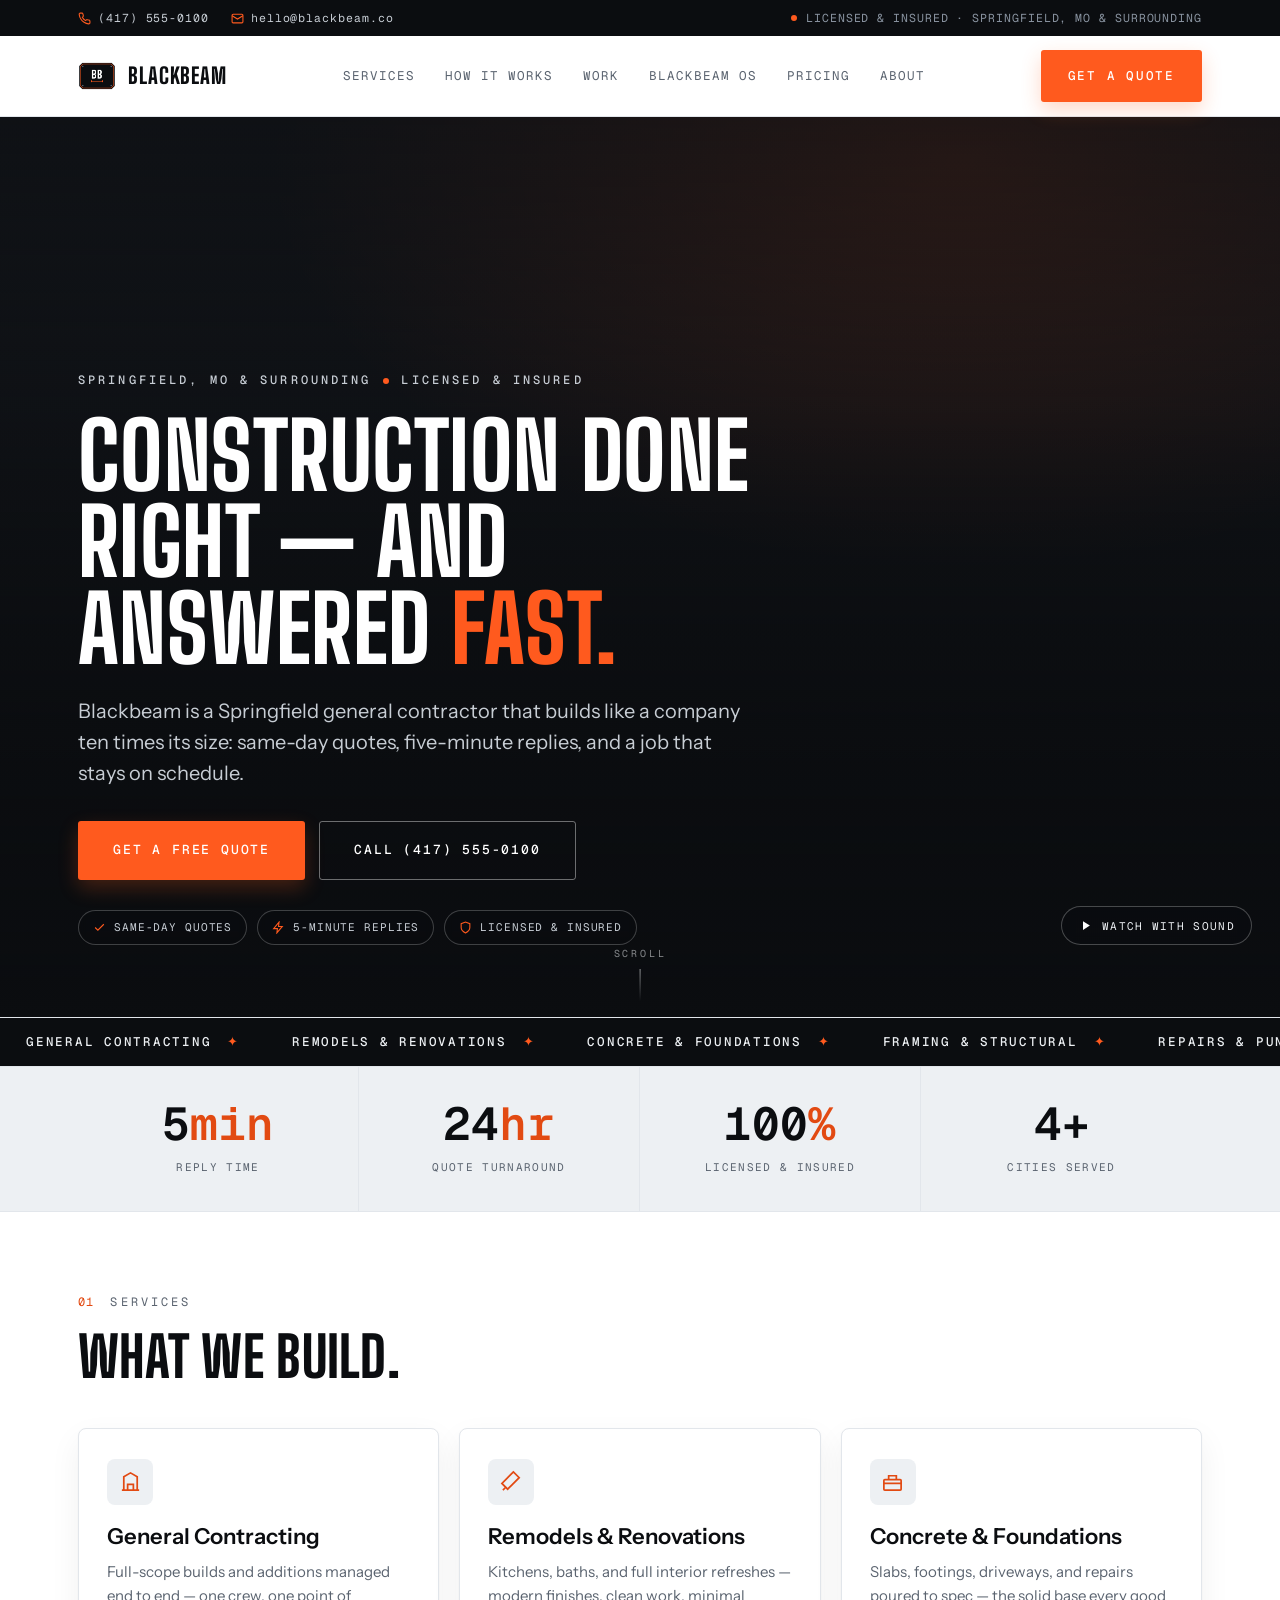
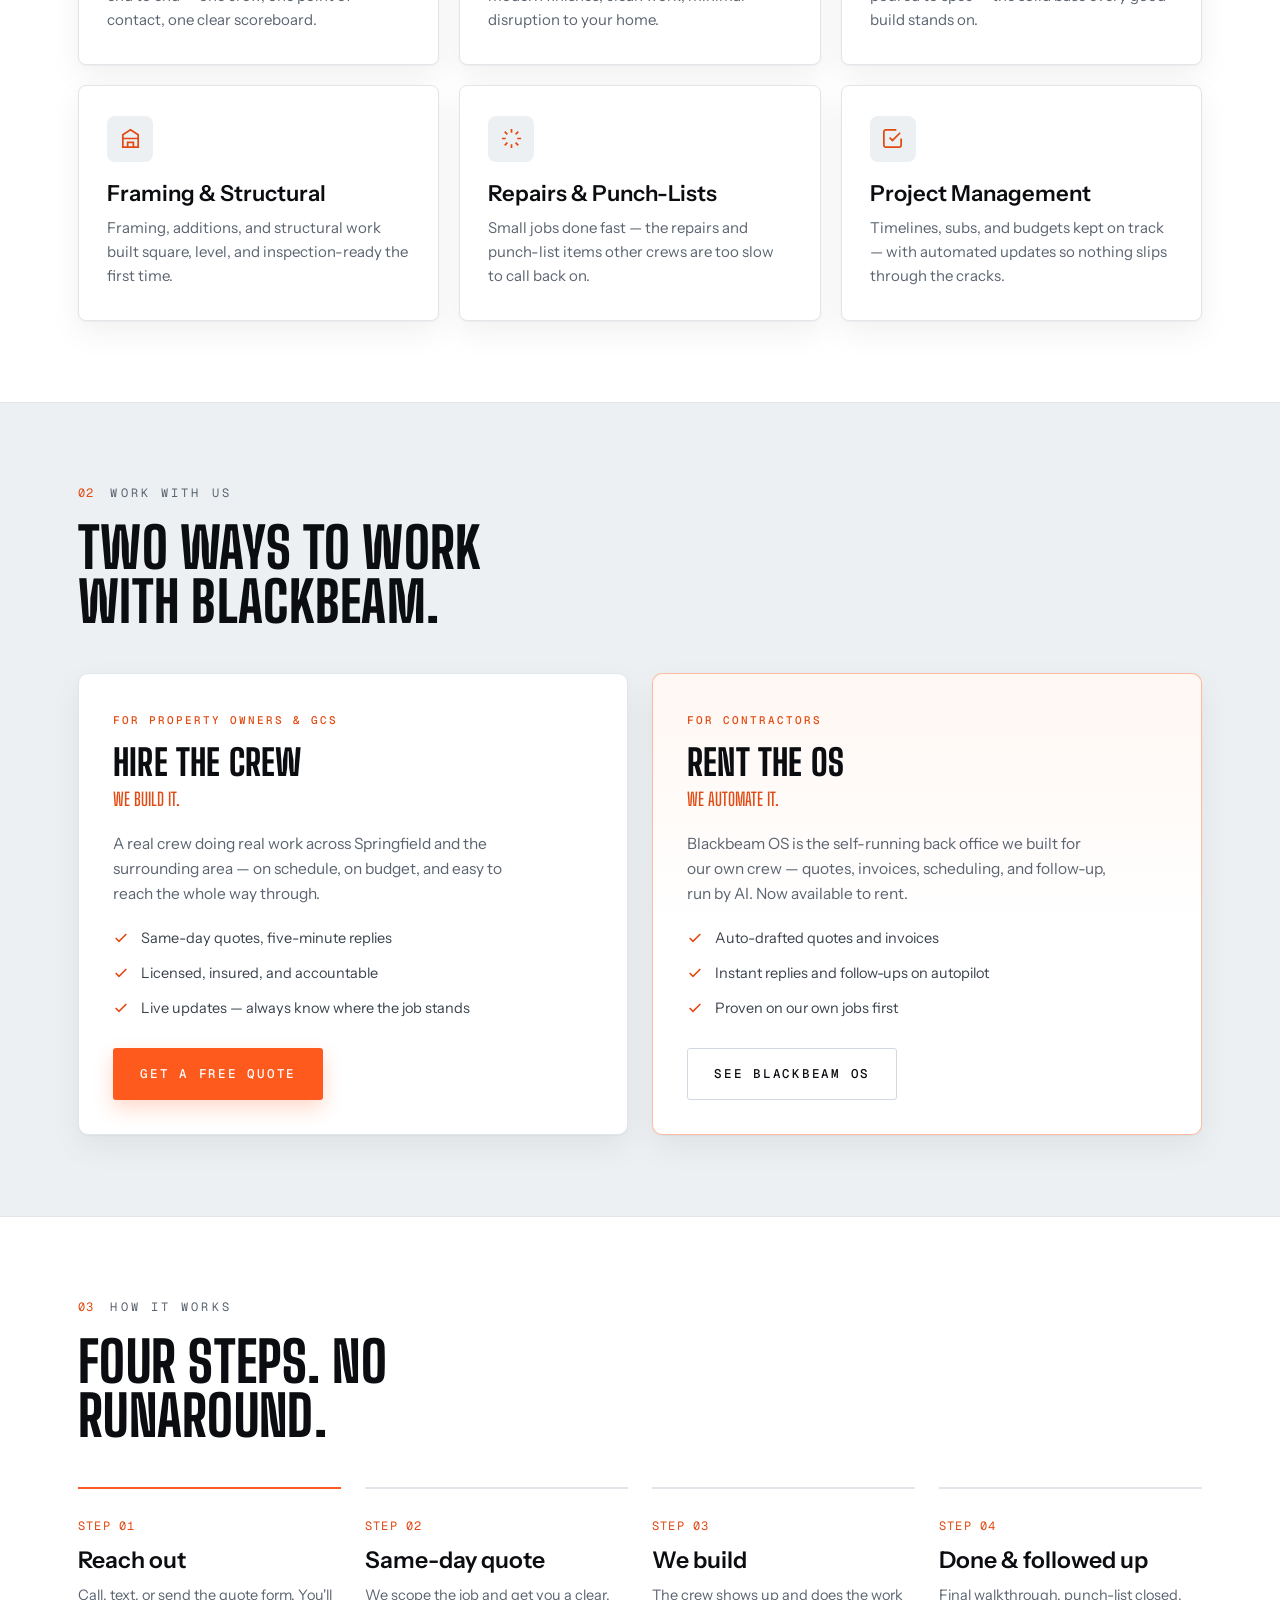
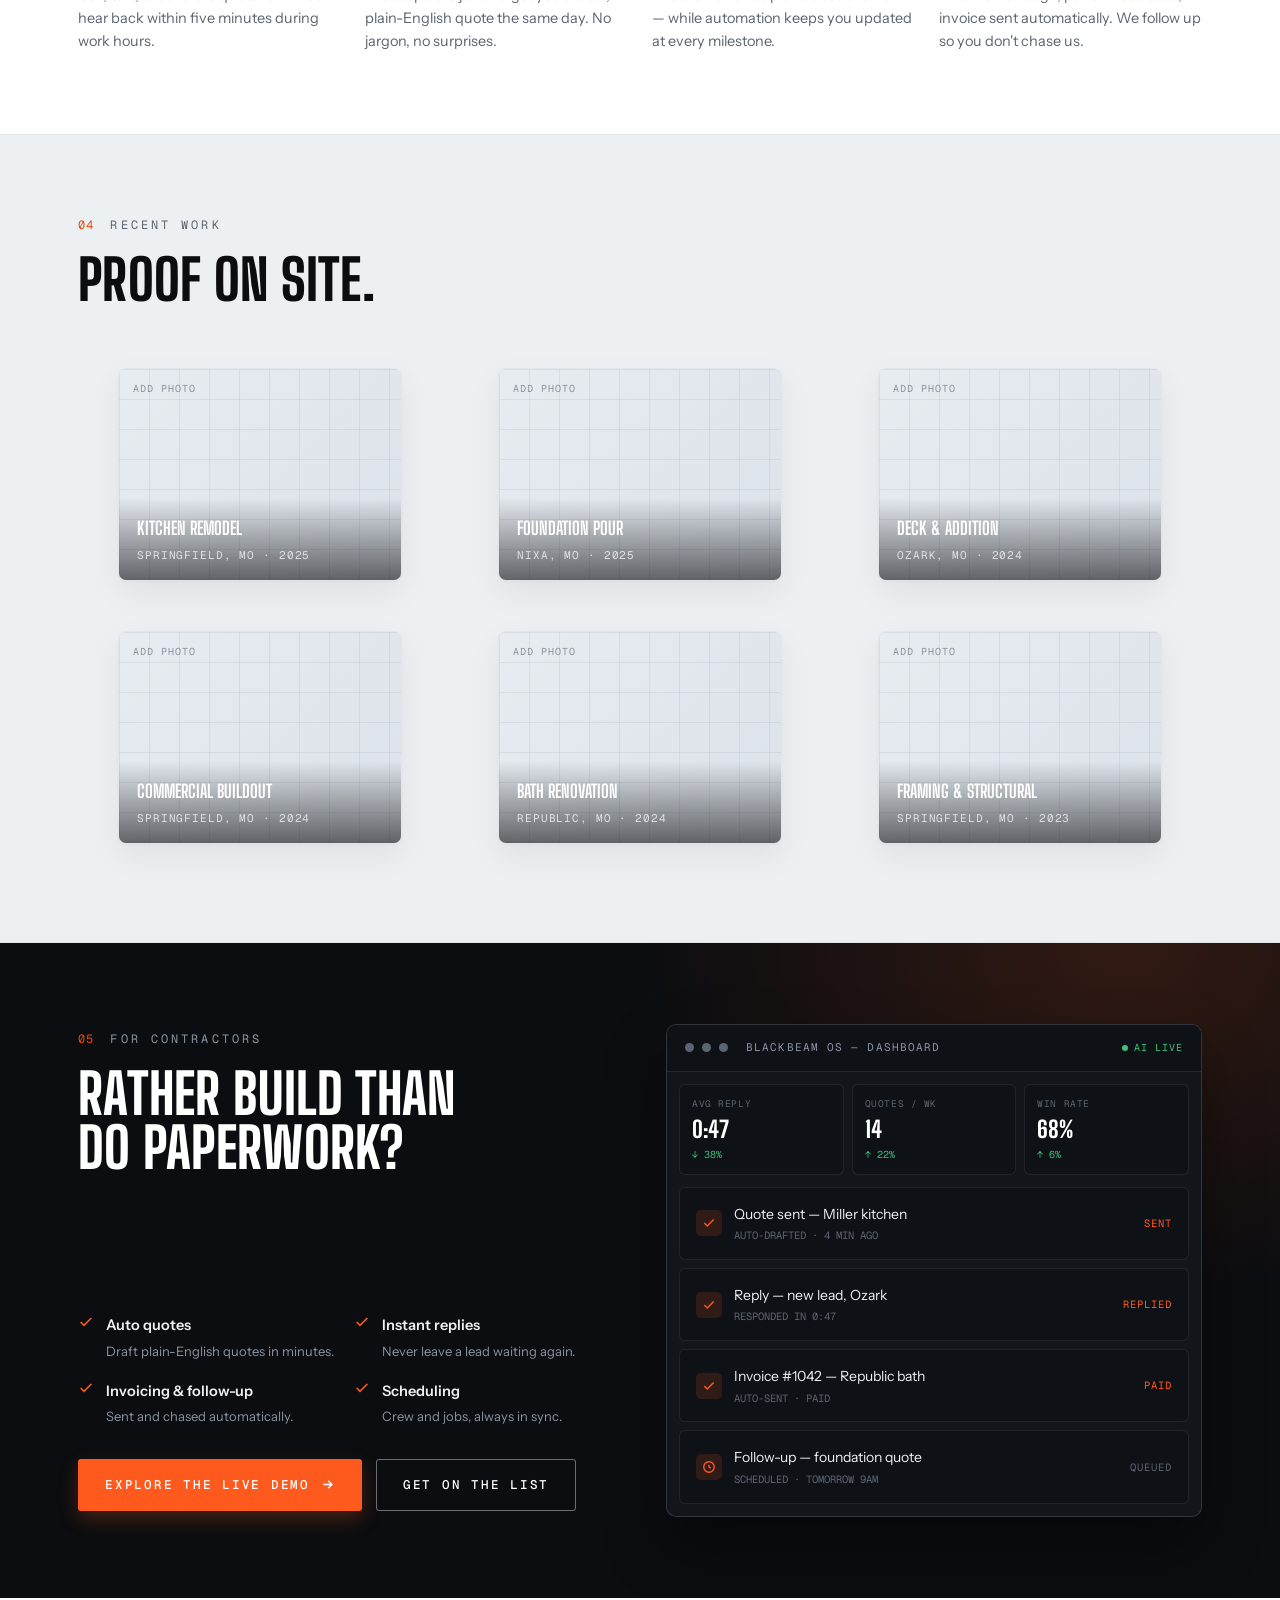
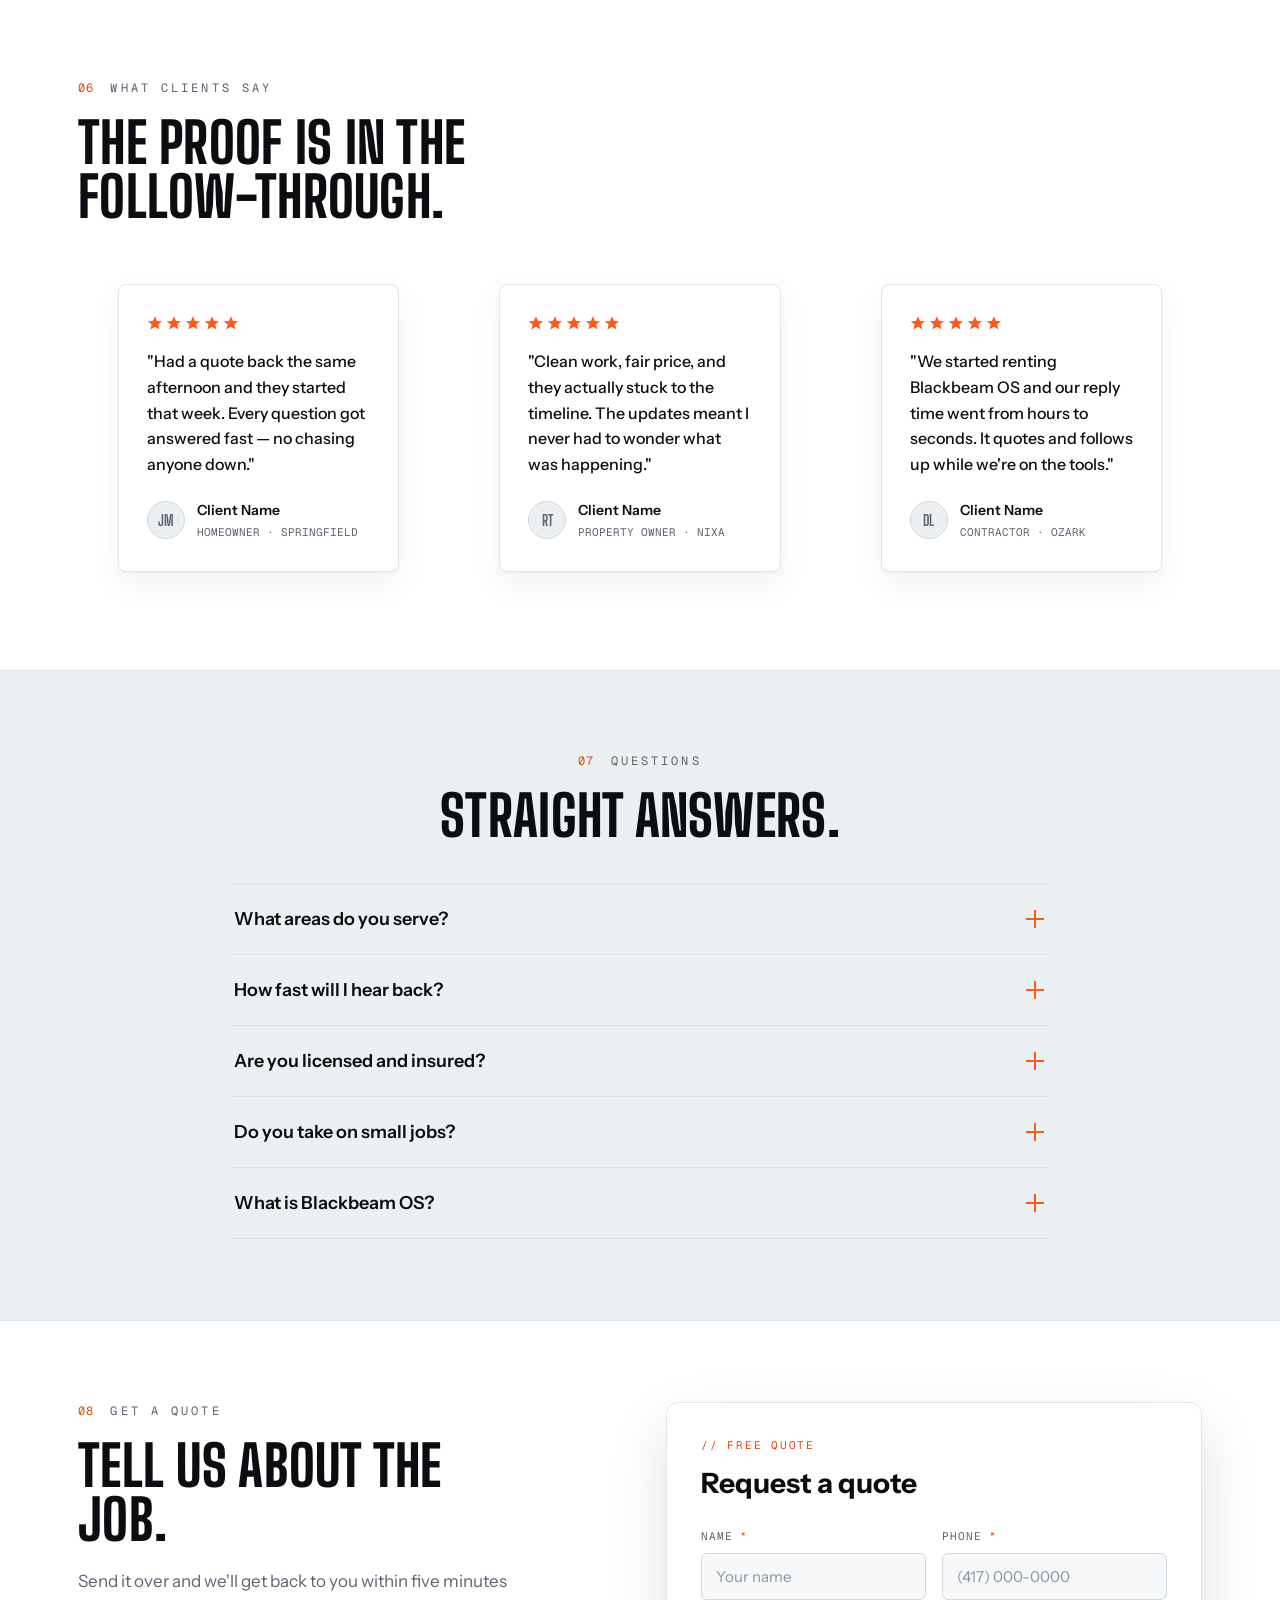
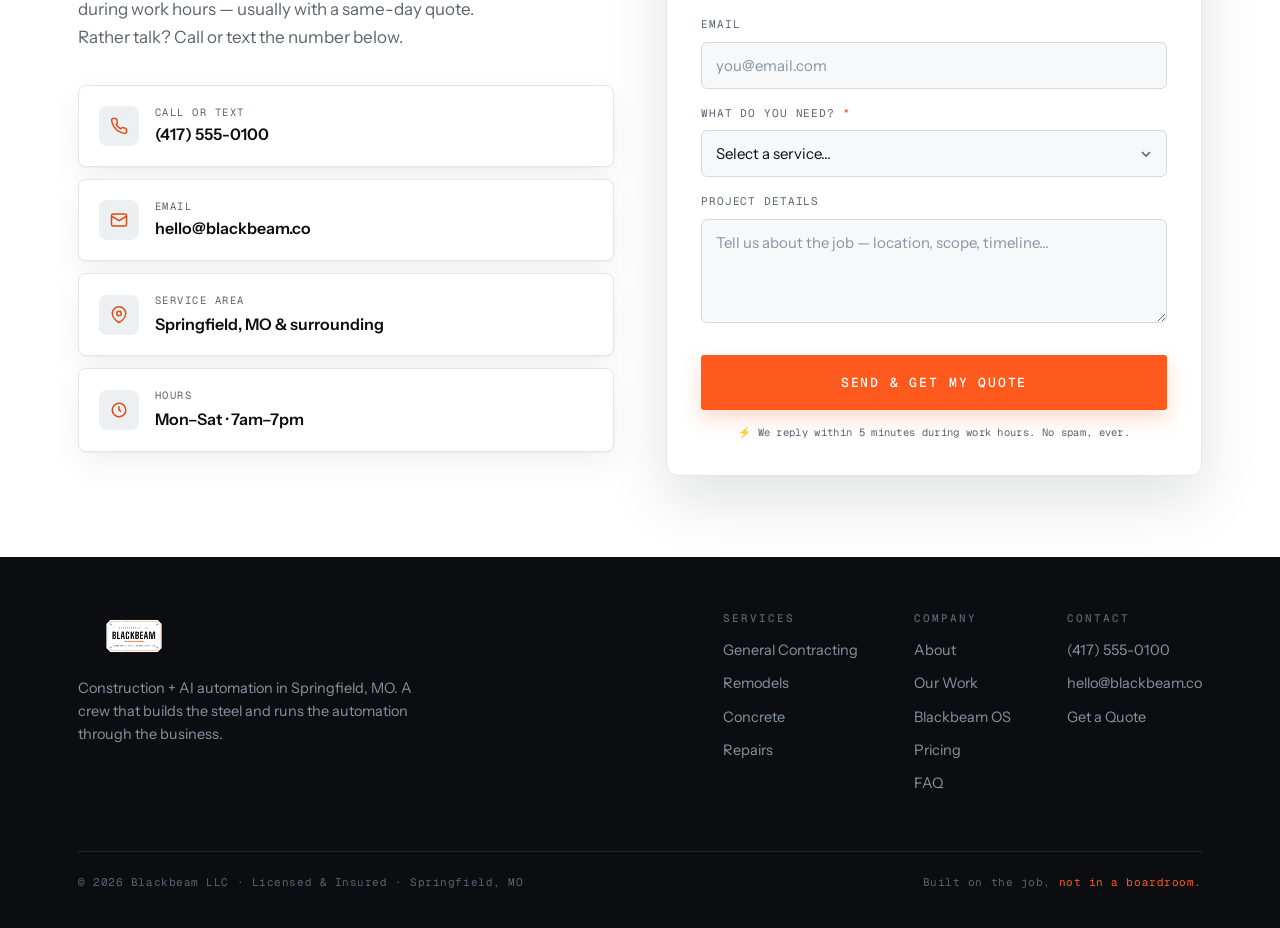
<file: index.html>
<!doctype html>
<html lang="en">
<head>
<meta charset="utf-8" />
<meta name="viewport" content="width=device-width,initial-scale=1" />

<!-- ============ SEO ============ -->
<!-- EDIT: replace https://blackbeam.co with your real domain everywhere it appears -->
<title>Blackbeam | Construction &amp; Remodeling in Springfield, MO</title>
<meta name="description" content="Blackbeam is a licensed, insured construction company in Springfield, MO — general contracting, remodels, concrete, framing and repairs, with same-day quotes and five-minute replies. Get a free quote today." />
<meta name="keywords" content="construction company Springfield MO, general contractor Springfield Missouri, remodeling, home renovation, concrete contractor, framing, foundation repair, Nixa, Ozark, Republic" />
<meta name="robots" content="index,follow,max-image-preview:large" />
<meta name="author" content="Blackbeam LLC" />
<link rel="canonical" href="https://blackbeam.co/" />

<!-- Open Graph -->
<meta property="og:type" content="website" />
<meta property="og:site_name" content="Blackbeam" />
<meta property="og:title" content="Blackbeam | Construction &amp; Remodeling in Springfield, MO" />
<meta property="og:description" content="A licensed, insured Springfield construction crew with same-day quotes and five-minute replies. Get a free quote today." />
<meta property="og:url" content="https://blackbeam.co/" />
<meta property="og:image" content="https://blackbeam.co/assets/blackbeam-badge-dark.png" />
<!-- Twitter -->
<meta name="twitter:card" content="summary_large_image" />
<meta name="twitter:title" content="Blackbeam | Construction &amp; Remodeling in Springfield, MO" />
<meta name="twitter:description" content="A licensed, insured Springfield construction crew with same-day quotes and five-minute replies." />
<meta name="twitter:image" content="https://blackbeam.co/assets/blackbeam-badge-dark.png" />
<meta name="geo.region" content="US-MO" />
<meta name="geo.placename" content="Springfield, Missouri" />
<meta property="og:locale" content="en_US" />
<meta name="theme-color" content="#FF5A1E" />

<link rel="icon" type="image/png" href="assets/blackbeam-plate-icon.png" />
<link rel="apple-touch-icon" href="assets/blackbeam-avatar.png" />

<link rel="preconnect" href="https://fonts.googleapis.com">
<link rel="preconnect" href="https://fonts.gstatic.com" crossorigin>
<link href="https://fonts.googleapis.com/css2?family=Big+Shoulders+Display:wght@500;600;700;800;900&family=Instrument+Sans:ital,wght@0,400;0,500;0,600;1,400&family=Geist+Mono:wght@400;500;600&display=swap" rel="stylesheet">
<link rel="stylesheet" href="styles.css?v=4">

<!-- ============ STRUCTURED DATA ============ -->
<script type="application/ld+json">
{
  "@context": "https://schema.org",
  "@type": "GeneralContractor",
  "@id": "https://blackbeam.co/#business",
  "name": "Blackbeam",
  "legalName": "Blackbeam LLC",
  "description": "Licensed and insured construction company in Springfield, MO offering general contracting, remodeling, concrete, framing and repairs — with same-day quotes and five-minute replies.",
  "url": "https://blackbeam.co/",
  "telephone": "+1-417-555-0100",
  "email": "hello@blackbeam.co",
  "priceRange": "$$",
  "image": "https://blackbeam.co/assets/blackbeam-badge-dark.png",
  "logo": "https://blackbeam.co/assets/blackbeam-avatar.png",
  "address": {
    "@type": "PostalAddress",
    "addressLocality": "Springfield",
    "addressRegion": "MO",
    "addressCountry": "US"
  },
  "areaServed": [
    { "@type": "City", "name": "Springfield" },
    { "@type": "City", "name": "Nixa" },
    { "@type": "City", "name": "Ozark" },
    { "@type": "City", "name": "Republic" }
  ],
  "openingHoursSpecification": [{
    "@type": "OpeningHoursSpecification",
    "dayOfWeek": ["Monday","Tuesday","Wednesday","Thursday","Friday","Saturday"],
    "opens": "07:00", "closes": "19:00"
  }],
  "slogan": "Built on the job, not in a boardroom.",
  "knowsAbout": ["General Contracting","Remodeling","Concrete","Framing","Foundations","Construction Automation"]
}
</script>
<script type="application/ld+json">
{
  "@context": "https://schema.org",
  "@type": "FAQPage",
  "mainEntity": [
    {"@type":"Question","name":"What areas do you serve?","acceptedAnswer":{"@type":"Answer","text":"Springfield, MO and the surrounding communities — Nixa, Ozark, Republic, and nearby. Send the quote form or call us and we'll confirm if you're in range."}},
    {"@type":"Question","name":"How fast will I hear back?","acceptedAnswer":{"@type":"Answer","text":"Within five minutes during work hours — that's our standard, not a best-case. Most jobs get a full quote the same day."}},
    {"@type":"Question","name":"Are you licensed and insured?","acceptedAnswer":{"@type":"Answer","text":"Yes — Blackbeam is fully licensed and insured, and we're happy to share documentation before any work begins."}},
    {"@type":"Question","name":"Do you take on small jobs?","acceptedAnswer":{"@type":"Answer","text":"Yes. Repairs and punch-list items are exactly the kind of fast, well-run work our system is built for."}}
  ]
}
</script>
</head>
<body>

<!-- ============ TOP BAR ============ -->
<!-- EDIT: real phone + email -->
<div class="topbar">
  <div class="topbar-inner">
    <div class="topbar-left">
      <a href="tel:+14175550100"><svg viewBox="0 0 24 24"><path d="M22 16.9v3a2 2 0 0 1-2.2 2 19.8 19.8 0 0 1-8.6-3 19.5 19.5 0 0 1-6-6 19.8 19.8 0 0 1-3-8.6A2 2 0 0 1 4.1 2h3a2 2 0 0 1 2 1.7c.1 1 .4 1.9.7 2.8a2 2 0 0 1-.5 2.1L8.1 9.9a16 16 0 0 0 6 6l1.3-1.3a2 2 0 0 1 2.1-.4c.9.3 1.8.6 2.8.7a2 2 0 0 1 1.7 2Z"/></svg>(417) 555-0100</a>
      <a href="mailto:hello@blackbeam.co"><svg viewBox="0 0 24 24"><rect x="2" y="4" width="20" height="16" rx="2"/><path d="m22 7-10 6L2 7"/></svg>hello@blackbeam.co</a>
    </div>
    <div class="topbar-right"><span class="dot"></span> LICENSED &amp; INSURED · SPRINGFIELD, MO &amp; SURROUNDING</div>
  </div>
</div>

<!-- ============ NAV ============ -->
<header>
<nav class="nav" id="nav" aria-label="Primary">
  <div class="nav-inner">
    <a href="index.html" class="brand" aria-label="Blackbeam — home">
      <img class="logo-tile" src="assets/blackbeam-plate-icon.png" alt="Blackbeam badge" width="600" height="600">
      <span class="word">BLACKBEAM</span>
    </a>
    <div class="nav-links">
      <a href="#services">Services</a>
      <a href="#process">How It Works</a>
      <a href="#work">Work</a>
      <a href="#os">Blackbeam OS</a>
      <a href="pricing.html">Pricing</a>
      <a href="about.html">About</a>
    </div>
    <div class="nav-cta">
      <a href="#contact" class="btn btn-primary">Get a Quote</a>
      <button class="nav-toggle" id="navToggle" aria-label="Open menu" aria-expanded="false"><span></span></button>
    </div>
  </div>
</nav>
<div class="mobile-menu" id="mobileMenu">
  <a href="#services">Services</a>
  <a href="#process">How It Works</a>
  <a href="#work">Work</a>
  <a href="#os">Blackbeam OS</a>
      <a href="pricing.html">Pricing</a>
  <a href="about.html">About</a>
  <a href="#contact" class="btn btn-primary">Get a Quote</a>
</div>
</header>

<main>

<!-- ============ HERO ============ -->
<section class="hero" aria-label="Intro">
  <!-- ============================================================
       BORDER-TO-BORDER AUTOPLAY TRAILER
       Current video id: 3r33U_6Buiw (appears in the hero src, the &playlist=
       loop param, and the modal data-embed below). To change it, replace all
       three — use the SAME id in the src and &playlist= so it loops.
       Autoplay requires mute=1 — the sound button (bottom-right) opens the
       full trailer with audio. A self-hosted <video> is fine too:
       <video autoplay muted loop playsinline><source src="trailer.mp4"></video>
       ============================================================ -->
  <div class="hero-video">
    <iframe
      src="https://www.youtube-nocookie.com/embed/3r33U_6Buiw?autoplay=1&mute=1&loop=1&playlist=3r33U_6Buiw&controls=0&showinfo=0&rel=0&modestbranding=1&iv_load_policy=3&playsinline=1&disablekb=1"
      title="Construction timelapse" allow="autoplay; encrypted-media" frameborder="0" tabindex="-1" aria-hidden="true"></iframe>
  </div>
  <div class="hero-scrim"></div>

  <div class="hero-inner">
    <div class="hero-eyebrow">
      <span class="eyebrow">Springfield, MO &amp; surrounding</span>
      <span class="dot"></span>
      <span class="eyebrow">Licensed &amp; Insured</span>
    </div>
    <h1>Construction done right — and answered <em>fast.</em></h1>
    <p class="hero-sub">Blackbeam is a Springfield general contractor that builds like a company ten times its size: same-day quotes, five-minute replies, and a job that stays on schedule.</p>
    <div class="hero-actions">
      <a href="#contact" class="btn btn-primary btn-lg">Get a Free Quote</a>
      <a href="tel:+14175550100" class="btn btn-ghost-light btn-lg">Call (417) 555-0100</a>
    </div>
    <div class="hero-chips">
      <span class="chip"><svg viewBox="0 0 24 24"><path d="M20 6 9 17l-5-5"/></svg>Same-Day Quotes</span>
      <span class="chip"><svg viewBox="0 0 24 24"><path d="M13 2 3 14h7l-1 8 10-12h-7z"/></svg>5-Minute Replies</span>
      <span class="chip"><svg viewBox="0 0 24 24"><path d="M12 22s8-4 8-10V5l-8-3-8 3v7c0 6 8 10 8 10Z"/></svg>Licensed &amp; Insured</span>
    </div>
  </div>

  <button class="hero-sound" data-trailer aria-label="Watch the trailer with sound">
    <svg viewBox="0 0 24 24" aria-hidden="true"><path d="M8 5v14l11-7z"/></svg>
    Watch with sound
  </button>
  <div class="scroll-hint" aria-hidden="true"><span>Scroll</span><span class="bar"></span></div>
</section>

<!-- ============ TICKER ============ -->
<div class="ticker" aria-hidden="true">
  <div class="ticker-track">
    <span class="ticker-item"><b>GENERAL CONTRACTING</b><span class="sep">✦</span></span>
    <span class="ticker-item"><b>REMODELS &amp; RENOVATIONS</b><span class="sep">✦</span></span>
    <span class="ticker-item"><b>CONCRETE &amp; FOUNDATIONS</b><span class="sep">✦</span></span>
    <span class="ticker-item"><b>FRAMING &amp; STRUCTURAL</b><span class="sep">✦</span></span>
    <span class="ticker-item"><b>REPAIRS &amp; PUNCH-LISTS</b><span class="sep">✦</span></span>
    <span class="ticker-item"><b>PROJECT MANAGEMENT</b><span class="sep">✦</span></span>
    <span class="ticker-item"><b>GENERAL CONTRACTING</b><span class="sep">✦</span></span>
    <span class="ticker-item"><b>REMODELS &amp; RENOVATIONS</b><span class="sep">✦</span></span>
    <span class="ticker-item"><b>CONCRETE &amp; FOUNDATIONS</b><span class="sep">✦</span></span>
    <span class="ticker-item"><b>FRAMING &amp; STRUCTURAL</b><span class="sep">✦</span></span>
    <span class="ticker-item"><b>REPAIRS &amp; PUNCH-LISTS</b><span class="sep">✦</span></span>
    <span class="ticker-item"><b>PROJECT MANAGEMENT</b><span class="sep">✦</span></span>
  </div>
</div>

<!-- ============ STATS ============ -->
<!-- EDIT: swap for real figures -->
<div class="bg-fog b-line">
  <div class="wrap"><div class="stats-grid">
    <div class="stat"><div class="num">5<span class="u">min</span></div><div class="lbl">Reply time</div></div>
    <div class="stat"><div class="num">24<span class="u">hr</span></div><div class="lbl">Quote turnaround</div></div>
    <div class="stat"><div class="num">100<span class="u">%</span></div><div class="lbl">Licensed &amp; insured</div></div>
    <div class="stat"><div class="num">4+</div><div class="lbl">Cities served</div></div>
  </div></div>
</div>

<!-- ============ SERVICES ============ -->
<section class="block b-line" id="services" aria-labelledby="svc-h">
  <div class="wrap">
    <div class="sec-head reveal"><span class="sec-num">01</span><span class="sec-kicker">Services</span></div>
    <h2 class="h2 reveal" id="svc-h" style="max-width:15ch">What we build.</h2>
    <div class="svc-grid">
      <article class="svc reveal">
        <div class="ico"><svg viewBox="0 0 24 24"><path d="M3 21h18M5 21V7l7-4 7 4v14M9 21v-6h6v6"/></svg></div>
        <h3>General Contracting</h3>
        <p>Full-scope builds and additions managed end to end — one crew, one point of contact, one clear scoreboard.</p>
      </article>
      <article class="svc reveal">
        <div class="ico"><svg viewBox="0 0 24 24"><path d="M14 2 6 10l-4 4 6 6 4-4 8-8-6-6ZM3 21l3-3"/></svg></div>
        <h3>Remodels &amp; Renovations</h3>
        <p>Kitchens, baths, and full interior refreshes — modern finishes, clean work, minimal disruption to your home.</p>
      </article>
      <article class="svc reveal">
        <div class="ico"><svg viewBox="0 0 24 24"><rect x="3" y="10" width="18" height="11" rx="1"/><path d="M3 14h18M8 10V6h8v4"/></svg></div>
        <h3>Concrete &amp; Foundations</h3>
        <p>Slabs, footings, driveways, and repairs poured to spec — the solid base every good build stands on.</p>
      </article>
      <article class="svc reveal">
        <div class="ico"><svg viewBox="0 0 24 24"><path d="M3 21h18M4 21V8l8-5 8 5v13M4 12h16M9 21v-5h6v5"/></svg></div>
        <h3>Framing &amp; Structural</h3>
        <p>Framing, additions, and structural work built square, level, and inspection-ready the first time.</p>
      </article>
      <article class="svc reveal">
        <div class="ico"><svg viewBox="0 0 24 24"><path d="M12 2v4M12 18v4M4.9 4.9l2.8 2.8M16.3 16.3l2.8 2.8M2 12h4M18 12h4M4.9 19.1l2.8-2.8M16.3 7.7l2.8-2.8"/></svg></div>
        <h3>Repairs &amp; Punch-Lists</h3>
        <p>Small jobs done fast — the repairs and punch-list items other crews are too slow to call back on.</p>
      </article>
      <article class="svc reveal">
        <div class="ico"><svg viewBox="0 0 24 24"><path d="M9 11l3 3 8-8M21 12v7a2 2 0 0 1-2 2H5a2 2 0 0 1-2-2V5a2 2 0 0 1 2-2h11"/></svg></div>
        <h3>Project Management</h3>
        <p>Timelines, subs, and budgets kept on track — with automated updates so nothing slips through the cracks.</p>
      </article>
    </div>
  </div>
</section>

<!-- ============ TWO PATHS ============ -->
<section class="block b-line bg-fog" id="offer" aria-labelledby="offer-h">
  <div class="wrap">
    <div class="sec-head reveal"><span class="sec-num">02</span><span class="sec-kicker">Work with us</span></div>
    <h2 class="h2 reveal" id="offer-h" style="max-width:18ch">Two ways to work with Blackbeam.</h2>
    <div class="paths-grid">
      <article class="path-card reveal">
        <div class="badge"><b>For property owners &amp; GCs</b></div>
        <h3>Hire the Crew</h3>
        <div class="tagline">We build it.</div>
        <p>A real crew doing real work across Springfield and the surrounding area — on schedule, on budget, and easy to reach the whole way through.</p>
        <ul class="path-list">
          <li><svg class="ck" viewBox="0 0 24 24"><path d="M20 6 9 17l-5-5"/></svg> Same-day quotes, five-minute replies</li>
          <li><svg class="ck" viewBox="0 0 24 24"><path d="M20 6 9 17l-5-5"/></svg> Licensed, insured, and accountable</li>
          <li><svg class="ck" viewBox="0 0 24 24"><path d="M20 6 9 17l-5-5"/></svg> Live updates — always know where the job stands</li>
        </ul>
        <div class="cta"><a href="#contact" class="btn btn-primary">Get a Free Quote</a></div>
      </article>
      <article class="path-card accent reveal">
        <div class="badge"><b>For contractors</b></div>
        <h3>Rent the OS</h3>
        <div class="tagline">We automate it.</div>
        <p>Blackbeam OS is the self-running back office we built for our own crew — quotes, invoices, scheduling, and follow-up, run by AI. Now available to rent.</p>
        <ul class="path-list">
          <li><svg class="ck" viewBox="0 0 24 24"><path d="M20 6 9 17l-5-5"/></svg> Auto-drafted quotes and invoices</li>
          <li><svg class="ck" viewBox="0 0 24 24"><path d="M20 6 9 17l-5-5"/></svg> Instant replies and follow-ups on autopilot</li>
          <li><svg class="ck" viewBox="0 0 24 24"><path d="M20 6 9 17l-5-5"/></svg> Proven on our own jobs first</li>
        </ul>
        <div class="cta"><a href="#os" class="btn btn-outline">See Blackbeam OS</a></div>
      </article>
    </div>
  </div>
</section>

<!-- ============ PROCESS ============ -->
<section class="block b-line" id="process" aria-labelledby="proc-h">
  <div class="wrap">
    <div class="sec-head reveal"><span class="sec-num">03</span><span class="sec-kicker">How it works</span></div>
    <h2 class="h2 reveal" id="proc-h" style="max-width:16ch">Four steps. No runaround.</h2>
    <div class="proc-grid">
      <div class="proc accent reveal"><div class="step">STEP 01</div><h3>Reach out</h3><p>Call, text, or send the quote form. You'll hear back within five minutes during work hours.</p></div>
      <div class="proc reveal"><div class="step">STEP 02</div><h3>Same-day quote</h3><p>We scope the job and get you a clear, plain-English quote the same day. No jargon, no surprises.</p></div>
      <div class="proc reveal"><div class="step">STEP 03</div><h3>We build</h3><p>The crew shows up and does the work — while automation keeps you updated at every milestone.</p></div>
      <div class="proc reveal"><div class="step">STEP 04</div><h3>Done &amp; followed up</h3><p>Final walkthrough, punch-list closed, invoice sent automatically. We follow up so you don't chase us.</p></div>
    </div>
  </div>
</section>

<!-- ============ WORK ============ -->
<!-- EDIT: replace each .work-item with a real project photo:
     <figure class="work-item" style="background-image:url('projects/job1.jpg');background-size:cover"> ... </figure> -->
<section class="block b-line bg-fog" id="work" aria-labelledby="work-h">
  <div class="wrap">
    <div class="sec-head reveal"><span class="sec-num">04</span><span class="sec-kicker">Recent work</span></div>
    <h2 class="h2 reveal" id="work-h" style="max-width:16ch">Proof on site.</h2>
    <div class="work-grid">
      <figure class="work-item reveal"><span class="work-note">Add photo</span><figcaption class="work-cap"><div class="t">Kitchen Remodel</div><div class="m">SPRINGFIELD, MO · 2025</div></figcaption></figure>
      <figure class="work-item reveal"><span class="work-note">Add photo</span><figcaption class="work-cap"><div class="t">Foundation Pour</div><div class="m">NIXA, MO · 2025</div></figcaption></figure>
      <figure class="work-item reveal"><span class="work-note">Add photo</span><figcaption class="work-cap"><div class="t">Deck &amp; Addition</div><div class="m">OZARK, MO · 2024</div></figcaption></figure>
      <figure class="work-item reveal"><span class="work-note">Add photo</span><figcaption class="work-cap"><div class="t">Commercial Buildout</div><div class="m">SPRINGFIELD, MO · 2024</div></figcaption></figure>
      <figure class="work-item reveal"><span class="work-note">Add photo</span><figcaption class="work-cap"><div class="t">Bath Renovation</div><div class="m">REPUBLIC, MO · 2024</div></figcaption></figure>
      <figure class="work-item reveal"><span class="work-note">Add photo</span><figcaption class="work-cap"><div class="t">Framing &amp; Structural</div><div class="m">SPRINGFIELD, MO · 2023</div></figcaption></figure>
    </div>
  </div>
</section>

<!-- ============ BLACKBEAM OS ============ -->
<section class="block os" id="os" aria-labelledby="os-h">
  <div class="wrap">
    <div class="os-grid">
      <div class="os-copy">
        <div class="sec-head reveal"><span class="sec-num">05</span><span class="sec-kicker">For contractors</span></div>
        <h2 class="h2 reveal" id="os-h">Rather build than do paperwork?</h2>
        <p class="reveal">Blackbeam OS is the self-running back office we built for our own crew — now available to rent. Quotes, invoices, scheduling, and customer follow-up, handled by AI. Proven on our jobs first.</p>
        <div class="os-feats reveal">
          <div class="os-feat"><svg class="ck" viewBox="0 0 24 24"><path d="M20 6 9 17l-5-5"/></svg><div><b>Auto quotes</b><span>Draft plain-English quotes in minutes.</span></div></div>
          <div class="os-feat"><svg class="ck" viewBox="0 0 24 24"><path d="M20 6 9 17l-5-5"/></svg><div><b>Instant replies</b><span>Never leave a lead waiting again.</span></div></div>
          <div class="os-feat"><svg class="ck" viewBox="0 0 24 24"><path d="M20 6 9 17l-5-5"/></svg><div><b>Invoicing &amp; follow-up</b><span>Sent and chased automatically.</span></div></div>
          <div class="os-feat"><svg class="ck" viewBox="0 0 24 24"><path d="M20 6 9 17l-5-5"/></svg><div><b>Scheduling</b><span>Crew and jobs, always in sync.</span></div></div>
        </div>
        <div class="cta">
          <a href="os/index.html" class="btn btn-primary">Explore the live demo <svg viewBox="0 0 24 24" fill="none" stroke="currentColor" stroke-width="2.4" style="width:15px;height:15px"><path d="M5 12h14M13 6l6 6-6 6"/></svg></a>
          <a href="#contact" class="btn btn-ghost-light">Get on the List</a>
        </div>
      </div>
      <div class="os-panel reveal" aria-hidden="true">
        <div class="bar"><span class="d"></span><span class="d"></span><span class="d"></span><span class="ttl">BLACKBEAM OS — DASHBOARD</span><span class="live"><span class="ld"></span>AI LIVE</span></div>
        <div class="os-stats">
          <div class="os-stat"><span class="k">Avg reply</span><span class="v">0:47</span><span class="dl">↓ 38%</span></div>
          <div class="os-stat"><span class="k">Quotes / wk</span><span class="v">14</span><span class="dl">↑ 22%</span></div>
          <div class="os-stat"><span class="k">Win rate</span><span class="v">68%</span><span class="dl">↑ 6%</span></div>
        </div>
        <div class="os-rows">
          <div class="os-row"><div class="l"><span class="tick"><svg viewBox="0 0 24 24"><path d="M20 6 9 17l-5-5"/></svg></span><div><div class="name">Quote sent — Miller kitchen</div><div class="sub">AUTO-DRAFTED · 4 MIN AGO</div></div></div><span class="status">Sent</span></div>
          <div class="os-row"><div class="l"><span class="tick"><svg viewBox="0 0 24 24"><path d="M20 6 9 17l-5-5"/></svg></span><div><div class="name">Reply — new lead, Ozark</div><div class="sub">RESPONDED IN 0:47</div></div></div><span class="status">Replied</span></div>
          <div class="os-row"><div class="l"><span class="tick"><svg viewBox="0 0 24 24"><path d="M20 6 9 17l-5-5"/></svg></span><div><div class="name">Invoice #1042 — Republic bath</div><div class="sub">AUTO-SENT · PAID</div></div></div><span class="status">Paid</span></div>
          <div class="os-row muted"><div class="l"><span class="tick"><svg viewBox="0 0 24 24"><circle cx="12" cy="12" r="9"/><path d="M12 8v4l3 2"/></svg></span><div><div class="name">Follow-up — foundation quote</div><div class="sub">SCHEDULED · TOMORROW 9AM</div></div></div><span class="status">Queued</span></div>
        </div>
      </div>
    </div>
  </div>
</section>

<!-- ============ TESTIMONIALS ============ -->
<!-- EDIT: replace with real client reviews -->
<section class="block b-line" id="reviews" aria-labelledby="rev-h">
  <div class="wrap">
    <div class="sec-head reveal"><span class="sec-num">06</span><span class="sec-kicker">What clients say</span></div>
    <h2 class="h2 reveal" id="rev-h" style="max-width:18ch">The proof is in the follow-through.</h2>
    <div class="tst-grid">
      <figure class="tst reveal">
        <div class="stars"><svg viewBox="0 0 24 24"><path d="M12 2l3 6.9 7.5.6-5.7 4.9 1.8 7.3L12 17.8 5.1 21.7l1.8-7.3L1.2 9.5 8.7 8.9z"/></svg><svg viewBox="0 0 24 24"><path d="M12 2l3 6.9 7.5.6-5.7 4.9 1.8 7.3L12 17.8 5.1 21.7l1.8-7.3L1.2 9.5 8.7 8.9z"/></svg><svg viewBox="0 0 24 24"><path d="M12 2l3 6.9 7.5.6-5.7 4.9 1.8 7.3L12 17.8 5.1 21.7l1.8-7.3L1.2 9.5 8.7 8.9z"/></svg><svg viewBox="0 0 24 24"><path d="M12 2l3 6.9 7.5.6-5.7 4.9 1.8 7.3L12 17.8 5.1 21.7l1.8-7.3L1.2 9.5 8.7 8.9z"/></svg><svg viewBox="0 0 24 24"><path d="M12 2l3 6.9 7.5.6-5.7 4.9 1.8 7.3L12 17.8 5.1 21.7l1.8-7.3L1.2 9.5 8.7 8.9z"/></svg></div>
        <blockquote>"Had a quote back the same afternoon and they started that week. Every question got answered fast — no chasing anyone down."</blockquote>
        <figcaption class="who"><span class="av">JM</span><div><div class="nm">Client Name</div><div class="rl">HOMEOWNER · SPRINGFIELD</div></div></figcaption>
      </figure>
      <figure class="tst reveal">
        <div class="stars"><svg viewBox="0 0 24 24"><path d="M12 2l3 6.9 7.5.6-5.7 4.9 1.8 7.3L12 17.8 5.1 21.7l1.8-7.3L1.2 9.5 8.7 8.9z"/></svg><svg viewBox="0 0 24 24"><path d="M12 2l3 6.9 7.5.6-5.7 4.9 1.8 7.3L12 17.8 5.1 21.7l1.8-7.3L1.2 9.5 8.7 8.9z"/></svg><svg viewBox="0 0 24 24"><path d="M12 2l3 6.9 7.5.6-5.7 4.9 1.8 7.3L12 17.8 5.1 21.7l1.8-7.3L1.2 9.5 8.7 8.9z"/></svg><svg viewBox="0 0 24 24"><path d="M12 2l3 6.9 7.5.6-5.7 4.9 1.8 7.3L12 17.8 5.1 21.7l1.8-7.3L1.2 9.5 8.7 8.9z"/></svg><svg viewBox="0 0 24 24"><path d="M12 2l3 6.9 7.5.6-5.7 4.9 1.8 7.3L12 17.8 5.1 21.7l1.8-7.3L1.2 9.5 8.7 8.9z"/></svg></div>
        <blockquote>"Clean work, fair price, and they actually stuck to the timeline. The updates meant I never had to wonder what was happening."</blockquote>
        <figcaption class="who"><span class="av">RT</span><div><div class="nm">Client Name</div><div class="rl">PROPERTY OWNER · NIXA</div></div></figcaption>
      </figure>
      <figure class="tst reveal">
        <div class="stars"><svg viewBox="0 0 24 24"><path d="M12 2l3 6.9 7.5.6-5.7 4.9 1.8 7.3L12 17.8 5.1 21.7l1.8-7.3L1.2 9.5 8.7 8.9z"/></svg><svg viewBox="0 0 24 24"><path d="M12 2l3 6.9 7.5.6-5.7 4.9 1.8 7.3L12 17.8 5.1 21.7l1.8-7.3L1.2 9.5 8.7 8.9z"/></svg><svg viewBox="0 0 24 24"><path d="M12 2l3 6.9 7.5.6-5.7 4.9 1.8 7.3L12 17.8 5.1 21.7l1.8-7.3L1.2 9.5 8.7 8.9z"/></svg><svg viewBox="0 0 24 24"><path d="M12 2l3 6.9 7.5.6-5.7 4.9 1.8 7.3L12 17.8 5.1 21.7l1.8-7.3L1.2 9.5 8.7 8.9z"/></svg><svg viewBox="0 0 24 24"><path d="M12 2l3 6.9 7.5.6-5.7 4.9 1.8 7.3L12 17.8 5.1 21.7l1.8-7.3L1.2 9.5 8.7 8.9z"/></svg></div>
        <blockquote>"We started renting Blackbeam OS and our reply time went from hours to seconds. It quotes and follows up while we're on the tools."</blockquote>
        <figcaption class="who"><span class="av">DL</span><div><div class="nm">Client Name</div><div class="rl">CONTRACTOR · OZARK</div></div></figcaption>
      </figure>
    </div>
  </div>
</section>

<!-- ============ FAQ ============ -->
<section class="block b-line bg-fog" id="faq" aria-labelledby="faq-h">
  <div class="wrap">
    <div class="sec-head reveal" style="justify-content:center"><span class="sec-num">07</span><span class="sec-kicker">Questions</span></div>
    <h2 class="h2 reveal" id="faq-h" style="text-align:center">Straight answers.</h2>
    <div class="faq-list">
      <div class="faq-item"><button class="faq-q"><h3>What areas do you serve?</h3><span class="pm"></span></button><div class="faq-a"><p>Springfield, MO and the surrounding communities — Nixa, Ozark, Republic, and nearby. Not sure if you're in range? Send the quote form or give us a call and we'll tell you straight.</p></div></div>
      <div class="faq-item"><button class="faq-q"><h3>How fast will I hear back?</h3><span class="pm"></span></button><div class="faq-a"><p>Within five minutes during work hours — that's our standard, not a best-case. Most jobs get a full quote the same day.</p></div></div>
      <div class="faq-item"><button class="faq-q"><h3>Are you licensed and insured?</h3><span class="pm"></span></button><div class="faq-a"><p>Yes — fully licensed and insured. We're happy to share documentation before any work begins. <em>(Add your license number and insurance details here.)</em></p></div></div>
      <div class="faq-item"><button class="faq-q"><h3>Do you take on small jobs?</h3><span class="pm"></span></button><div class="faq-a"><p>We do. Repairs and punch-list items are exactly the kind of fast, well-run work our system is built for — no job is too small to answer quickly.</p></div></div>
      <div class="faq-item"><button class="faq-q"><h3>What is Blackbeam OS?</h3><span class="pm"></span></button><div class="faq-a"><p>It's the AI-run back office we built for our own crew — quotes, invoicing, scheduling, and follow-up on autopilot. Other contractors can rent it to run their business the same way. <a href="about.html" class="hivis">Learn more about us →</a></p></div></div>
    </div>
  </div>
</section>

<!-- ============ CONTACT / QUOTE ============ -->
<section class="block" id="contact" aria-labelledby="contact-h">
  <div class="wrap">
    <div class="contact-grid">
      <div class="contact-copy">
        <div class="sec-head reveal"><span class="sec-num">08</span><span class="sec-kicker">Get a quote</span></div>
        <h2 class="h2 reveal" id="contact-h">Tell us about the job.</h2>
        <p class="reveal">Send it over and we'll get back to you within five minutes during work hours — usually with a same-day quote. Rather talk? Call or text the number below.</p>
        <!-- EDIT: real phone / email / hours -->
        <div class="contact-info reveal">
          <div class="ci-row"><span class="ico"><svg viewBox="0 0 24 24"><path d="M22 16.9v3a2 2 0 0 1-2.2 2 19.8 19.8 0 0 1-8.6-3 19.5 19.5 0 0 1-6-6 19.8 19.8 0 0 1-3-8.6A2 2 0 0 1 4.1 2h3a2 2 0 0 1 2 1.7c.1 1 .4 1.9.7 2.8a2 2 0 0 1-.5 2.1L8.1 9.9a16 16 0 0 0 6 6l1.3-1.3a2 2 0 0 1 2.1-.4c.9.3 1.8.6 2.8.7a2 2 0 0 1 1.7 2Z"/></svg></span><div><div class="k">Call or text</div><a class="v" href="tel:+14175550100">(417) 555-0100</a></div></div>
          <div class="ci-row"><span class="ico"><svg viewBox="0 0 24 24"><rect x="2" y="4" width="20" height="16" rx="2"/><path d="m22 7-10 6L2 7"/></svg></span><div><div class="k">Email</div><a class="v" href="mailto:hello@blackbeam.co">hello@blackbeam.co</a></div></div>
          <div class="ci-row"><span class="ico"><svg viewBox="0 0 24 24"><path d="M21 10c0 7-9 12-9 12s-9-5-9-12a9 9 0 0 1 18 0Z"/><circle cx="12" cy="10" r="3"/></svg></span><div><div class="k">Service area</div><div class="v">Springfield, MO &amp; surrounding</div></div></div>
          <div class="ci-row"><span class="ico"><svg viewBox="0 0 24 24"><circle cx="12" cy="12" r="9"/><path d="M12 7v5l3 2"/></svg></span><div><div class="k">Hours</div><div class="v">Mon–Sat · 7am–7pm</div></div></div>
        </div>
      </div>
      <div class="form-card reveal">
        <div class="fh">// Free Quote</div>
        <div class="ft">Request a quote</div>
        <!-- ============================================================
             MAKE THIS FORM EMAIL YOU (no backend / server needed):
             1. Go to https://formspree.io → sign up (free: 50 leads/mo) →
                "New form" → copy your endpoint (looks like f/abcdwxyz).
             2. Replace YOUR_FORM_ID in the action="" below with it.
             That's it — leads land in your inbox and the success message shows.
             (Zero-signup alt: set action="https://formsubmit.co/you@email.com")
             Until you set a real endpoint, it just shows the demo success. -->
        <form id="quoteForm" action="https://formspree.io/f/YOUR_FORM_ID" method="POST">
          <div class="form-body">
            <!-- honeypot: hidden from people, catches bots -->
            <input type="text" name="_gotcha" tabindex="-1" autocomplete="off" aria-hidden="true" style="position:absolute;left:-9999px;width:1px;height:1px;opacity:0">
            <input type="hidden" name="_subject" value="New Blackbeam quote request">
            <div class="field-row">
              <div class="field"><label>Name <span class="req">*</span></label><input type="text" name="name" placeholder="Your name" required></div>
              <div class="field"><label>Phone <span class="req">*</span></label><input type="tel" name="phone" placeholder="(417) 000-0000" required></div>
            </div>
            <div class="field"><label>Email</label><input type="email" name="email" placeholder="you@email.com"></div>
            <div class="field"><label>What do you need? <span class="req">*</span></label>
              <select name="service" required>
                <option value="" disabled selected>Select a service…</option>
                <option>General Contracting</option>
                <option>Remodel / Renovation</option>
                <option>Concrete / Foundation</option>
                <option>Framing / Structural</option>
                <option>Repair / Punch-List</option>
                <option>Project Management</option>
                <option>Blackbeam OS (for contractors)</option>
                <option>Something else</option>
              </select>
            </div>
            <div class="field"><label>Project details</label><textarea name="details" placeholder="Tell us about the job — location, scope, timeline…"></textarea></div>
            <button type="submit" class="btn btn-primary btn-lg form-submit">Send &amp; Get My Quote</button>
            <div class="form-fine">⚡ We reply within 5 minutes during work hours. No spam, ever.</div>
          </div>
          <div class="form-success" id="formSuccess">
            <div class="ok"><svg viewBox="0 0 24 24"><path d="M20 6 9 17l-5-5"/></svg></div>
            <h3>Got it — talk soon.</h3>
            <p>Thanks for reaching out. We'll be in touch within five minutes during work hours. Need it now? Call <a href="tel:+14175550100" class="hivis">(417) 555-0100</a>.</p>
          </div>
        </form>
      </div>
    </div>
  </div>
</section>

</main>

<!-- ============ FOOTER ============ -->
<footer class="footer">
  <div class="wrap">
    <div class="foot-top">
      <div>
        <div class="foot-brand">
          <img class="foot-logo" src="assets/blackbeam-badge-dark.png" alt="Blackbeam — Construction + AI Automation" width="1784" height="730">
        </div>
        <p class="desc">Construction + AI automation in Springfield, MO. A crew that builds the steel and runs the automation through the business.</p>
      </div>
      <div class="foot-cols">
        <div class="foot-col"><h4>Services</h4><a href="#services">General Contracting</a><a href="#services">Remodels</a><a href="#services">Concrete</a><a href="#services">Repairs</a></div>
        <div class="foot-col"><h4>Company</h4><a href="about.html">About</a><a href="#work">Our Work</a><a href="#os">Blackbeam OS</a>
      <a href="pricing.html">Pricing</a><a href="#faq">FAQ</a></div>
        <div class="foot-col"><h4>Contact</h4><a href="tel:+14175550100">(417) 555-0100</a><a href="mailto:hello@blackbeam.co">hello@blackbeam.co</a><a href="#contact">Get a Quote</a></div>
      </div>
    </div>
    <div class="foot-bottom">
      <span>© 2026 Blackbeam LLC · Licensed &amp; Insured · Springfield, MO</span>
      <span class="built">Built on the job, <em>not in a boardroom.</em></span>
    </div>
  </div>
</footer>

<!-- ============ TRAILER MODAL ============ -->
<div class="modal" id="trailerModal" role="dialog" aria-modal="true" aria-label="Blackbeam trailer">
  <div class="modal-inner">
    <button class="modal-close" id="modalClose" aria-label="Close"><svg viewBox="0 0 24 24"><path d="M6 6l12 12M18 6L6 18"/></svg>Close</button>
    <!-- The full trailer with sound + controls. Uses the same placeholder
         construction video as the hero — swap the id for your own trailer. -->
    <div class="modal-frame" id="modalFrame"
         data-embed="https://www.youtube-nocookie.com/embed/3r33U_6Buiw?autoplay=1&rel=0&modestbranding=1&playsinline=1">
      <div class="modal-placeholder">
        <div class="mp-icon"><svg viewBox="0 0 24 24"><path d="M8 5v14l11-7z"/></svg></div>
        <h3>Loading trailer…</h3>
      </div>
    </div>
  </div>
</div>

<script src="script.js?v=2" defer></script>
</body>
</html>
</file>
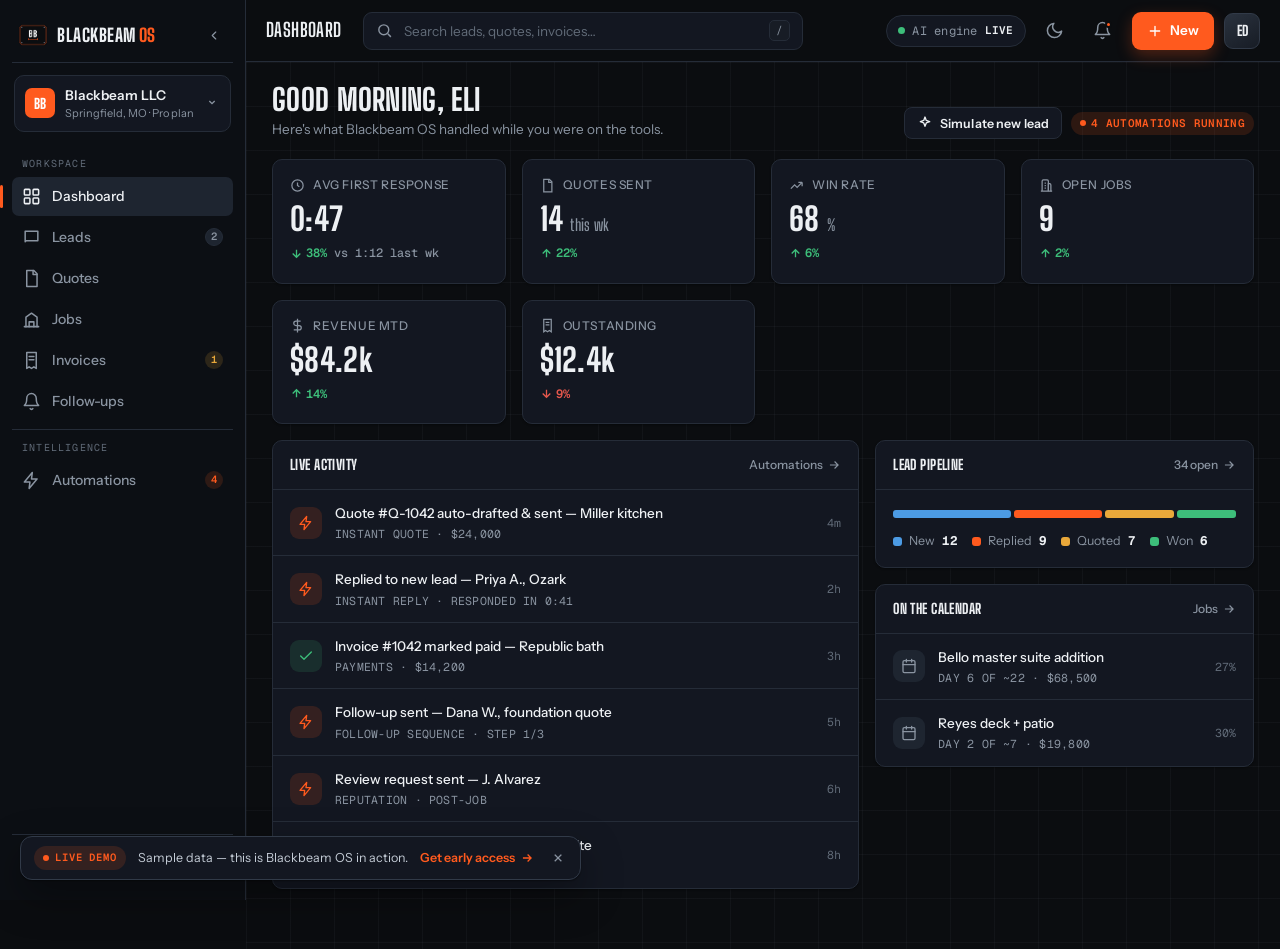
<file: os/index.html>
<!doctype html>
<html lang="en" data-theme="dark">
<head>
<meta charset="utf-8" />
<meta name="viewport" content="width=device-width,initial-scale=1" />
<title>Blackbeam OS</title>
<meta name="description" content="Blackbeam OS — the self-running back office for contractors. Instant replies, auto quotes, invoicing, follow-up and scheduling, handled by AI." />
<meta name="robots" content="noindex,nofollow" />
<meta name="theme-color" content="#0B0D10" />

<link rel="icon" type="image/png" href="../assets/blackbeam-plate-icon.png" />
<link rel="apple-touch-icon" href="../assets/blackbeam-avatar.png" />

<link rel="preconnect" href="https://fonts.googleapis.com">
<link rel="preconnect" href="https://fonts.gstatic.com" crossorigin>
<link href="https://fonts.googleapis.com/css2?family=Big+Shoulders+Display:wght@500;600;700;800;900&family=Instrument+Sans:ital,wght@0,400;0,500;0,600;1,400&family=Geist+Mono:wght@400;500;600&display=swap" rel="stylesheet">
<link rel="stylesheet" href="os.css?v=5">
</head>
<body>

<!-- ============ APP SHELL ============ -->
<div class="app" id="app">

  <!-- ---- SIDEBAR ---- -->
  <aside class="sidebar" id="sidebar" aria-label="Primary">
    <div class="side-brand">
      <a href="../index.html" class="side-logo" aria-label="Blackbeam — marketing site">
        <img src="../assets/blackbeam-plate-icon.png" alt="" width="600" height="600">
        <span class="wm">BLACKBEAM<em>OS</em></span>
      </a>
      <button class="side-collapse" id="sideCollapse" aria-label="Collapse sidebar" title="Collapse">
        <svg viewBox="0 0 24 24"><path d="M15 6l-6 6 6 6"/></svg>
      </button>
    </div>

    <div class="workspace" id="workspacePill">
      <span class="ws-badge">BB</span>
      <div class="ws-meta">
        <div class="ws-name">Blackbeam LLC</div>
        <div class="ws-sub">Springfield, MO · Pro plan</div>
      </div>
      <svg class="ws-caret" viewBox="0 0 24 24"><path d="M8 9l4 4 4-4"/></svg>
    </div>

    <nav class="side-nav" aria-label="Sections">
      <div class="nav-group">
        <span class="nav-label">Workspace</span>
        <a class="nav-item" href="#/dashboard" data-route="dashboard">
          <svg viewBox="0 0 24 24"><rect x="3" y="3" width="7" height="7" rx="1"/><rect x="14" y="3" width="7" height="7" rx="1"/><rect x="3" y="14" width="7" height="7" rx="1"/><rect x="14" y="14" width="7" height="7" rx="1"/></svg>
          <span>Dashboard</span>
        </a>
        <a class="nav-item" href="#/leads" data-route="leads">
          <svg viewBox="0 0 24 24"><path d="M4 4h16v12H5.2L4 17.2z"/></svg>
          <span>Leads</span><b class="pill" data-count="leads">3</b>
        </a>
        <a class="nav-item" href="#/quotes" data-route="quotes">
          <svg viewBox="0 0 24 24"><path d="M6 2h9l4 4v16H6z"/><path d="M14 2v5h5"/></svg>
          <span>Quotes</span>
        </a>
        <a class="nav-item" href="#/jobs" data-route="jobs">
          <svg viewBox="0 0 24 24"><path d="M3 21h18"/><path d="M5 21V9l7-5 7 5v12"/><path d="M9 21v-6h6v6"/></svg>
          <span>Jobs</span>
        </a>
        <a class="nav-item" href="#/invoices" data-route="invoices">
          <svg viewBox="0 0 24 24"><path d="M6 2h12v20l-3-2-3 2-3-2-3 2z"/><path d="M9 7h6M9 11h6"/></svg>
          <span>Invoices</span><b class="pill warn" data-count="overdue">1</b>
        </a>
        <a class="nav-item" href="#/followups" data-route="followups">
          <svg viewBox="0 0 24 24"><path d="M18 8a6 6 0 1 0-12 0c0 7-3 9-3 9h18s-3-2-3-9"/><path d="M13.7 21a2 2 0 0 1-3.4 0"/></svg>
          <span>Follow-ups</span>
        </a>
      </div>

      <div class="nav-group">
        <span class="nav-label">Intelligence</span>
        <a class="nav-item accent" href="#/automations" data-route="automations">
          <svg viewBox="0 0 24 24"><path d="M13 2 3 14h7l-1 8 10-12h-7z"/></svg>
          <span>Automations</span><b class="pill live" data-count="active-automations">4</b>
        </a>
      </div>

      <div class="nav-group nav-bottom">
        <a class="nav-item" href="#/settings" data-route="settings">
          <svg viewBox="0 0 24 24"><circle cx="12" cy="12" r="3"/><path d="M19.4 15a1.6 1.6 0 0 0 .3 1.8l.1.1a2 2 0 1 1-2.8 2.8l-.1-.1a1.6 1.6 0 0 0-2.7 1.1V21a2 2 0 0 1-4 0v-.1A1.6 1.6 0 0 0 7 19.4a1.6 1.6 0 0 0-1.8.3l-.1.1a2 2 0 1 1-2.8-2.8l.1-.1a1.6 1.6 0 0 0-1.1-2.7H1a2 2 0 0 1 0-4h.1A1.6 1.6 0 0 0 2.6 7a1.6 1.6 0 0 0-.3-1.8l-.1-.1a2 2 0 1 1 2.8-2.8l.1.1A1.6 1.6 0 0 0 7 2.6h.1A1.6 1.6 0 0 0 9 1.1V1a2 2 0 0 1 4 0v.1A1.6 1.6 0 0 0 15 2.6a1.6 1.6 0 0 0 1.8-.3l.1-.1a2 2 0 1 1 2.8 2.8l-.1.1a1.6 1.6 0 0 0-.3 1.8V7a1.6 1.6 0 0 0 1.1 1.5H21a2 2 0 0 1 0 4h-.1a1.6 1.6 0 0 0-1.5 1z"/></svg>
          <span>Settings</span>
        </a>
      </div>
    </nav>
  </aside>

  <div class="sidebar-scrim" id="sidebarScrim"></div>

  <!-- ---- MAIN ---- -->
  <div class="main">
    <!-- topbar -->
    <header class="topbar">
      <button class="icon-btn menu-btn" id="menuBtn" aria-label="Open menu">
        <svg viewBox="0 0 24 24"><path d="M3 6h18M3 12h18M3 18h18"/></svg>
      </button>
      <div class="crumbs"><span id="crumbSection">Dashboard</span></div>

      <div class="search">
        <svg viewBox="0 0 24 24"><circle cx="11" cy="11" r="7"/><path d="m21 21-4.3-4.3"/></svg>
        <input type="text" placeholder="Search leads, quotes, invoices…" aria-label="Search" />
        <kbd>/</kbd>
      </div>

      <div class="top-actions">
        <span class="ai-status" id="aiStatus" title="Automation engine status">
          <span class="dot"></span> AI engine <b>live</b>
        </span>
        <button class="icon-btn" id="themeToggle" aria-label="Toggle theme" title="Toggle light / dark">
          <svg class="i-moon" viewBox="0 0 24 24"><path d="M21 12.8A9 9 0 1 1 11.2 3a7 7 0 0 0 9.8 9.8z"/></svg>
          <svg class="i-sun" viewBox="0 0 24 24"><circle cx="12" cy="12" r="4.5"/><path d="M12 1v3M12 20v3M4.2 4.2l2.1 2.1M17.7 17.7l2.1 2.1M1 12h3M20 12h3M4.2 19.8l2.1-2.1M17.7 6.3l2.1-2.1"/></svg>
        </button>
        <button class="icon-btn" id="bellBtn" aria-label="Notifications">
          <svg viewBox="0 0 24 24"><path d="M18 8a6 6 0 1 0-12 0c0 7-3 9-3 9h18s-3-2-3-9"/><path d="M13.7 21a2 2 0 0 1-3.4 0"/></svg>
          <span class="bell-dot"></span>
        </button>
        <button class="btn btn-primary new-btn" id="newBtn">
          <svg viewBox="0 0 24 24"><path d="M12 5v14M5 12h14"/></svg><span>New</span>
        </button>
        <div class="avatar" title="Eli D. — Owner">ED</div>
      </div>
    </header>

    <!-- routed view -->
    <main class="view" id="view" tabindex="-1"></main>
  </div>
</div>

<!-- demo flag -->
<div class="demo-flag" id="demoFlag">
  <span class="df-badge"><span class="df-dot"></span>LIVE DEMO</span>
  <span class="df-txt">Sample data — this is Blackbeam OS in action.</span>
  <a class="df-cta" href="../index.html#contact">Get early access <svg viewBox="0 0 24 24"><path d="M5 12h14M13 6l6 6-6 6"/></svg></a>
  <button class="df-x" id="demoFlagX" aria-label="Dismiss">&times;</button>
</div>

<!-- toast host -->
<div class="toast-host" id="toastHost" aria-live="polite"></div>

<!-- command / new menu -->
<div class="menu-pop" id="newMenu" hidden></div>

<script src="data.js?v=2"></script>
<script src="automations.js?v=2"></script>
<script src="supabase.js?v=2"></script>
<script src="app.js?v=7"></script>
</body>
</html>
</file>
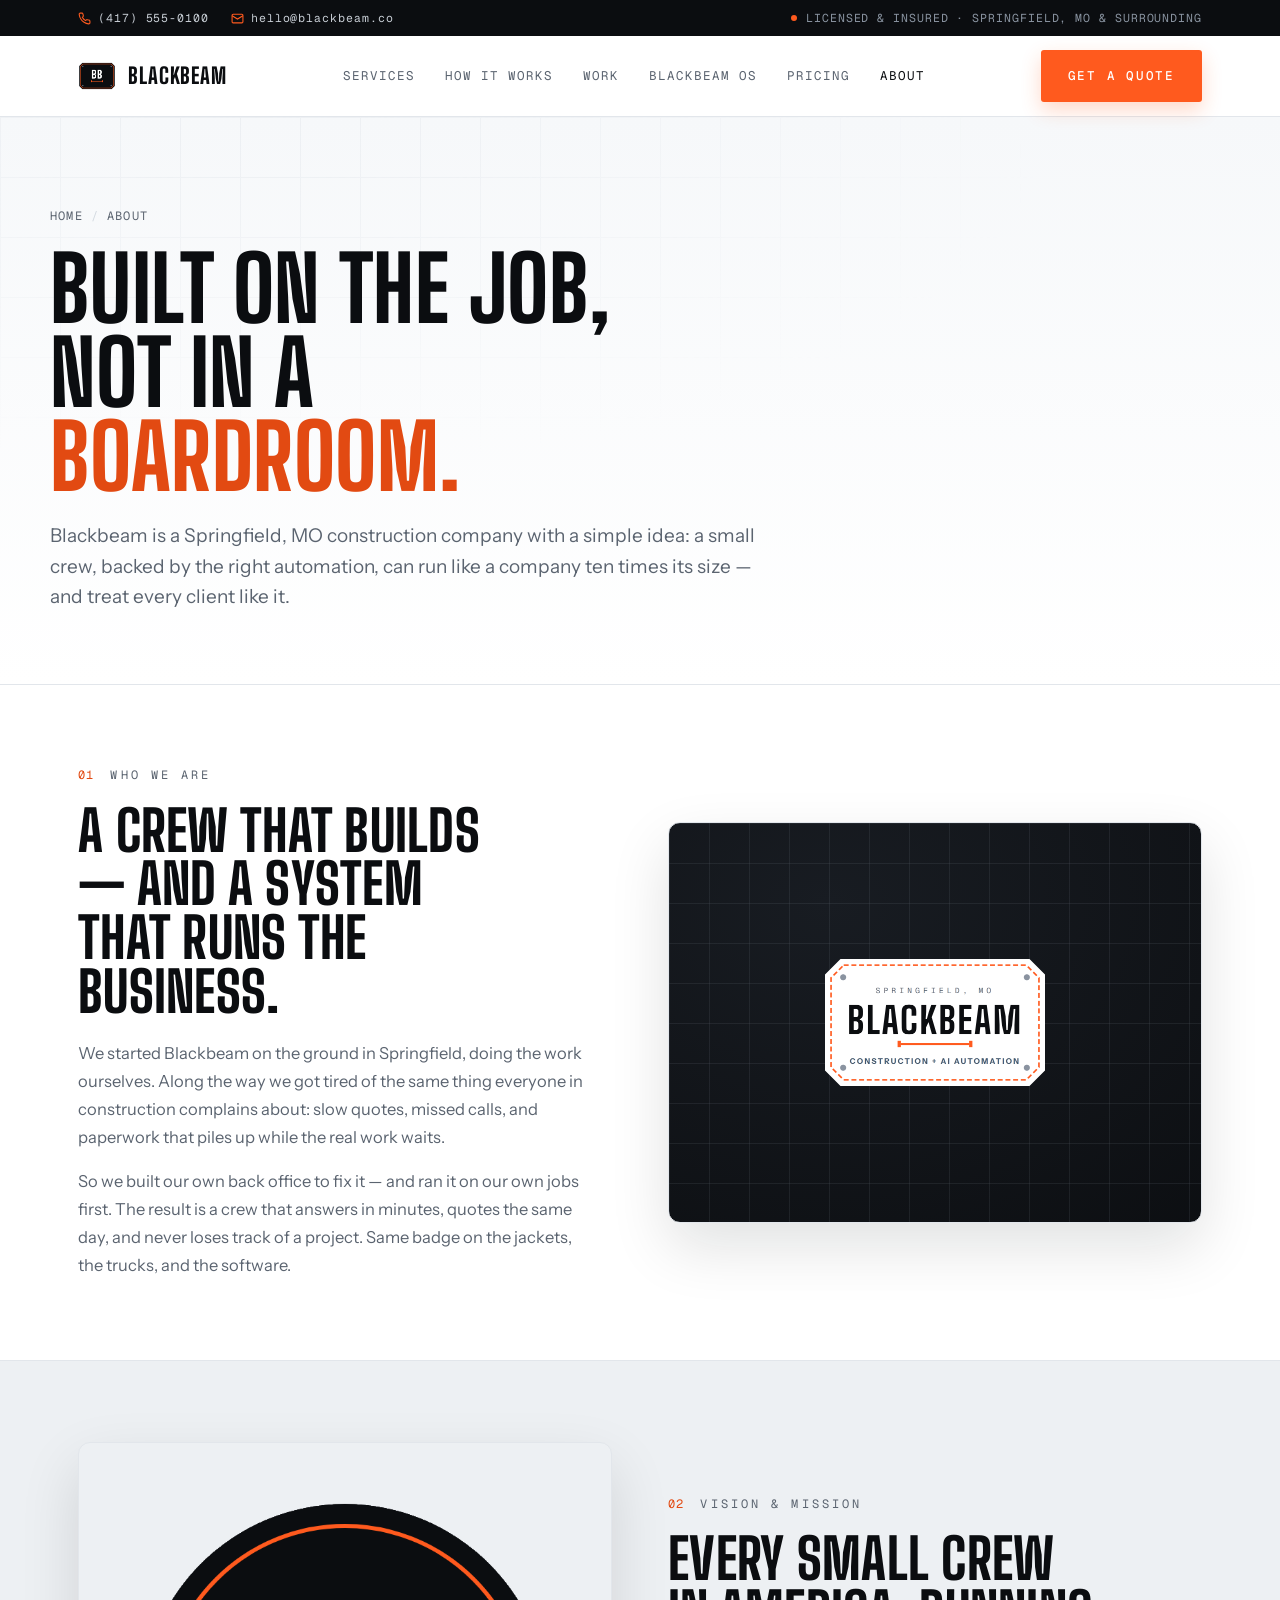
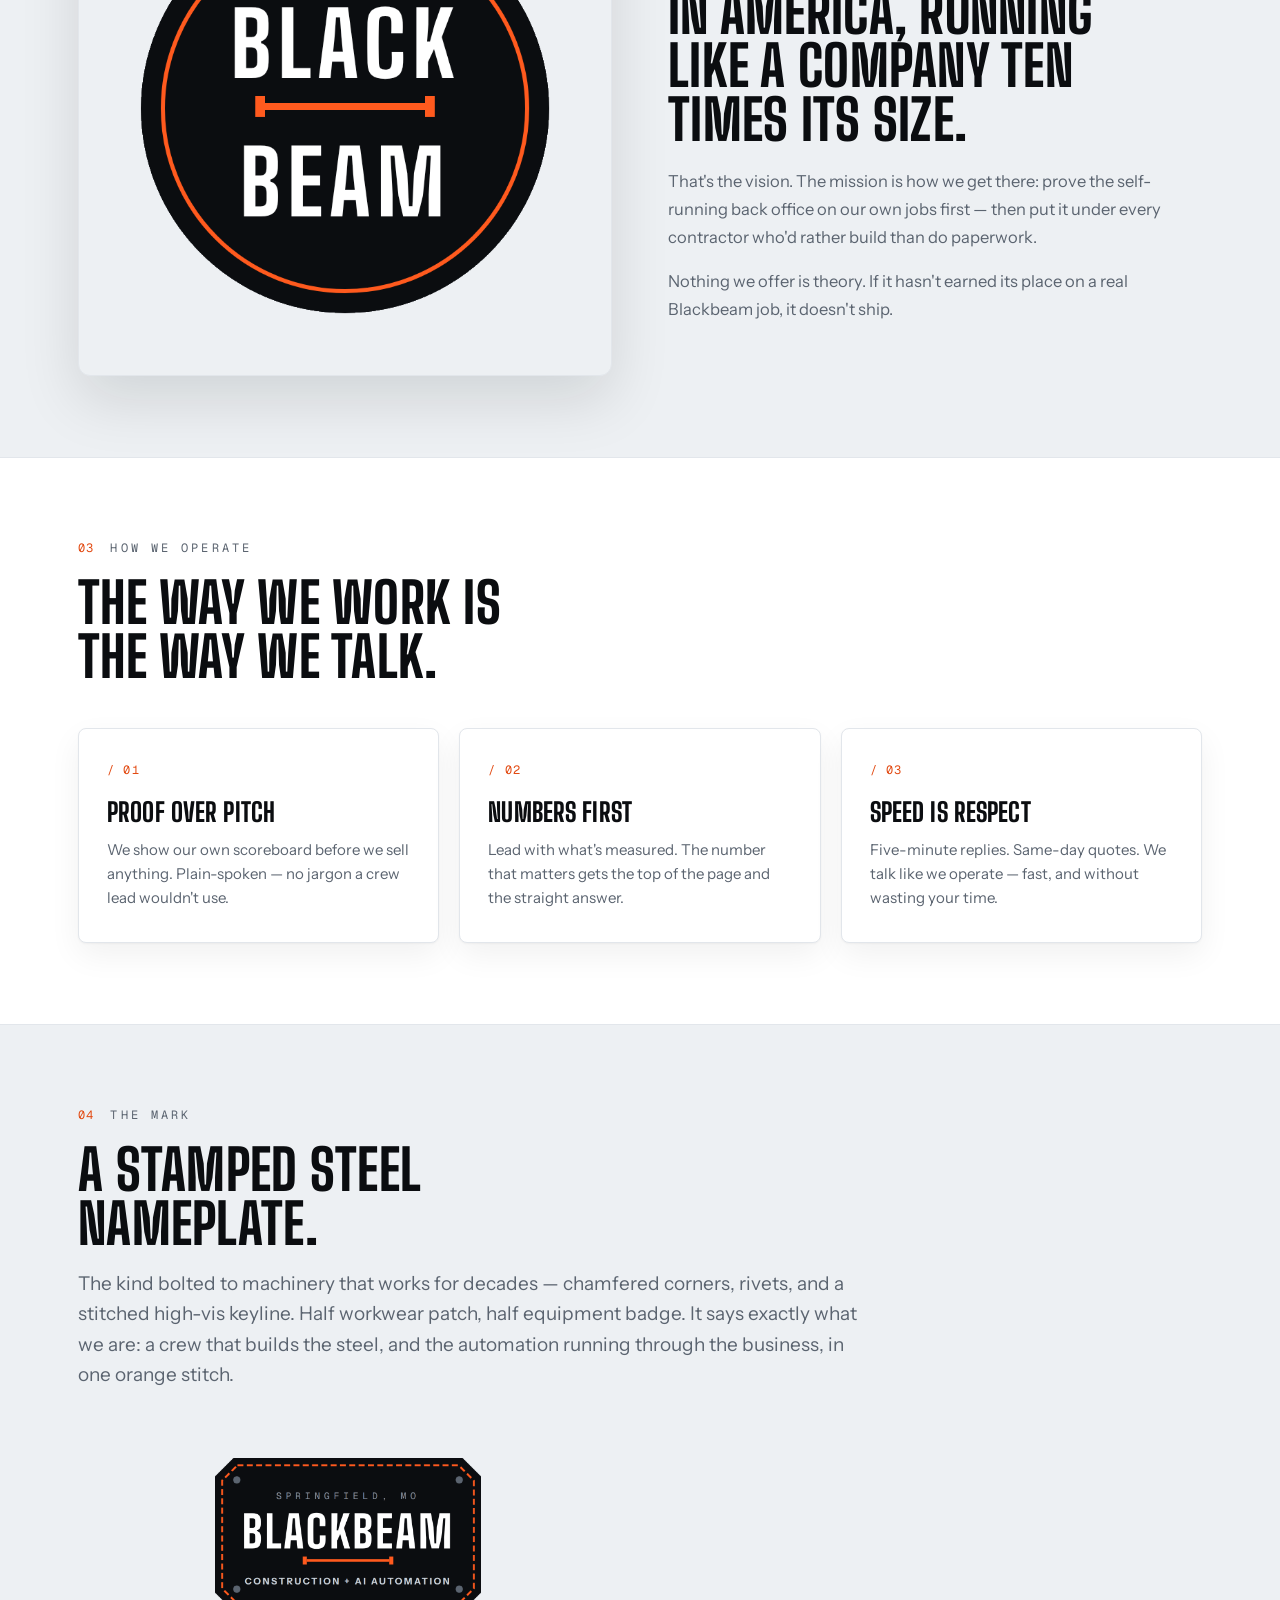
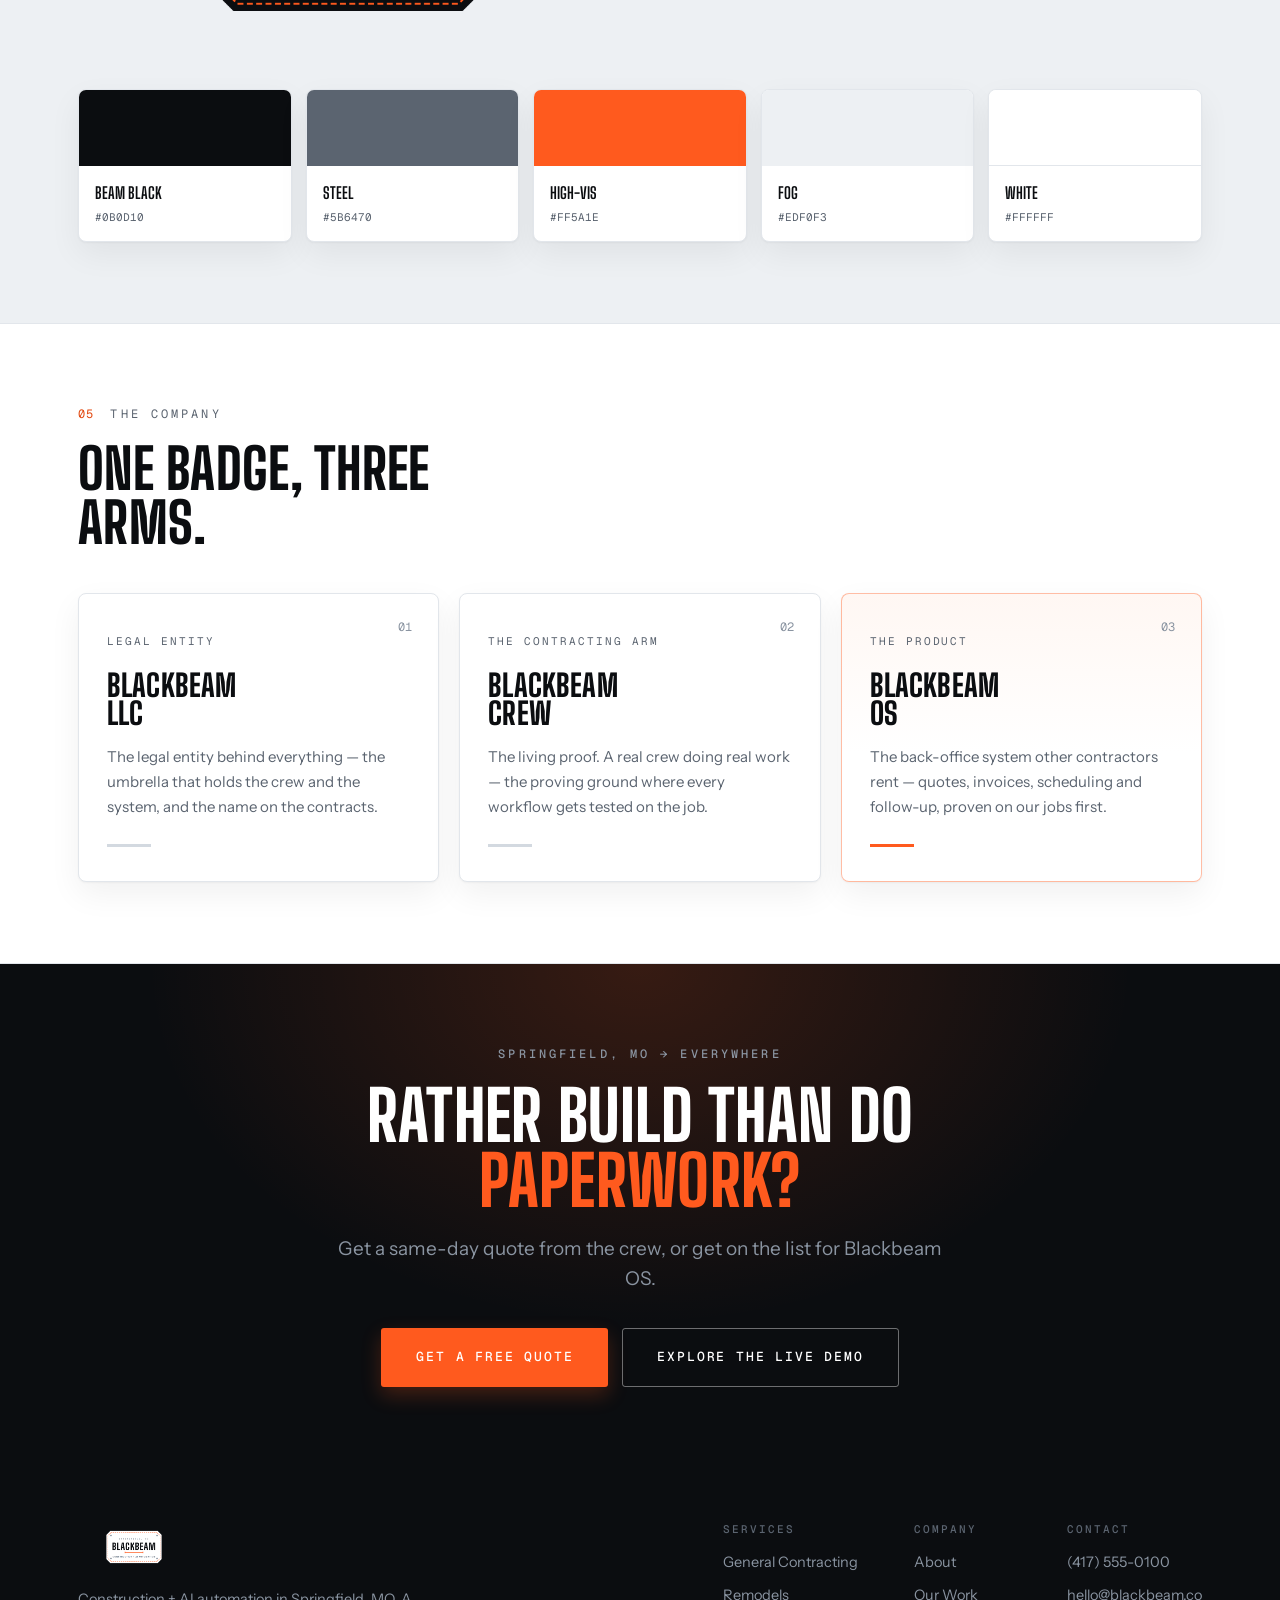
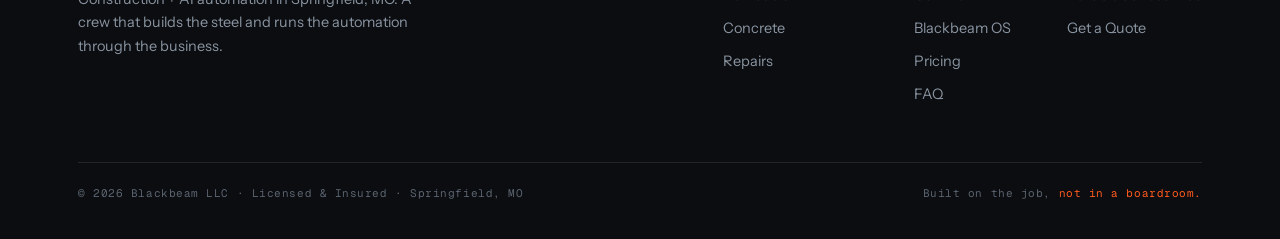
<file: about.html>
<!doctype html>
<html lang="en">
<head>
<meta charset="utf-8" />
<meta name="viewport" content="width=device-width,initial-scale=1" />

<!-- ============ SEO ============ -->
<title>About Blackbeam | Springfield, MO Construction &amp; AI Automation</title>
<meta name="description" content="Blackbeam is a Springfield, MO construction crew on a mission to help every small crew run like a company ten times its size — built on the job, not in a boardroom. Meet the company behind Blackbeam Crew and Blackbeam OS." />
<meta name="keywords" content="about Blackbeam, Springfield MO construction company, Blackbeam LLC, Blackbeam Crew, Blackbeam OS, construction automation" />
<meta name="robots" content="index,follow,max-image-preview:large" />
<meta name="author" content="Blackbeam LLC" />
<link rel="canonical" href="https://blackbeam.co/about.html" />

<meta property="og:type" content="website" />
<meta property="og:site_name" content="Blackbeam" />
<meta property="og:title" content="About Blackbeam | Springfield, MO Construction &amp; AI Automation" />
<meta property="og:description" content="Our mission: every small crew in America, running like a company ten times its size. Built on the job, not in a boardroom." />
<meta property="og:url" content="https://blackbeam.co/about.html" />
<meta property="og:image" content="https://blackbeam.co/assets/blackbeam-badge-dark.png" />
<meta name="twitter:card" content="summary_large_image" />
<meta name="twitter:title" content="About Blackbeam" />
<meta name="twitter:description" content="Every small crew in America, running like a company ten times its size." />
<meta name="twitter:image" content="https://blackbeam.co/assets/blackbeam-badge-dark.png" />
<meta name="geo.region" content="US-MO" />
<meta name="geo.placename" content="Springfield, Missouri" />
<meta property="og:locale" content="en_US" />
<meta name="theme-color" content="#FF5A1E" />

<link rel="icon" type="image/png" href="assets/blackbeam-plate-icon.png" />
<link rel="apple-touch-icon" href="assets/blackbeam-avatar.png" />

<link rel="preconnect" href="https://fonts.googleapis.com">
<link rel="preconnect" href="https://fonts.gstatic.com" crossorigin>
<link href="https://fonts.googleapis.com/css2?family=Big+Shoulders+Display:wght@500;600;700;800;900&family=Instrument+Sans:ital,wght@0,400;0,500;0,600;1,400&family=Geist+Mono:wght@400;500;600&display=swap" rel="stylesheet">
<link rel="stylesheet" href="styles.css?v=4">

<script type="application/ld+json">
{
  "@context": "https://schema.org",
  "@type": "AboutPage",
  "url": "https://blackbeam.co/about.html",
  "name": "About Blackbeam",
  "mainEntity": {
    "@type": "Organization",
    "name": "Blackbeam",
    "legalName": "Blackbeam LLC",
    "url": "https://blackbeam.co/",
    "slogan": "Built on the job, not in a boardroom.",
    "description": "A Springfield, MO construction company on a mission to help every small crew run like a company ten times its size, through construction and AI automation.",
    "foundingLocation": { "@type": "Place", "name": "Springfield, MO" }
  },
  "breadcrumb": {
    "@type": "BreadcrumbList",
    "itemListElement": [
      { "@type": "ListItem", "position": 1, "name": "Home", "item": "https://blackbeam.co/" },
      { "@type": "ListItem", "position": 2, "name": "About", "item": "https://blackbeam.co/about.html" }
    ]
  }
}
</script>
</head>
<body>

<!-- ============ TOP BAR ============ -->
<div class="topbar">
  <div class="topbar-inner">
    <div class="topbar-left">
      <a href="tel:+14175550100"><svg viewBox="0 0 24 24"><path d="M22 16.9v3a2 2 0 0 1-2.2 2 19.8 19.8 0 0 1-8.6-3 19.5 19.5 0 0 1-6-6 19.8 19.8 0 0 1-3-8.6A2 2 0 0 1 4.1 2h3a2 2 0 0 1 2 1.7c.1 1 .4 1.9.7 2.8a2 2 0 0 1-.5 2.1L8.1 9.9a16 16 0 0 0 6 6l1.3-1.3a2 2 0 0 1 2.1-.4c.9.3 1.8.6 2.8.7a2 2 0 0 1 1.7 2Z"/></svg>(417) 555-0100</a>
      <a href="mailto:hello@blackbeam.co"><svg viewBox="0 0 24 24"><rect x="2" y="4" width="20" height="16" rx="2"/><path d="m22 7-10 6L2 7"/></svg>hello@blackbeam.co</a>
    </div>
    <div class="topbar-right"><span class="dot"></span> LICENSED &amp; INSURED · SPRINGFIELD, MO &amp; SURROUNDING</div>
  </div>
</div>

<!-- ============ NAV ============ -->
<header>
<nav class="nav" id="nav" aria-label="Primary">
  <div class="nav-inner">
    <a href="index.html" class="brand" aria-label="Blackbeam — home">
      <img class="logo-tile" src="assets/blackbeam-plate-icon.png" alt="Blackbeam badge" width="600" height="600">
      <span class="word">BLACKBEAM</span>
    </a>
    <div class="nav-links">
      <a href="index.html#services">Services</a>
      <a href="index.html#process">How It Works</a>
      <a href="index.html#work">Work</a>
      <a href="index.html#os">Blackbeam OS</a>
      <a href="pricing.html">Pricing</a>
      <a href="about.html" class="active">About</a>
    </div>
    <div class="nav-cta">
      <a href="index.html#contact" class="btn btn-primary">Get a Quote</a>
      <button class="nav-toggle" id="navToggle" aria-label="Open menu" aria-expanded="false"><span></span></button>
    </div>
  </div>
</nav>
<div class="mobile-menu" id="mobileMenu">
  <a href="index.html#services">Services</a>
  <a href="index.html#process">How It Works</a>
  <a href="index.html#work">Work</a>
  <a href="index.html#os">Blackbeam OS</a>
      <a href="pricing.html">Pricing</a>
  <a href="about.html">About</a>
  <a href="index.html#contact" class="btn btn-primary">Get a Quote</a>
</div>
</header>

<main>

<!-- ============ PAGE HERO ============ -->
<section class="page-hero" aria-label="About intro">
  <div class="wrap page-hero-inner">
    <nav class="breadcrumb" aria-label="Breadcrumb"><a href="index.html">Home</a><span class="sep">/</span>About</nav>
    <h1 class="reveal">Built on the job, not in a <em class="hivis" style="font-style:normal">boardroom.</em></h1>
    <p class="lead reveal">Blackbeam is a Springfield, MO construction company with a simple idea: a small crew, backed by the right automation, can run like a company ten times its size — and treat every client like it.</p>
  </div>
</section>

<!-- ============ STORY ============ -->
<section class="block b-line" aria-labelledby="story-h">
  <div class="wrap">
    <div class="split">
      <div class="split-copy">
        <div class="sec-head reveal"><span class="sec-num">01</span><span class="sec-kicker">Who we are</span></div>
        <h2 class="h2 reveal" id="story-h">A crew that builds — and a system that runs the business.</h2>
        <p class="reveal">We started Blackbeam on the ground in Springfield, doing the work ourselves. Along the way we got tired of the same thing everyone in construction complains about: slow quotes, missed calls, and paperwork that piles up while the real work waits.</p>
        <p class="reveal">So we built our own back office to fix it — and ran it on our own jobs first. The result is a crew that answers in minutes, quotes the same day, and never loses track of a project. Same badge on the jackets, the trucks, and the software.</p>
      </div>
      <div class="split-media reveal">
        <div class="mark-stage">
          <img class="stage-img" src="assets/blackbeam-badge-dark.png" alt="Blackbeam stamped-steel nameplate — Springfield, MO, Construction + AI Automation" width="1784" height="730">
        </div>
      </div>
    </div>
  </div>
</section>

<!-- ============ VISION / MISSION ============ -->
<section class="block b-line bg-fog" aria-labelledby="vision-h">
  <div class="wrap">
    <div class="split reverse">
      <div class="split-media reveal">
        <div class="mark-stage light" style="aspect-ratio:1/1">
          <img class="stage-img" src="assets/blackbeam-avatar.png" alt="Blackbeam circular badge" width="600" height="600">
        </div>
      </div>
      <div class="split-copy">
        <div class="sec-head reveal"><span class="sec-num">02</span><span class="sec-kicker">Vision &amp; mission</span></div>
        <h2 class="h2 reveal" id="vision-h">Every small crew in America, running like a company ten times its size.</h2>
        <p class="reveal">That's the vision. The mission is how we get there: prove the self-running back office on our own jobs first — then put it under every contractor who'd rather build than do paperwork.</p>
        <p class="reveal">Nothing we offer is theory. If it hasn't earned its place on a real Blackbeam job, it doesn't ship.</p>
      </div>
    </div>
  </div>
</section>

<!-- ============ VALUES / VOICE ============ -->
<section class="block b-line" aria-labelledby="values-h">
  <div class="wrap">
    <div class="sec-head reveal"><span class="sec-num">03</span><span class="sec-kicker">How we operate</span></div>
    <h2 class="h2 reveal" id="values-h" style="max-width:16ch">The way we work is the way we talk.</h2>
    <div class="values-grid">
      <article class="value reveal"><div class="n">/ 01</div><h3>Proof over pitch</h3><p>We show our own scoreboard before we sell anything. Plain-spoken — no jargon a crew lead wouldn't use.</p></article>
      <article class="value reveal"><div class="n">/ 02</div><h3>Numbers first</h3><p>Lead with what's measured. The number that matters gets the top of the page and the straight answer.</p></article>
      <article class="value reveal"><div class="n">/ 03</div><h3>Speed is respect</h3><p>Five-minute replies. Same-day quotes. We talk like we operate — fast, and without wasting your time.</p></article>
    </div>
  </div>
</section>

<!-- ============ THE MARK / COLORS ============ -->
<section class="block b-line bg-fog" aria-labelledby="mark-h">
  <div class="wrap">
    <div class="sec-head reveal"><span class="sec-num">04</span><span class="sec-kicker">The mark</span></div>
    <h2 class="h2 reveal" id="mark-h" style="max-width:18ch">A stamped steel nameplate.</h2>
    <p class="lead reveal" style="max-width:60ch;margin-top:18px">The kind bolted to machinery that works for decades — chamfered corners, rivets, and a stitched high-vis keyline. Half workwear patch, half equipment badge. It says exactly what we are: a crew that builds the steel, and the automation running through the business, in one orange stitch.</p>
    <img class="mark-showcase reveal" src="assets/blackbeam-badge-light.png" alt="Blackbeam nameplate — Springfield, MO · Construction + AI Automation" width="1784" height="730">
    <div class="legend reveal">
      <div class="sw"><div class="chip-c" style="background:#0B0D10"></div><div class="meta"><div class="nm">Beam Black</div><div class="hx">#0B0D10</div></div></div>
      <div class="sw"><div class="chip-c" style="background:#5B6470"></div><div class="meta"><div class="nm">Steel</div><div class="hx">#5B6470</div></div></div>
      <div class="sw"><div class="chip-c" style="background:#FF5A1E"></div><div class="meta"><div class="nm">High-Vis</div><div class="hx">#FF5A1E</div></div></div>
      <div class="sw"><div class="chip-c" style="background:#EDF0F3"></div><div class="meta"><div class="nm">Fog</div><div class="hx">#EDF0F3</div></div></div>
      <div class="sw"><div class="chip-c" style="background:#FFFFFF;border-bottom:1px solid #E2E6EB"></div><div class="meta"><div class="nm">White</div><div class="hx">#FFFFFF</div></div></div>
    </div>
  </div>
</section>

<!-- ============ ARCHITECTURE ============ -->
<section class="block b-line" aria-labelledby="arch-h">
  <div class="wrap">
    <div class="sec-head reveal"><span class="sec-num">05</span><span class="sec-kicker">The company</span></div>
    <h2 class="h2 reveal" id="arch-h" style="max-width:16ch">One badge, three arms.</h2>
    <div class="arch-grid">
      <article class="arch-card reveal"><span class="idx">01</span><span class="tag">Legal entity</span><h3>Blackbeam <span class="ln2">LLC</span></h3><p>The legal entity behind everything — the umbrella that holds the crew and the system, and the name on the contracts.</p><div class="rule"></div></article>
      <article class="arch-card reveal"><span class="idx">02</span><span class="tag">The contracting arm</span><h3>Blackbeam <span class="ln2">Crew</span></h3><p>The living proof. A real crew doing real work — the proving ground where every workflow gets tested on the job.</p><div class="rule"></div></article>
      <article class="arch-card accent reveal"><span class="idx">03</span><span class="tag">The product</span><h3>Blackbeam <span class="ln2">OS</span></h3><p>The back-office system other contractors rent — quotes, invoices, scheduling and follow-up, proven on our jobs first.</p><div class="rule"></div></article>
    </div>
  </div>
</section>

<!-- ============ CTA ============ -->
<section class="cta-strip block">
  <div class="inner wrap">
    <div class="eyebrow" style="color:#8A94A1;margin-bottom:20px">Springfield, MO → Everywhere</div>
    <h2>Rather build than do <em>paperwork?</em></h2>
    <p class="lead">Get a same-day quote from the crew, or get on the list for Blackbeam OS.</p>
    <div class="actions">
      <a href="index.html#contact" class="btn btn-primary btn-lg">Get a Free Quote</a>
      <a href="os/index.html" class="btn btn-ghost-light btn-lg">Explore the live demo</a>
    </div>
  </div>
</section>

</main>

<!-- ============ FOOTER ============ -->
<footer class="footer">
  <div class="wrap">
    <div class="foot-top">
      <div>
        <div class="foot-brand">
          <img class="foot-logo" src="assets/blackbeam-badge-dark.png" alt="Blackbeam — Construction + AI Automation" width="1784" height="730">
        </div>
        <p class="desc">Construction + AI automation in Springfield, MO. A crew that builds the steel and runs the automation through the business.</p>
      </div>
      <div class="foot-cols">
        <div class="foot-col"><h4>Services</h4><a href="index.html#services">General Contracting</a><a href="index.html#services">Remodels</a><a href="index.html#services">Concrete</a><a href="index.html#services">Repairs</a></div>
        <div class="foot-col"><h4>Company</h4><a href="about.html">About</a><a href="index.html#work">Our Work</a><a href="index.html#os">Blackbeam OS</a>
      <a href="pricing.html">Pricing</a><a href="index.html#faq">FAQ</a></div>
        <div class="foot-col"><h4>Contact</h4><a href="tel:+14175550100">(417) 555-0100</a><a href="mailto:hello@blackbeam.co">hello@blackbeam.co</a><a href="index.html#contact">Get a Quote</a></div>
      </div>
    </div>
    <div class="foot-bottom">
      <span>© 2026 Blackbeam LLC · Licensed &amp; Insured · Springfield, MO</span>
      <span class="built">Built on the job, <em>not in a boardroom.</em></span>
    </div>
  </div>
</footer>

<script src="script.js?v=2" defer></script>
</body>
</html>
</file>
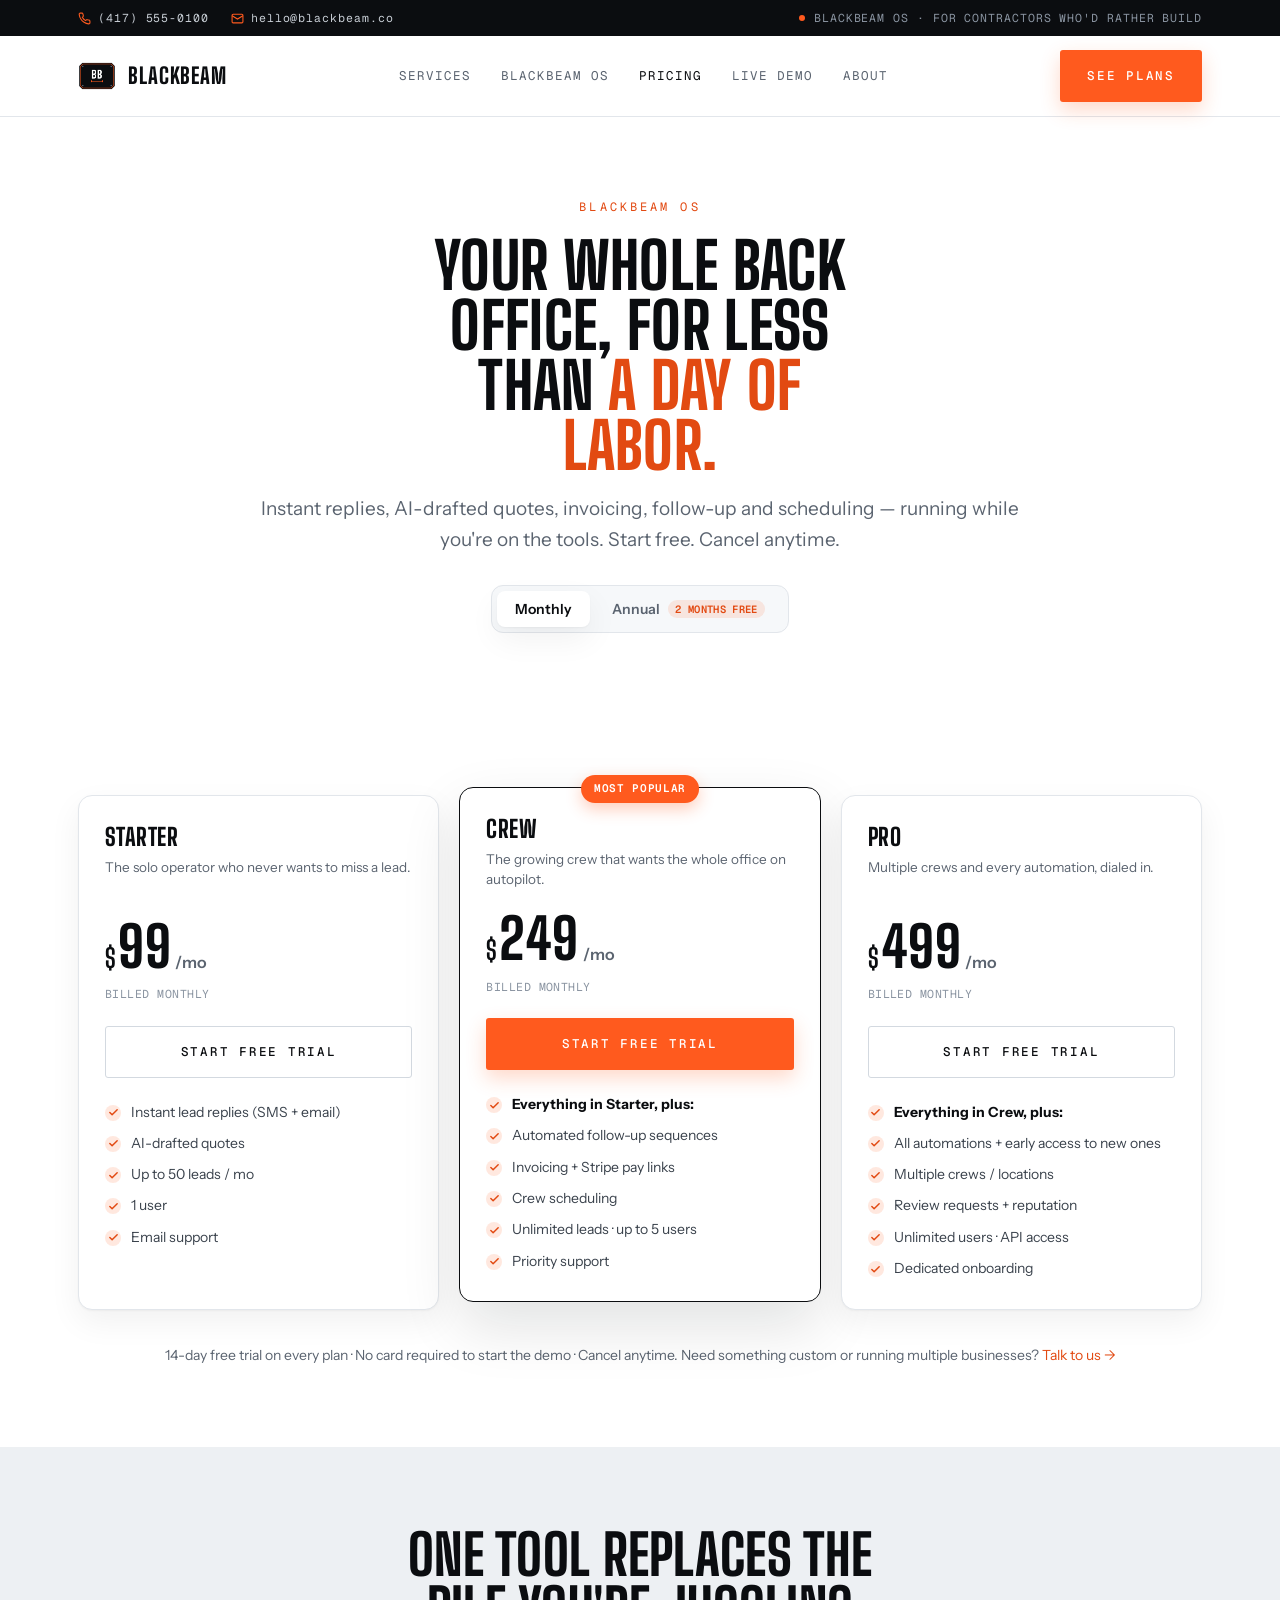
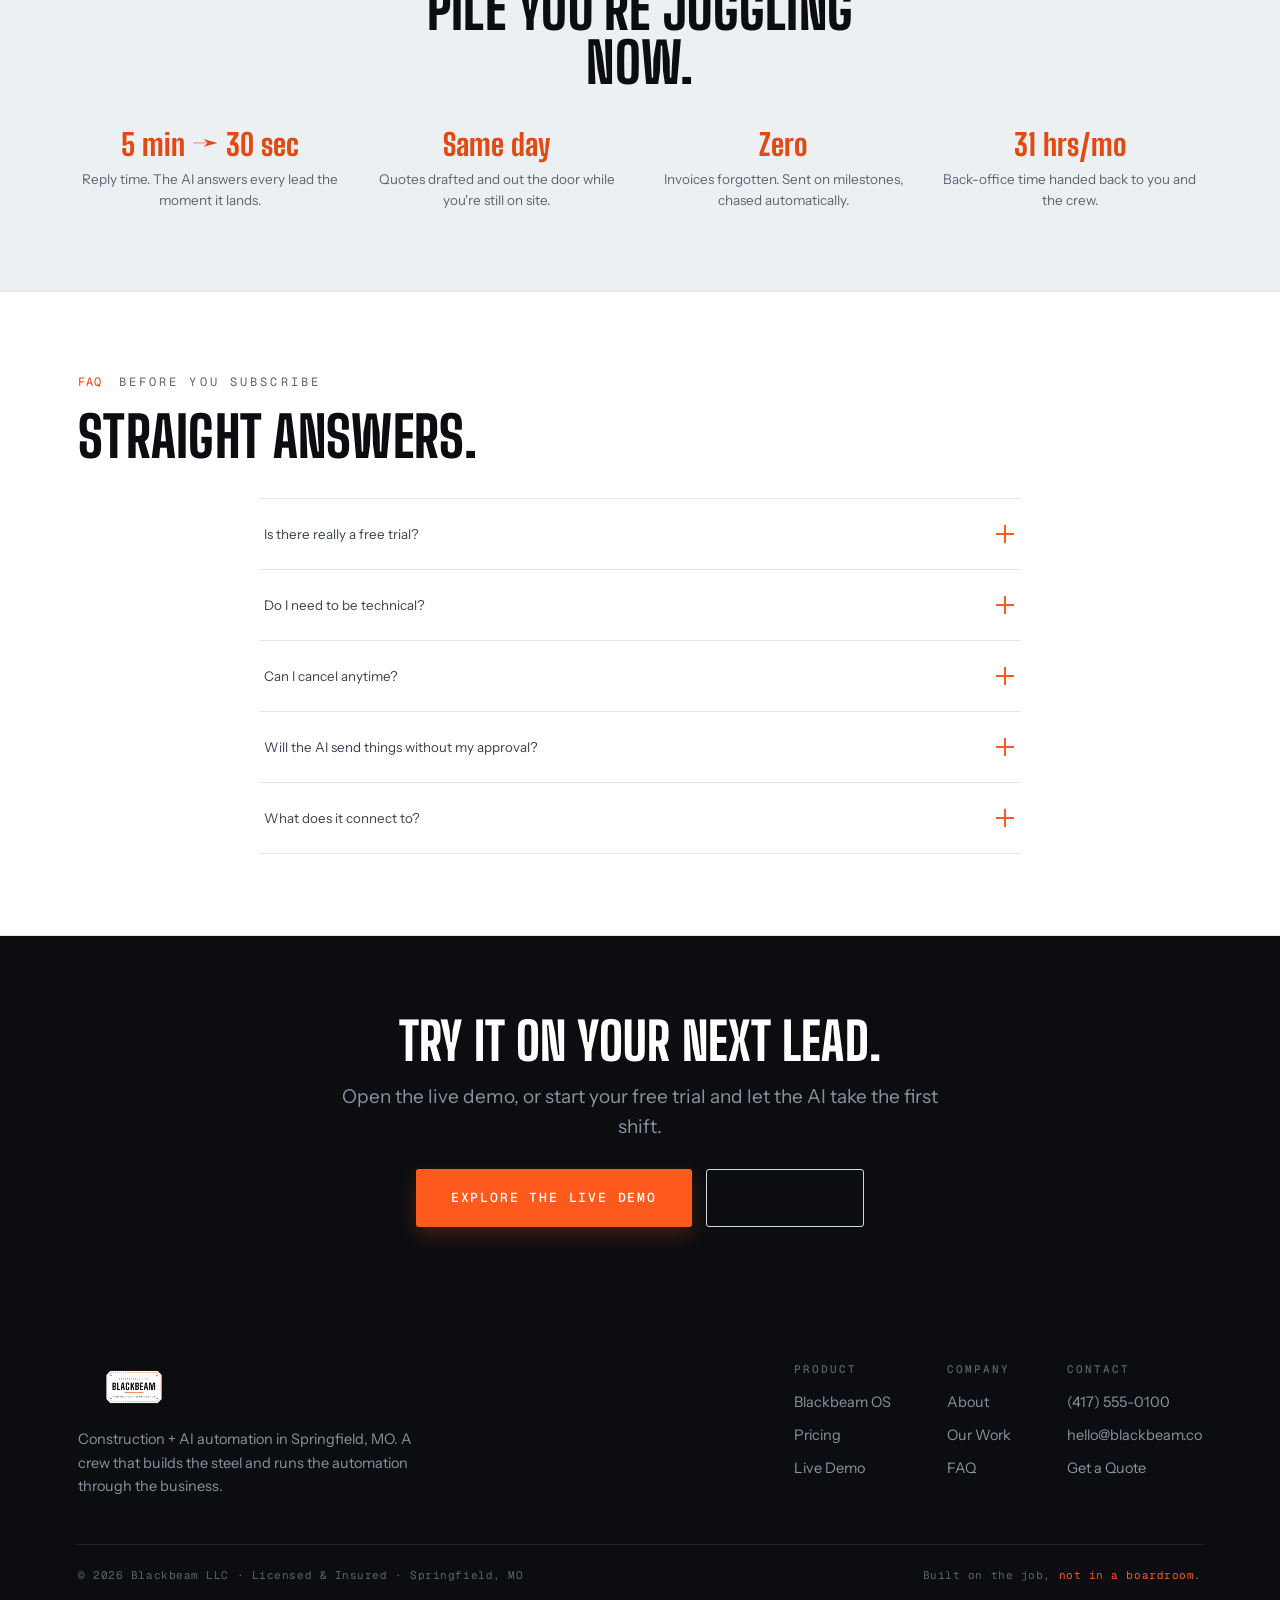
<file: pricing.html>
<!doctype html>
<html lang="en">
<head>
<meta charset="utf-8" />
<meta name="viewport" content="width=device-width,initial-scale=1" />
<title>Pricing — Blackbeam OS | The self-running back office for contractors</title>
<meta name="description" content="Blackbeam OS pricing. The AI back office for contractors — instant replies, auto quotes, invoicing, follow-up and scheduling. Simple monthly plans, free trial." />
<link rel="canonical" href="https://blackbeam.co/pricing.html" />
<meta name="robots" content="index,follow" />
<meta property="og:title" content="Blackbeam OS — Pricing" />
<meta property="og:description" content="The AI back office for contractors. Simple plans, free trial." />
<meta property="og:image" content="https://blackbeam.co/assets/blackbeam-badge-dark.png" />
<meta name="theme-color" content="#FF5A1E" />

<link rel="icon" type="image/png" href="assets/blackbeam-plate-icon.png" />
<link rel="apple-touch-icon" href="assets/blackbeam-avatar.png" />
<link rel="preconnect" href="https://fonts.googleapis.com">
<link rel="preconnect" href="https://fonts.gstatic.com" crossorigin>
<link href="https://fonts.googleapis.com/css2?family=Big+Shoulders+Display:wght@500;600;700;800;900&family=Instrument+Sans:ital,wght@0,400;0,500;0,600;1,400&family=Geist+Mono:wght@400;500;600&display=swap" rel="stylesheet">
<link rel="stylesheet" href="styles.css?v=4">
</head>
<body>

<!-- ============ TOP BAR ============ -->
<div class="topbar">
  <div class="topbar-inner">
    <div class="topbar-left">
      <a href="tel:+14175550100"><svg viewBox="0 0 24 24"><path d="M22 16.9v3a2 2 0 0 1-2.2 2 19.8 19.8 0 0 1-8.6-3 19.5 19.5 0 0 1-6-6 19.8 19.8 0 0 1-3-8.6A2 2 0 0 1 4.1 2h3a2 2 0 0 1 2 1.7c.1 1 .4 1.9.7 2.8a2 2 0 0 1-.5 2.1L8.1 9.9a16 16 0 0 0 6 6l1.3-1.3a2 2 0 0 1 2.1-.4c.9.3 1.8.6 2.8.7a2 2 0 0 1 1.7 2Z"/></svg>(417) 555-0100</a>
      <a href="mailto:hello@blackbeam.co"><svg viewBox="0 0 24 24"><rect x="2" y="4" width="20" height="16" rx="2"/><path d="m22 7-10 6L2 7"/></svg>hello@blackbeam.co</a>
    </div>
    <div class="topbar-right"><span class="dot"></span> BLACKBEAM OS · FOR CONTRACTORS WHO'D RATHER BUILD</div>
  </div>
</div>

<!-- ============ NAV ============ -->
<header>
<nav class="nav" id="nav" aria-label="Primary">
  <div class="nav-inner">
    <a href="index.html" class="brand" aria-label="Blackbeam — home">
      <img class="logo-tile" src="assets/blackbeam-plate-icon.png" alt="Blackbeam badge" width="600" height="600">
      <span class="word">BLACKBEAM</span>
    </a>
    <div class="nav-links">
      <a href="index.html#services">Services</a>
      <a href="index.html#os">Blackbeam OS</a>
      <a href="pricing.html" class="active">Pricing</a>
      <a href="os/index.html">Live Demo</a>
      <a href="about.html">About</a>
    </div>
    <div class="nav-cta">
      <a href="#plans" class="btn btn-primary">See Plans</a>
      <button class="nav-toggle" id="navToggle" aria-label="Open menu" aria-expanded="false"><span></span></button>
    </div>
  </div>
</nav>
<div class="mobile-menu" id="mobileMenu">
  <a href="index.html#services">Services</a>
  <a href="index.html#os">Blackbeam OS</a>
  <a href="pricing.html">Pricing</a>
  <a href="os/index.html">Live Demo</a>
  <a href="about.html">About</a>
  <a href="#plans" class="btn btn-primary">See Plans</a>
</div>
</header>

<main>

<!-- ============ PRICING HERO ============ -->
<section class="block price-hero">
  <div class="wrap">
    <div class="sec-head reveal" style="justify-content:center"><span class="sec-kicker" style="color:var(--hivis-ink)">Blackbeam OS</span></div>
    <h1 class="reveal">Your whole back office, for less than <em class="hivis" style="font-style:normal">a day of labor.</em></h1>
    <p class="lead reveal" style="max-width:60ch;margin:18px auto 0">Instant replies, AI-drafted quotes, invoicing, follow-up and scheduling — running while you're on the tools. Start free. Cancel anytime.</p>

    <div class="plan-toggle reveal" role="tablist" aria-label="Billing period">
      <button class="pt-opt active" id="ptMonthly" role="tab" aria-selected="true">Monthly</button>
      <button class="pt-opt" id="ptAnnual" role="tab" aria-selected="false">Annual <span class="save">2 months free</span></button>
    </div>
  </div>
</section>

<!-- ============ PLANS ============ -->
<!-- ============================================================
     MAKE THESE BUTTONS CHARGE MONEY (no backend needed):
     1. In Stripe → Products → create 3 products (Starter/Crew/Pro), each with
        a MONTHLY price and an ANNUAL price (recurring subscriptions).
     2. For each price, create a Payment Link (Stripe → Payment links).
     3. Paste the 6 URLs into the data-link-* attributes below.
     Until then the buttons explain that setup is pending. Use TEST-mode
     links first to test the whole flow, then swap to live links.
     ============================================================ -->
<section class="block price-plans" id="plans">
  <div class="wrap">
    <div class="plans">

      <!-- STARTER -->
      <article class="plan reveal">
        <div class="plan-top">
          <h3 class="plan-name">Starter</h3>
          <p class="plan-tag">The solo operator who never wants to miss a lead.</p>
        </div>
        <div class="plan-price">
          <span class="cur">$</span><span class="amt" data-monthly="99" data-annual="82">99</span><span class="per">/mo</span>
        </div>
        <div class="plan-billed" data-billed-monthly="Billed monthly" data-billed-annual="$990 billed yearly">Billed monthly</div>
        <a class="btn btn-outline btn-block plan-cta"
           data-link-monthly="https://buy.stripe.com/YOUR_STARTER_MONTHLY"
           data-link-annual="https://buy.stripe.com/YOUR_STARTER_ANNUAL"
           href="#">Start free trial</a>
        <ul class="plan-feats">
          <li>Instant lead replies (SMS + email)</li>
          <li>AI-drafted quotes</li>
          <li>Up to 50 leads / mo</li>
          <li>1 user</li>
          <li>Email support</li>
        </ul>
      </article>

      <!-- CREW (popular) -->
      <article class="plan pop reveal">
        <div class="plan-flag">Most popular</div>
        <div class="plan-top">
          <h3 class="plan-name">Crew</h3>
          <p class="plan-tag">The growing crew that wants the whole office on autopilot.</p>
        </div>
        <div class="plan-price">
          <span class="cur">$</span><span class="amt" data-monthly="249" data-annual="208">249</span><span class="per">/mo</span>
        </div>
        <div class="plan-billed" data-billed-monthly="Billed monthly" data-billed-annual="$2,490 billed yearly">Billed monthly</div>
        <a class="btn btn-primary btn-block plan-cta"
           data-link-monthly="https://buy.stripe.com/YOUR_CREW_MONTHLY"
           data-link-annual="https://buy.stripe.com/YOUR_CREW_ANNUAL"
           href="#">Start free trial</a>
        <ul class="plan-feats">
          <li><b>Everything in Starter, plus:</b></li>
          <li>Automated follow-up sequences</li>
          <li>Invoicing + Stripe pay links</li>
          <li>Crew scheduling</li>
          <li>Unlimited leads · up to 5 users</li>
          <li>Priority support</li>
        </ul>
      </article>

      <!-- PRO -->
      <article class="plan reveal">
        <div class="plan-top">
          <h3 class="plan-name">Pro</h3>
          <p class="plan-tag">Multiple crews and every automation, dialed in.</p>
        </div>
        <div class="plan-price">
          <span class="cur">$</span><span class="amt" data-monthly="499" data-annual="416">499</span><span class="per">/mo</span>
        </div>
        <div class="plan-billed" data-billed-monthly="Billed monthly" data-billed-annual="$4,990 billed yearly">Billed monthly</div>
        <a class="btn btn-outline btn-block plan-cta"
           data-link-monthly="https://buy.stripe.com/YOUR_PRO_MONTHLY"
           data-link-annual="https://buy.stripe.com/YOUR_PRO_ANNUAL"
           href="#">Start free trial</a>
        <ul class="plan-feats">
          <li><b>Everything in Crew, plus:</b></li>
          <li>All automations + early access to new ones</li>
          <li>Multiple crews / locations</li>
          <li>Review requests + reputation</li>
          <li>Unlimited users · API access</li>
          <li>Dedicated onboarding</li>
        </ul>
      </article>

    </div>

    <p class="plan-fine reveal">14-day free trial on every plan · No card required to start the demo · Cancel anytime.
      Need something custom or running multiple businesses? <a href="index.html#contact" class="hivis">Talk to us →</a></p>
  </div>
</section>

<!-- ============ VALUE STRIP ============ -->
<section class="block b-line bg-fog price-why">
  <div class="wrap">
    <h2 class="h2 reveal" style="text-align:center;max-width:20ch;margin:0 auto">One tool replaces the pile you're juggling now.</h2>
    <div class="why-grid reveal">
      <div class="why"><div class="why-n">5 min → 30 sec</div><div class="why-t">Reply time. The AI answers every lead the moment it lands.</div></div>
      <div class="why"><div class="why-n">Same day</div><div class="why-t">Quotes drafted and out the door while you're still on site.</div></div>
      <div class="why"><div class="why-n">Zero</div><div class="why-t">Invoices forgotten. Sent on milestones, chased automatically.</div></div>
      <div class="why"><div class="why-n">31 hrs/mo</div><div class="why-t">Back-office time handed back to you and the crew.</div></div>
    </div>
  </div>
</section>

<!-- ============ FAQ ============ -->
<section class="block b-line price-faq">
  <div class="wrap">
    <div class="sec-head reveal"><span class="sec-num">FAQ</span><span class="sec-kicker">Before you subscribe</span></div>
    <h2 class="h2 reveal" style="max-width:16ch">Straight answers.</h2>
    <div class="faq-list reveal" style="margin-top:34px">
      <div class="faq-item"><button class="faq-q">Is there really a free trial?<span class="pm"></span></button><div class="faq-a"><p>Yes — 14 days on any plan, and you can explore the full live demo right now with no card at all. You only pay when you're ready to run it on real jobs.</p></div></div>
      <div class="faq-item"><button class="faq-q">Do I need to be technical?<span class="pm"></span></button><div class="faq-a"><p>No. Blackbeam OS is built for crews, not IT departments. We handle setup and connect your phone, email and calendar for you.</p></div></div>
      <div class="faq-item"><button class="faq-q">Can I cancel anytime?<span class="pm"></span></button><div class="faq-a"><p>Anytime, from your dashboard. No contracts, no cancellation fees. Annual plans are billed yearly at two months off.</p></div></div>
      <div class="faq-item"><button class="faq-q">Will the AI send things without my approval?<span class="pm"></span></button><div class="faq-a"><p>You choose. Instant replies can run fully automatic; quotes can require your one-tap approval before they go out. You're always in control.</p></div></div>
      <div class="faq-item"><button class="faq-q">What does it connect to?<span class="pm"></span></button><div class="faq-a"><p>Your email and SMS, Google Calendar, and Stripe for payments. More integrations roll out continuously — included in your plan.</p></div></div>
    </div>
  </div>
</section>

<!-- ============ CTA ============ -->
<section class="block price-cta">
  <div class="wrap" style="text-align:center">
    <h2 class="reveal" style="font-size:clamp(30px,5vw,52px)">Try it on your next lead.</h2>
    <p class="lead reveal" style="max-width:48ch;margin:16px auto 26px">Open the live demo, or start your free trial and let the AI take the first shift.</p>
    <div class="reveal" style="display:flex;gap:14px;justify-content:center;flex-wrap:wrap">
      <a href="os/index.html" class="btn btn-primary btn-lg">Explore the live demo</a>
      <a href="#plans" class="btn btn-outline btn-lg">See plans</a>
    </div>
  </div>
</section>

</main>

<!-- ============ FOOTER ============ -->
<footer class="footer">
  <div class="wrap">
    <div class="foot-top">
      <div>
        <div class="foot-brand">
          <img class="foot-logo" src="assets/blackbeam-badge-dark.png" alt="Blackbeam — Construction + AI Automation" width="1784" height="730">
        </div>
        <p class="desc">Construction + AI automation in Springfield, MO. A crew that builds the steel and runs the automation through the business.</p>
      </div>
      <div class="foot-cols">
        <div class="foot-col"><h4>Product</h4><a href="index.html#os">Blackbeam OS</a><a href="pricing.html">Pricing</a><a href="os/index.html">Live Demo</a></div>
        <div class="foot-col"><h4>Company</h4><a href="about.html">About</a><a href="index.html#work">Our Work</a><a href="index.html#faq">FAQ</a></div>
        <div class="foot-col"><h4>Contact</h4><a href="tel:+14175550100">(417) 555-0100</a><a href="mailto:hello@blackbeam.co">hello@blackbeam.co</a><a href="index.html#contact">Get a Quote</a></div>
      </div>
    </div>
    <div class="foot-bottom">
      <span>© 2026 Blackbeam LLC · Licensed &amp; Insured · Springfield, MO</span>
      <span class="built">Built on the job, <em>not in a boardroom.</em></span>
    </div>
  </div>
</footer>

<script src="script.js?v=2" defer></script>
<script>
/* Pricing: monthly/annual toggle + Stripe payment-link wiring */
(function(){
  var monthly=document.getElementById('ptMonthly'),annual=document.getElementById('ptAnnual');
  function setPeriod(a){
    annual.classList.toggle('active',a);monthly.classList.toggle('active',!a);
    annual.setAttribute('aria-selected',a);monthly.setAttribute('aria-selected',!a);
    document.querySelectorAll('.amt').forEach(function(el){el.textContent=a?el.dataset.annual:el.dataset.monthly;});
    document.querySelectorAll('.plan-billed').forEach(function(el){el.textContent=a?el.dataset.billedAnnual:el.dataset.billedMonthly;});
    document.querySelectorAll('.plan-cta').forEach(function(el){el.dataset.period=a?'annual':'monthly';});
  }
  monthly.addEventListener('click',function(){setPeriod(false);});
  annual.addEventListener('click',function(){setPeriod(true);});
  setPeriod(false);

  // Route each CTA to the right Stripe Payment Link (or explain setup)
  document.querySelectorAll('.plan-cta').forEach(function(btn){
    btn.addEventListener('click',function(e){
      var period=btn.dataset.period||'monthly';
      var link=period==='annual'?btn.dataset.linkAnnual:btn.dataset.linkMonthly;
      if(!link||link.indexOf('YOUR_')!==-1){
        e.preventDefault();
        alert('Checkout goes live once your Stripe Payment Links are added.\n\nIn the meantime, explore the full live demo or contact us to get set up.');
        return;
      }
      window.location.href=link; // Stripe-hosted secure checkout
    });
  });
})();
</script>
</body>
</html>
</file>
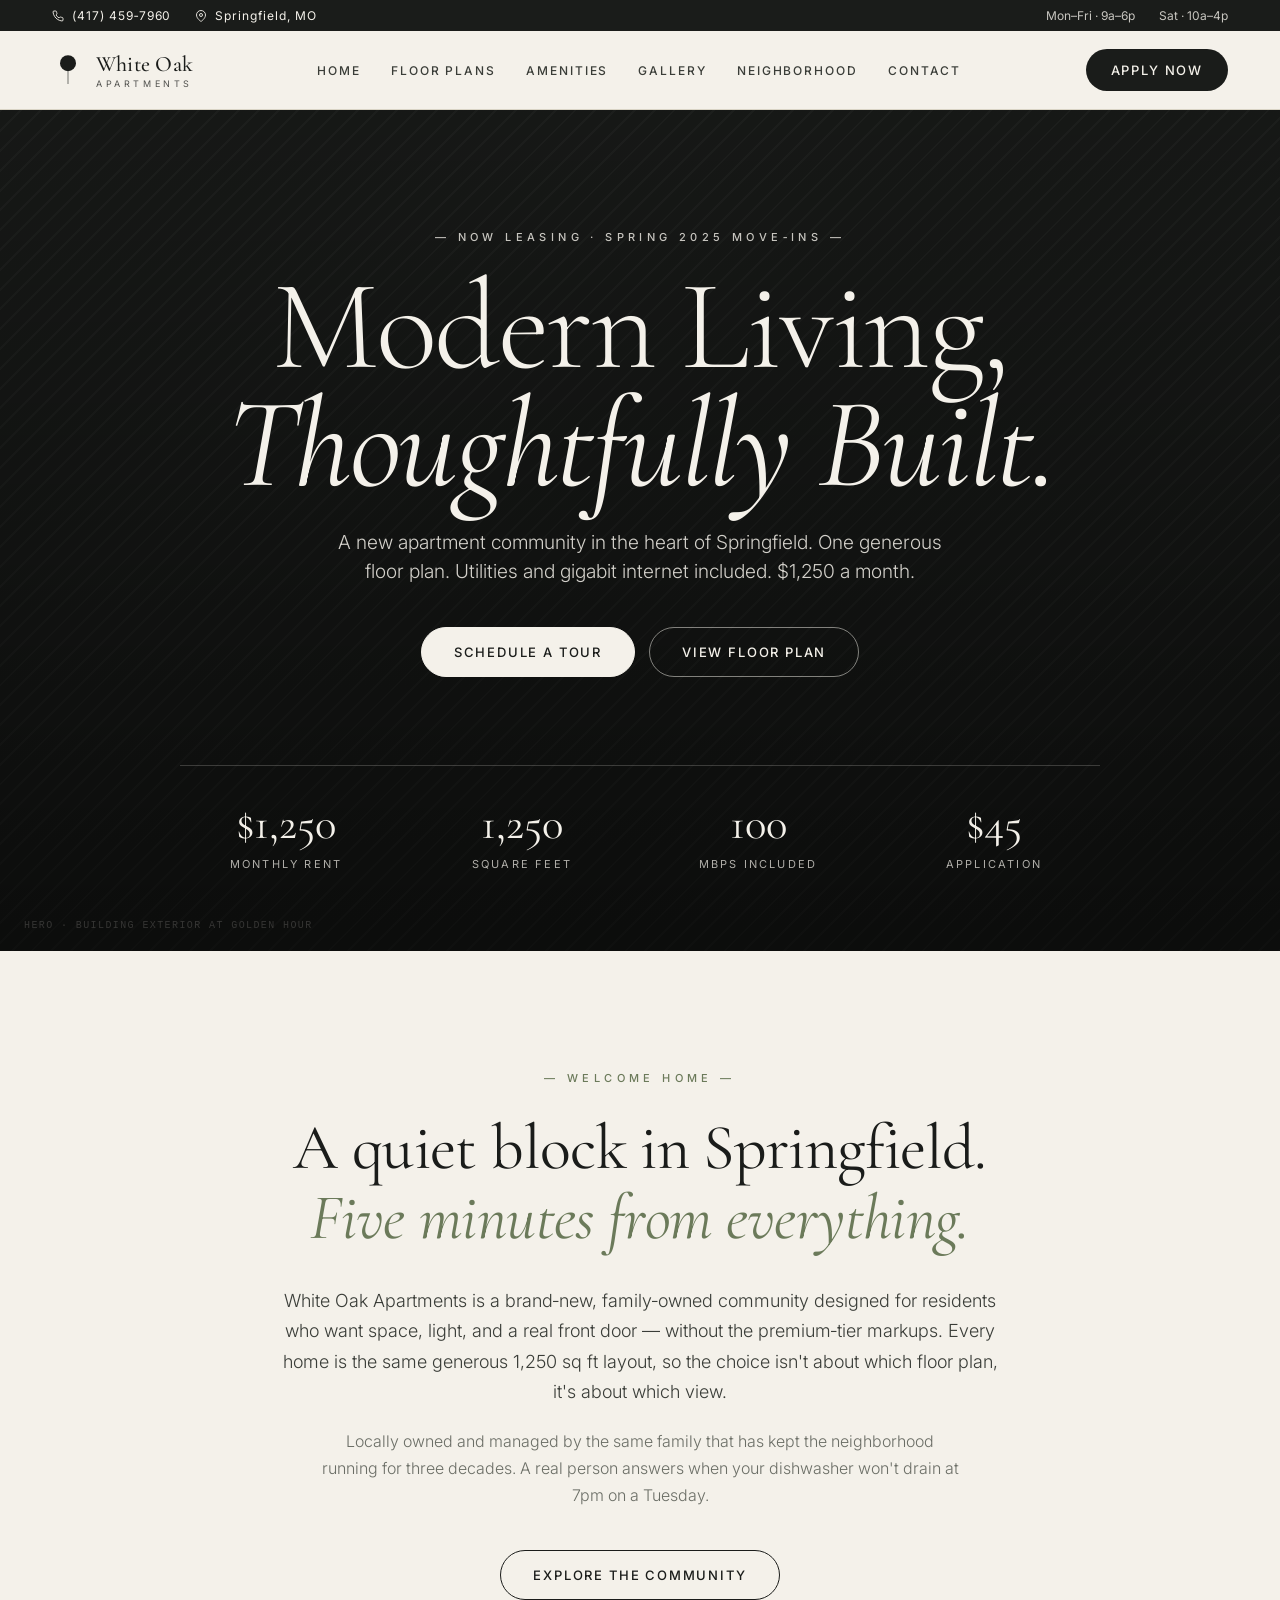
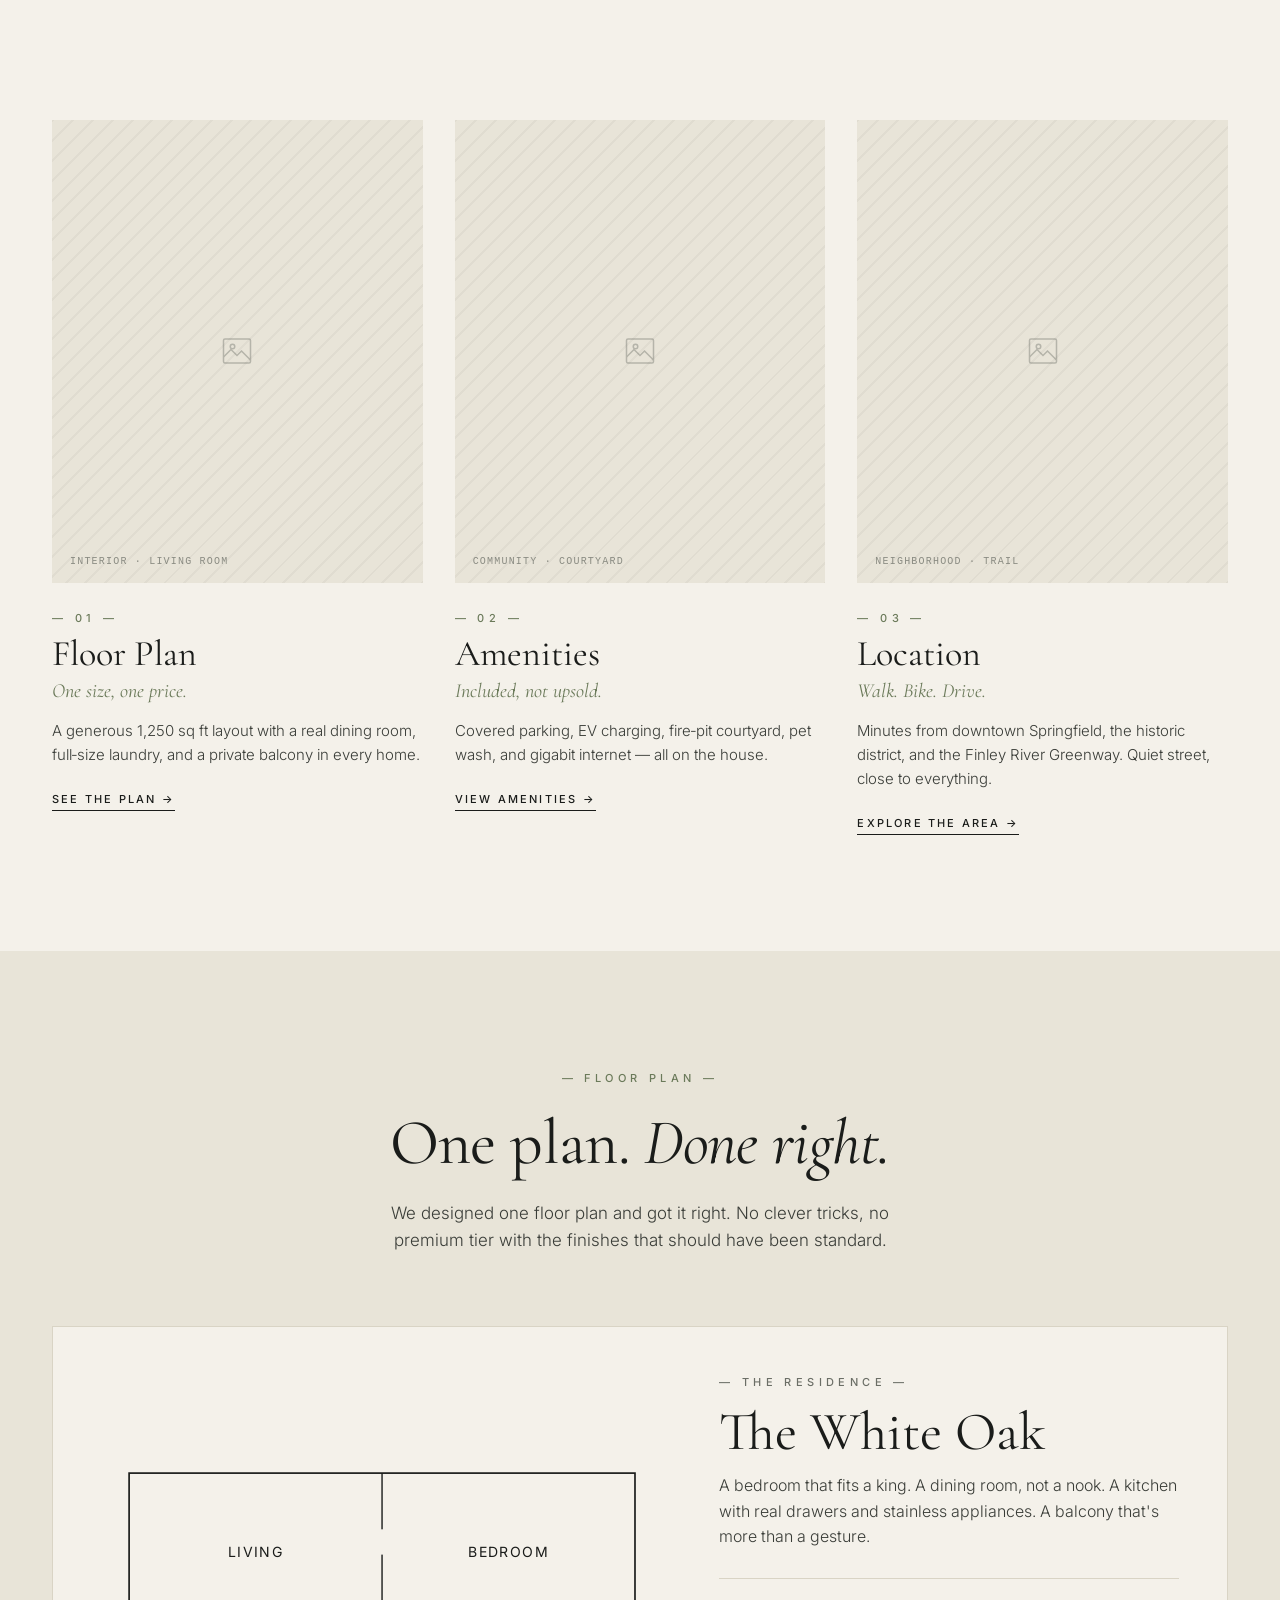
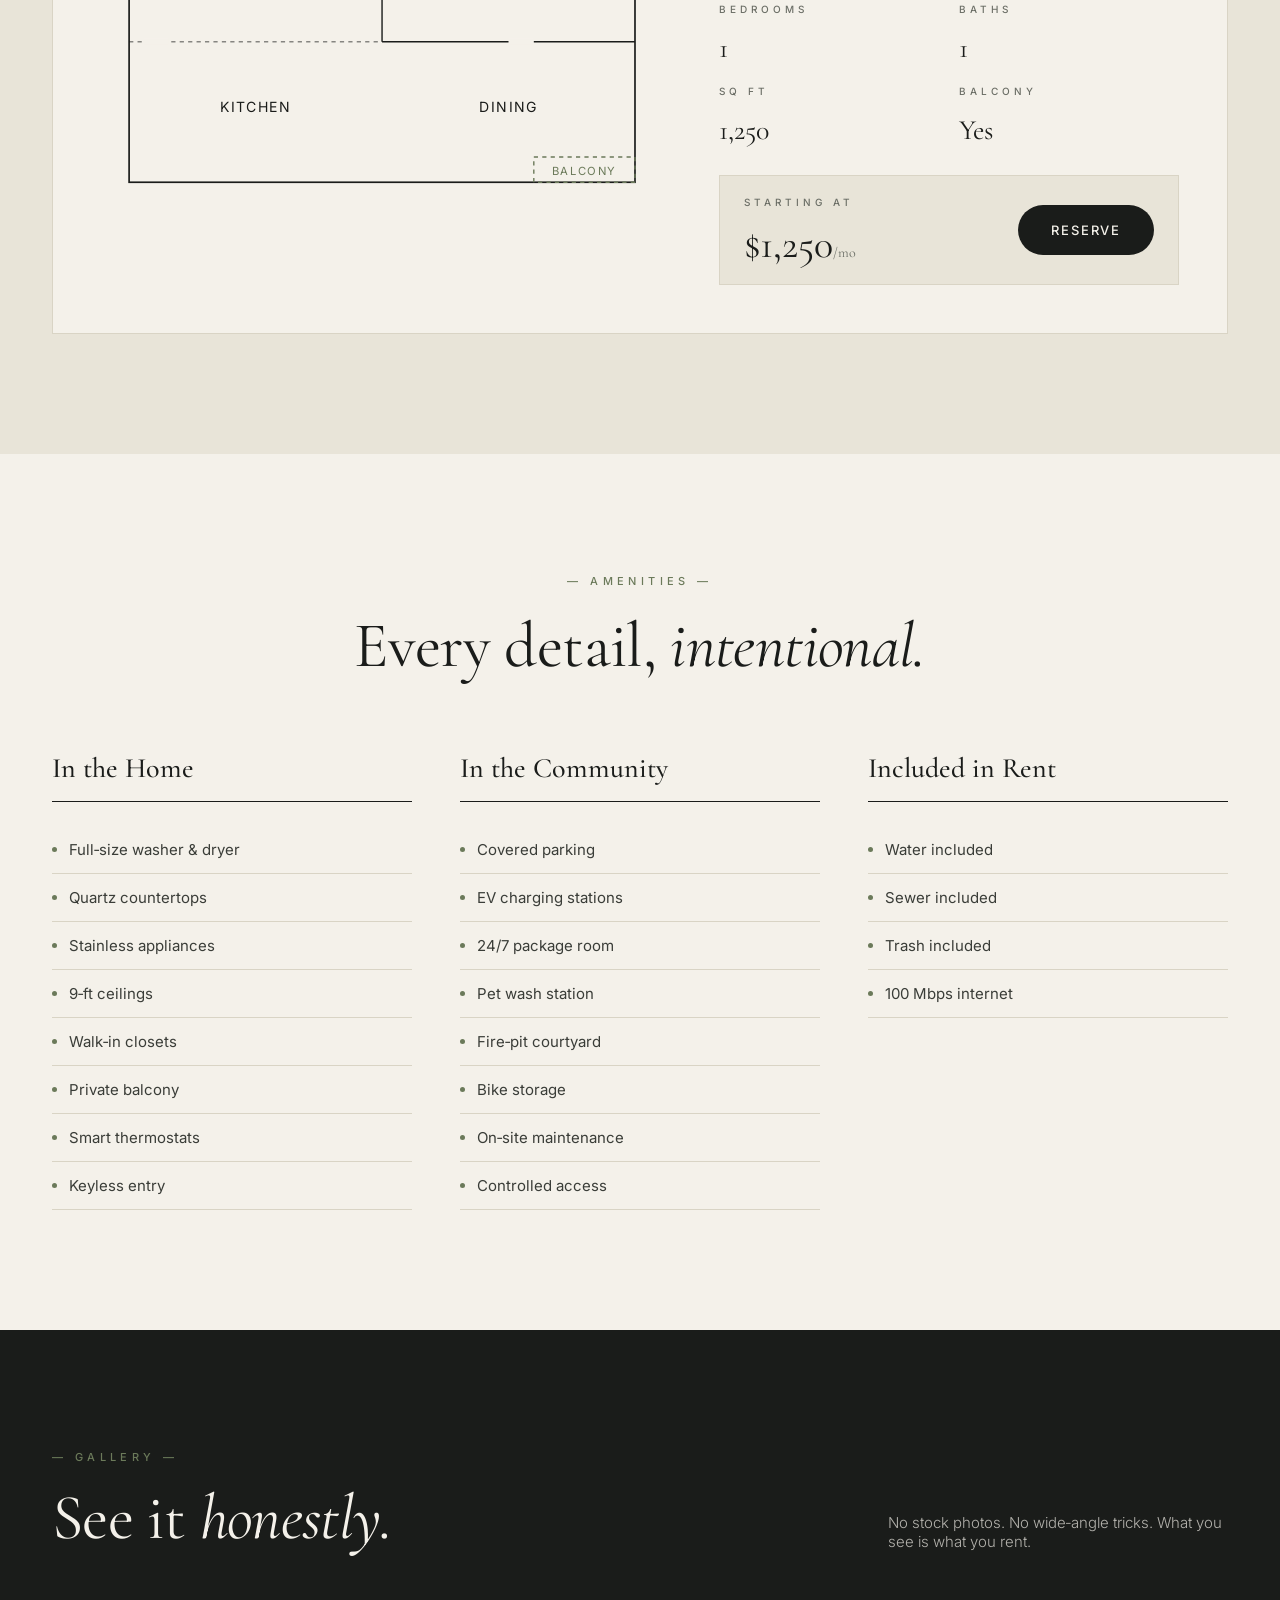
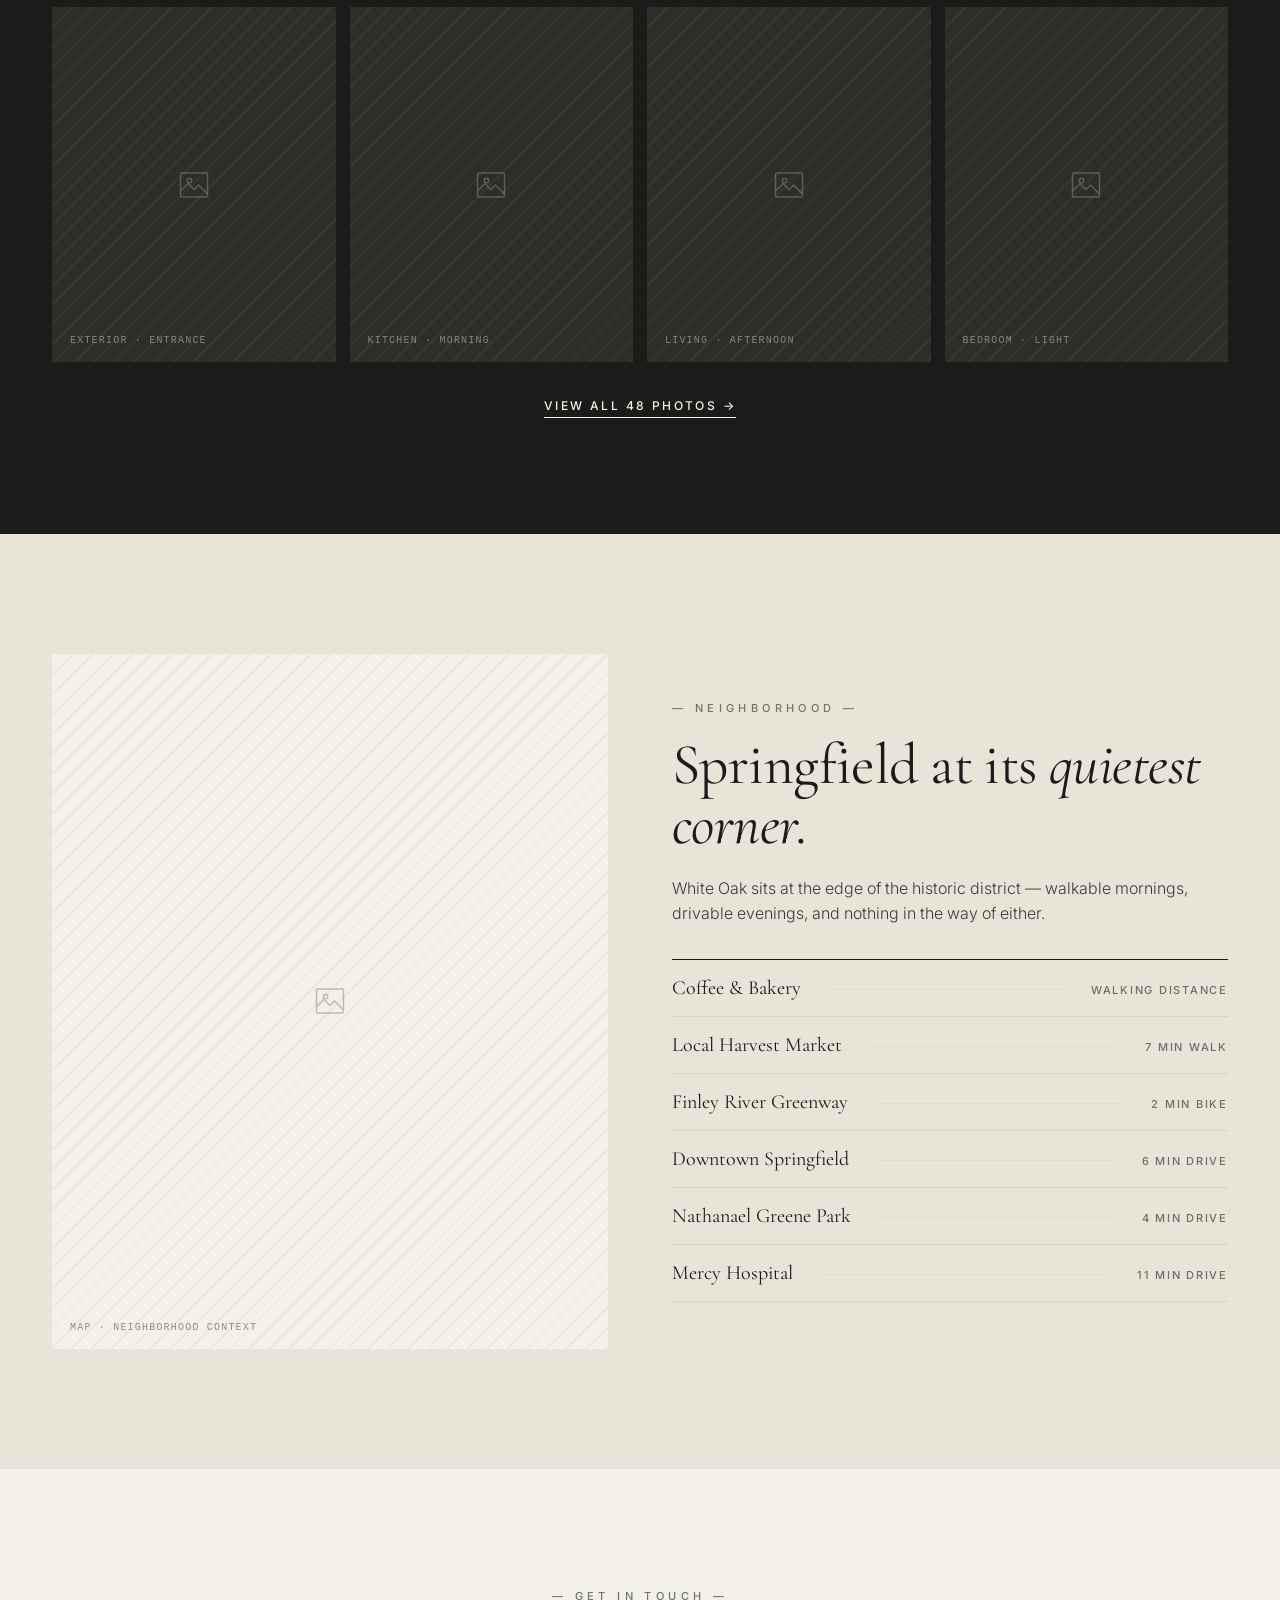
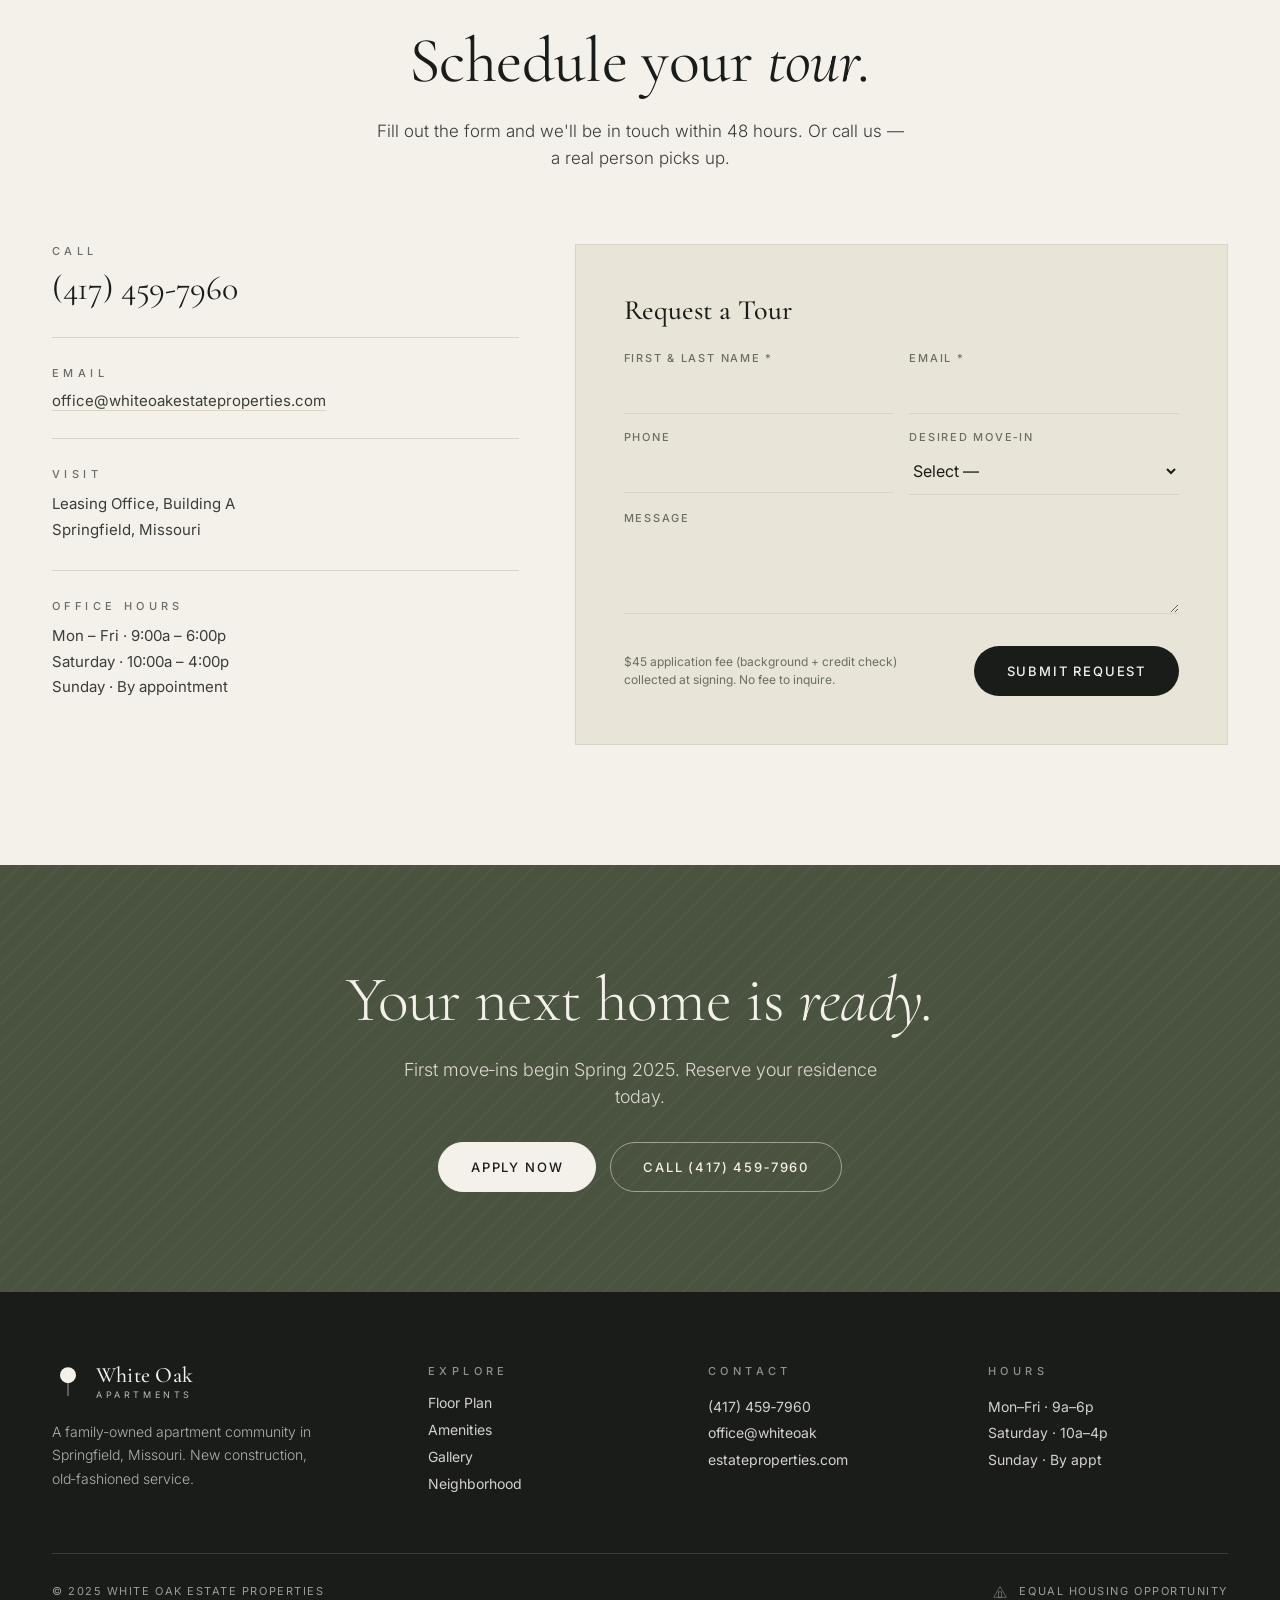
<file: white-oak-apartments.html>
<!doctype html>
<html lang="en">
<head>
<meta charset="utf-8" />
<meta name="viewport" content="width=device-width,initial-scale=1" />
<title>White Oak Apartments — Springfield, MO</title>
<meta name="description" content="A new apartment community in the heart of Springfield, MO. One generous floor plan. Utilities and gigabit internet included. $1,250 a month." />
<link rel="preconnect" href="https://fonts.googleapis.com">
<link rel="preconnect" href="https://fonts.gstatic.com" crossorigin>
<link href="https://fonts.googleapis.com/css2?family=Cormorant+Garamond:ital,wght@0,300;0,400;0,500;0,600;1,300;1,400&family=Inter:wght@300;400;500;600&display=swap" rel="stylesheet">
<style>
  :root{
    --paper:#F4F1EA;
    --cream:#E8E4D8;
    --ink:#1A1C1A;
    --ink-2:#3A3D38;
    --muted:#6B6E66;
    --line:#D9D4C5;
    --sage:#6B7A5A;
    --moss:#4A5240;
    --clay:#A8644A;
  }

  /* ---------- BASE ---------- */
  *{box-sizing:border-box}
  html,body{margin:0;padding:0;background:var(--paper);color:var(--ink);font-family:'Inter',system-ui,sans-serif;font-weight:400;-webkit-font-smoothing:antialiased}
  a{color:inherit;text-decoration:none}
  img{display:block;max-width:100%}
  button{font-family:inherit;cursor:pointer}
  .serif{font-family:'Cormorant Garamond',Georgia,serif;font-weight:400}

  .container{max-width:1240px;margin:0 auto;padding:0 32px}

  .eyebrow{font-family:'Inter',sans-serif;font-size:11px;letter-spacing:.4em;text-transform:uppercase;font-weight:500}

  /* ---------- BUTTONS ---------- */
  .btn{display:inline-flex;align-items:center;gap:10px;padding:16px 32px;border-radius:999px;font-size:13px;font-weight:500;letter-spacing:.14em;text-transform:uppercase;border:1px solid transparent;cursor:pointer;transition:all .25s ease}
  .btn-primary{background:var(--ink);color:var(--paper)}
  .btn-primary:hover{background:var(--moss)}
  .btn-ghost{background:transparent;color:var(--paper);border-color:rgba(244,241,234,.5)}
  .btn-ghost:hover{background:var(--paper);color:var(--ink)}
  .btn-outline{background:transparent;color:var(--ink);border-color:var(--ink)}
  .btn-outline:hover{background:var(--ink);color:var(--paper)}

  /* ---------- PLACEHOLDER ---------- */
  .placeholder{position:relative;width:100%;background:var(--cream);background-image:repeating-linear-gradient(135deg, rgba(0,0,0,.035) 0 2px, transparent 2px 14px);display:flex;align-items:center;justify-content:center;overflow:hidden;color:var(--muted)}
  .placeholder.dark{background:#2b2e29;background-image:repeating-linear-gradient(135deg, rgba(255,255,255,.04) 0 2px, transparent 2px 14px);color:rgba(244,241,234,.6)}
  .placeholder.paper{background:var(--paper);background-image:repeating-linear-gradient(135deg, rgba(0,0,0,.035) 0 2px, transparent 2px 14px);color:var(--muted)}
  .placeholder .ph-label{position:absolute;left:18px;bottom:16px;font-family:ui-monospace,SFMono-Regular,Menlo,monospace;font-size:10px;letter-spacing:.12em;text-transform:uppercase;opacity:.75}
  .placeholder .ph-icon{width:36px;height:36px;opacity:.4}
  .aspect-4-3{aspect-ratio:4/3}
  .aspect-4-5{aspect-ratio:4/5}

  /* ---------- TOP BAR ---------- */
  .topbar{background:var(--ink);color:var(--paper);font-size:12px;padding:8px 0}
  .topbar .container{display:flex;justify-content:space-between;align-items:center;gap:20px;flex-wrap:wrap}
  .topbar-left{display:flex;gap:24px;letter-spacing:.08em}
  .topbar-right{display:flex;gap:24px;opacity:.8}
  .topbar .ic{display:inline-flex;align-items:center;gap:8px}

  /* ---------- NAV ---------- */
  .nav{background:var(--paper);border-bottom:1px solid var(--line);position:sticky;top:0;z-index:50}
  .nav-inner{display:flex;align-items:center;justify-content:space-between;padding:18px 32px}
  .nav-links{display:flex;gap:30px}
  .nav-links a{font-size:12px;letter-spacing:.16em;text-transform:uppercase;color:var(--ink-2);font-weight:500}
  .nav .btn{padding:12px 24px}

  /* ---------- LOGO ---------- */
  .logo{display:flex;align-items:center;gap:12px}
  .logo-text{line-height:1}
  .logo-name{font-family:'Cormorant Garamond',Georgia,serif;font-size:22px;font-weight:500;letter-spacing:.01em}
  .logo-sub{font-size:9px;letter-spacing:.4em;margin-top:4px;text-transform:uppercase;opacity:.75}

  /* ---------- HERO ---------- */
  .hero{position:relative;min-height:82vh;background:var(--ink);overflow:hidden}
  .hero-bg{position:absolute;inset:0}
  .hero-bg-photo{position:absolute;inset:0;background:linear-gradient(135deg,#2a2d27 0%,#1A1C1A 60%,#3a3d36 100%);background-image:repeating-linear-gradient(135deg, rgba(255,255,255,.03) 0 2px, transparent 2px 14px)}
  .hero-bg-label{position:absolute;left:24px;bottom:20px;font-family:ui-monospace,monospace;font-size:10px;letter-spacing:.14em;text-transform:uppercase;color:rgba(244,241,234,.4)}
  .hero-bg-scrim{position:absolute;inset:0;background:linear-gradient(180deg,rgba(0,0,0,.15) 0%,rgba(0,0,0,.55) 100%)}
  .hero-inner{position:relative;z-index:2;padding-top:120px;padding-bottom:80px;text-align:center;color:var(--paper)}
  .hero-eyebrow{opacity:.8;margin-bottom:24px}
  .hero-h1{font-size:clamp(56px,10vw,148px);line-height:.92;margin:0 0 24px;letter-spacing:-0.02em;font-weight:300}
  .hero-h1 em{font-weight:400}
  .hero-sub{font-size:clamp(16px,1.5vw,20px);line-height:1.55;max-width:620px;margin:0 auto 40px;opacity:.85;font-weight:300}
  .hero-ctas{display:flex;gap:14px;justify-content:center;flex-wrap:wrap}
  .hero-ctas .btn-paper{background:var(--paper);color:var(--ink);border-color:var(--paper)}
  .hero-ctas .btn-paper:hover{background:transparent;color:var(--paper)}
  .hero-stats{margin-top:88px;display:grid;grid-template-columns:repeat(4,1fr);gap:24px;max-width:920px;margin:88px auto 0;padding-top:36px;border-top:1px solid rgba(244,241,234,.2)}
  .hero-stats .n{font-family:'Cormorant Garamond',Georgia,serif;font-size:clamp(32px,3.5vw,52px);line-height:1;font-weight:400}
  .hero-stats .l{font-size:11px;letter-spacing:.2em;text-transform:uppercase;margin-top:10px;opacity:.7}

  /* ---------- WELCOME ---------- */
  .welcome{padding:120px 0}
  .welcome-inner{text-align:center;max-width:860px;margin:0 auto}
  .welcome .eyebrow{color:var(--sage);margin-bottom:28px}
  .welcome h2{font-size:clamp(38px,5vw,68px);line-height:1.1;margin:0 0 32px;font-weight:400;letter-spacing:-0.01em}
  .welcome h2 em{color:var(--sage)}
  .welcome p.lead{font-size:18px;line-height:1.7;color:var(--ink-2);max-width:720px;margin:0 auto 20px;font-weight:300}
  .welcome p.note{font-size:16px;line-height:1.7;color:var(--muted);max-width:640px;margin:0 auto 40px;font-weight:300}

  /* ---------- CARDS ---------- */
  .cards{padding:0 0 120px}
  .cards-grid{display:grid;grid-template-columns:repeat(3,1fr);gap:32px}
  .card{display:block;color:inherit;transition:transform .25s}
  .card:hover{transform:translateY(-4px)}
  .card-body{padding:28px 0 0}
  .card .eyebrow{color:var(--sage);margin-bottom:10px}
  .card h3{font-size:36px;line-height:1.05;margin:0 0 6px;font-weight:400}
  .card .sub{font-size:20px;font-style:italic;color:var(--sage);margin-bottom:16px;font-weight:400}
  .card p{font-size:15px;line-height:1.6;color:var(--ink-2);margin:0 0 20px;font-weight:300}
  .card .cta{font-size:11px;letter-spacing:.2em;text-transform:uppercase;font-weight:500;border-bottom:1px solid var(--ink);padding-bottom:4px}

  /* ---------- PLANS ---------- */
  .plans{padding:120px 0;background:var(--cream)}
  .plans-head{text-align:center;margin-bottom:72px}
  .plans-head .eyebrow{color:var(--sage);margin-bottom:24px}
  .plans-head h2{font-size:clamp(40px,5vw,72px);margin:0;font-weight:400;letter-spacing:-0.01em;line-height:1.05}
  .plans-head p{font-size:17px;line-height:1.6;color:var(--ink-2);max-width:560px;margin:24px auto 0;font-weight:300}
  .plan-box{display:grid;grid-template-columns:1.1fr 0.9fr;gap:56px;align-items:center;background:var(--paper);padding:48px;border:1px solid var(--line)}
  .plan-box svg{width:100%;height:auto}
  .plan-detail .eyebrow{color:var(--muted);margin-bottom:16px}
  .plan-detail h3{font-size:54px;margin:0 0 14px;line-height:1;font-weight:400}
  .plan-detail > p{font-size:16px;line-height:1.6;color:var(--ink-2);margin:0 0 28px;font-weight:300}
  .plan-spec{display:grid;grid-template-columns:repeat(2,1fr);gap:20px;padding-top:24px;border-top:1px solid var(--line);margin-bottom:28px}
  .plan-spec .eyebrow{font-size:10px;color:var(--muted)}
  .plan-spec .v{font-family:'Cormorant Garamond',Georgia,serif;font-size:28px;margin-top:4px;font-weight:400}
  .plan-price{background:var(--cream);padding:20px 24px;border:1px solid var(--line);display:flex;justify-content:space-between;align-items:center;flex-wrap:wrap;gap:14px}
  .plan-price .eyebrow{font-size:10px;color:var(--muted)}
  .plan-price .price{font-family:'Cormorant Garamond',Georgia,serif;font-size:40px;line-height:1;font-weight:400;margin-top:6px}
  .plan-price .price small{font-size:14px;color:var(--muted)}

  /* ---------- AMENITIES ---------- */
  .amenities{padding:120px 0}
  .amenities-head{text-align:center;margin-bottom:72px}
  .amenities-head .eyebrow{color:var(--sage);margin-bottom:24px}
  .amenities-head h2{font-size:clamp(40px,5vw,72px);margin:0;font-weight:400;letter-spacing:-0.01em;line-height:1.05}
  .amen-grid{display:grid;grid-template-columns:repeat(3,1fr);gap:48px}
  .amen-col h3{font-size:28px;margin:0 0 24px;font-weight:500;padding-bottom:16px;border-bottom:1px solid var(--ink)}
  .amen-col ul{list-style:none;padding:0;margin:0}
  .amen-col li{padding:14px 0;border-bottom:1px solid var(--line);font-size:15px;display:flex;align-items:center;gap:12px;color:var(--ink-2)}
  .amen-dot{width:5px;height:5px;border-radius:50%;background:var(--sage);flex-shrink:0}

  /* ---------- GALLERY ---------- */
  .gallery{padding:120px 0;background:var(--ink);color:var(--paper)}
  .gallery-head{display:flex;justify-content:space-between;align-items:end;margin-bottom:56px;flex-wrap:wrap;gap:24px}
  .gallery-head .eyebrow{color:var(--sage);margin-bottom:20px}
  .gallery-head h2{font-size:clamp(40px,5vw,72px);margin:0;font-weight:400;letter-spacing:-0.01em;line-height:1.05}
  .gallery-head p{font-size:15px;opacity:.7;max-width:340px;margin:0;font-weight:300}
  .gal-grid{display:grid;grid-template-columns:repeat(4,1fr);gap:14px}
  .gallery-more{margin-top:32px;text-align:center}
  .gallery-more a{font-size:12px;letter-spacing:.2em;text-transform:uppercase;font-weight:500;border-bottom:1px solid var(--paper);padding-bottom:4px;color:var(--paper)}

  /* ---------- NEIGHBORHOOD ---------- */
  .neighborhood{padding:120px 0;background:var(--cream)}
  .neighborhood .container{display:grid;grid-template-columns:1fr 1fr;gap:64px;align-items:center}
  .hood-img{position:relative}
  .hood-body .eyebrow{color:var(--sage);margin-bottom:20px}
  .hood-body h2{font-size:clamp(36px,4.5vw,58px);margin:0 0 20px;font-weight:400;letter-spacing:-0.01em;line-height:1.05}
  .hood-body > p{font-size:16px;line-height:1.6;color:var(--ink-2);margin-bottom:32px;font-weight:300}
  .hood-list{border-top:1px solid var(--ink)}
  .hood-row{display:flex;justify-content:space-between;align-items:baseline;padding:16px 0;border-bottom:1px solid var(--line);gap:16px}
  .hood-row .n{font-family:'Cormorant Garamond',Georgia,serif;font-size:20px;font-weight:400}
  .hood-row .dots{flex:1;border-bottom:1px dotted var(--line);transform:translateY(-4px);margin:0 12px}
  .hood-row .d{font-size:11px;letter-spacing:.16em;text-transform:uppercase;color:var(--muted);font-weight:500;white-space:nowrap}

  /* ---------- CONTACT ---------- */
  .contact{padding:120px 0}
  .contact-head{text-align:center;margin-bottom:72px}
  .contact-head .eyebrow{color:var(--sage);margin-bottom:24px}
  .contact-head h2{font-size:clamp(40px,5vw,72px);margin:0;font-weight:400;letter-spacing:-0.01em;line-height:1.05}
  .contact-head p{font-size:17px;line-height:1.6;color:var(--ink-2);max-width:540px;margin:24px auto 0;font-weight:300}
  .contact-grid{display:grid;grid-template-columns:1fr 1.4fr;gap:56px;align-items:start}
  .info-block{padding-bottom:28px;border-bottom:1px solid var(--line);margin-bottom:28px}
  .info-block:last-child{border-bottom:none;margin-bottom:0}
  .info-block .eyebrow{color:var(--muted);margin-bottom:10px}
  .info-block .big{font-family:'Cormorant Garamond',Georgia,serif;font-size:34px;font-weight:400;letter-spacing:-0.01em}
  .info-block .mail{font-size:15px;color:var(--ink-2);border-bottom:1px solid var(--line)}
  .info-block .txt{font-size:15px;line-height:1.7;color:var(--ink-2)}
  .contact-form{background:var(--cream);padding:48px;border:1px solid var(--line)}
  .contact-form h3{font-size:28px;margin:0 0 24px;font-weight:500}
  .form-grid{display:grid;grid-template-columns:1fr 1fr;gap:16px;margin-bottom:16px}
  .field{display:block}
  .field .label{font-size:11px;letter-spacing:.16em;text-transform:uppercase;color:var(--muted);font-weight:500;margin-bottom:4px}
  .field input, .field select, .field textarea{width:100%;padding:12px 0;font-size:16px;background:transparent;border:none;border-bottom:1px solid var(--line);outline:none;font-family:inherit;transition:border-color .2s;color:var(--ink)}
  .field textarea{resize:vertical}
  .field input:focus, .field select:focus, .field textarea:focus{border-bottom-color:var(--ink)}
  .form-foot{display:flex;justify-content:space-between;align-items:center;margin-top:28px;flex-wrap:wrap;gap:16px}
  .form-foot p{margin:0;font-size:12px;color:var(--muted);max-width:320px;line-height:1.5}
  .form-success{text-align:center;padding:40px 0}
  .form-success .check{width:56px;height:56px;border-radius:50%;background:var(--sage);color:var(--paper);display:inline-flex;align-items:center;justify-content:center;font-size:24px;margin-bottom:20px}
  .form-success h3{font-size:30px;margin:0 0 12px;font-weight:400}
  .form-success p{color:var(--ink-2);font-size:15px;line-height:1.6;margin:0 auto;max-width:380px}

  /* ---------- CTA BANNER ---------- */
  .cta-banner{position:relative;padding:100px 0;background:var(--moss);color:var(--paper);overflow:hidden}
  .cta-banner::before{content:"";position:absolute;inset:0;background-image:repeating-linear-gradient(135deg, rgba(255,255,255,.03) 0 2px, transparent 2px 14px)}
  .cta-banner .container{position:relative;text-align:center}
  .cta-banner h2{font-size:clamp(40px,5vw,72px);margin:0 0 20px;font-weight:300;line-height:1.1;letter-spacing:-0.01em}
  .cta-banner p{font-size:18px;line-height:1.5;opacity:.85;max-width:520px;margin:0 auto 32px;font-weight:300}
  .cta-banner .ctas{display:flex;gap:14px;justify-content:center;flex-wrap:wrap}
  .cta-banner .btn-paper{background:var(--paper);color:var(--ink);border-color:var(--paper)}
  .cta-banner .btn-paper:hover{background:transparent;color:var(--paper)}

  /* ---------- FOOTER ---------- */
  .site-foot{background:var(--ink);color:var(--paper);padding:72px 0 32px}
  .foot-grid{display:grid;grid-template-columns:1.4fr 1fr 1fr 1fr;gap:40px;padding-bottom:48px;border-bottom:1px solid rgba(244,241,234,.15)}
  .foot-about{font-size:14px;line-height:1.7;opacity:.7;max-width:320px;margin-top:20px;font-weight:300}
  .foot-col .eyebrow{opacity:.55;margin-bottom:16px}
  .foot-links{display:flex;flex-direction:column;gap:10px;font-size:14px}
  .foot-links a{opacity:.85}
  .foot-contact{font-size:14px;line-height:1.9;opacity:.85}
  .foot-contact a{word-break:break-all}
  .foot-hours{font-size:14px;line-height:1.9;opacity:.85}
  .foot-bar{display:flex;justify-content:space-between;align-items:center;margin-top:28px;font-size:11px;letter-spacing:.14em;text-transform:uppercase;opacity:.6;flex-wrap:wrap;gap:12px}
  .foot-bar .eho{display:inline-flex;align-items:center;gap:10px}

  /* ---------- RESPONSIVE ---------- */
  @media (max-width:980px){
    .nav-links{display:none!important}
  }
  @media (max-width:880px){
    .cards-grid{grid-template-columns:1fr!important;gap:56px!important}
    .plan-box{grid-template-columns:1fr!important;padding:32px!important}
    .amen-grid{grid-template-columns:1fr!important;gap:40px!important}
    .neighborhood .container{grid-template-columns:1fr!important}
    .hood-img{max-width:440px;margin:0 auto}
    .contact-grid{grid-template-columns:1fr!important}
    .form-grid{grid-template-columns:1fr!important}
    .foot-grid{grid-template-columns:1fr 1fr!important;gap:40px!important}
  }
  @media (max-width:780px){
    .hero-stats{grid-template-columns:1fr 1fr!important}
    .gal-grid{grid-template-columns:1fr 1fr!important}
  }
  @media (max-width:720px){
    .hide-sm{display:none!important}
  }
  @media (max-width:640px){
    .container{padding:0 20px}
  }
</style>
</head>
<body>

<!-- ============= TOP BAR ============= -->
<div class="topbar">
  <div class="container">
    <div class="topbar-left">
      <span class="ic">
        <svg width="12" height="12" viewBox="0 0 24 24" fill="none" stroke="currentColor" stroke-width="1.8"><path d="M22 16.92v3a2 2 0 0 1-2.18 2 19.79 19.79 0 0 1-8.63-3.07 19.5 19.5 0 0 1-6-6 19.79 19.79 0 0 1-3.07-8.67A2 2 0 0 1 4.11 2h3a2 2 0 0 1 2 1.72 12.84 12.84 0 0 0 .7 2.81 2 2 0 0 1-.45 2.11L8.09 9.91a16 16 0 0 0 6 6l1.27-1.27a2 2 0 0 1 2.11-.45 12.84 12.84 0 0 0 2.81.7A2 2 0 0 1 22 16.92z"/></svg>
        (417) 459‑7960
      </span>
      <span class="ic hide-sm">
        <svg width="12" height="12" viewBox="0 0 24 24" fill="none" stroke="currentColor" stroke-width="1.8"><path d="M21 10c0 7-9 13-9 13s-9-6-9-13a9 9 0 0 1 18 0z"/><circle cx="12" cy="10" r="3"/></svg>
        Springfield, MO
      </span>
    </div>
    <div class="topbar-right hide-sm">
      <span>Mon–Fri · 9a–6p</span>
      <span>Sat · 10a–4p</span>
    </div>
  </div>
</div>

<!-- ============= NAV ============= -->
<div class="nav">
  <div class="container nav-inner">
    <a href="#top" class="logo" aria-label="White Oak Apartments home">
      <svg width="32" height="36" viewBox="0 0 80 90" aria-hidden="true">
        <circle cx="40" cy="28" r="20" fill="var(--ink)"/>
        <line x1="40" y1="48" x2="40" y2="80" stroke="var(--ink)" stroke-width="1.5"/>
      </svg>
      <div class="logo-text">
        <div class="logo-name">White Oak</div>
        <div class="logo-sub">Apartments</div>
      </div>
    </a>
    <nav class="nav-links">
      <a href="#top">Home</a>
      <a href="#plans">Floor Plans</a>
      <a href="#amenities">Amenities</a>
      <a href="#gallery">Gallery</a>
      <a href="#neighborhood">Neighborhood</a>
      <a href="#contact">Contact</a>
    </nav>
    <a href="#contact" class="btn btn-primary">Apply Now</a>
  </div>
</div>

<!-- ============= HERO ============= -->
<section id="top" class="hero">
  <div class="hero-bg">
    <div class="hero-bg-photo"></div>
    <div class="hero-bg-label">hero · building exterior at golden hour</div>
    <div class="hero-bg-scrim"></div>
  </div>
  <div class="container hero-inner">
    <div class="eyebrow hero-eyebrow">— Now Leasing · Spring 2025 Move‑ins —</div>
    <h1 class="serif hero-h1">Modern Living,<br/><em>Thoughtfully Built.</em></h1>
    <p class="hero-sub">A new apartment community in the heart of Springfield. One generous floor plan. Utilities and gigabit internet included. $1,250 a month.</p>
    <div class="hero-ctas">
      <a href="#contact" class="btn btn-ghost btn-paper">Schedule a Tour</a>
      <a href="#plans" class="btn btn-ghost">View Floor Plan</a>
    </div>
    <div class="hero-stats">
      <div><div class="n serif">$1,250</div><div class="l">Monthly rent</div></div>
      <div><div class="n serif">1,250</div><div class="l">Square feet</div></div>
      <div><div class="n serif">100</div><div class="l">Mbps included</div></div>
      <div><div class="n serif">$45</div><div class="l">Application</div></div>
    </div>
  </div>
</section>

<!-- ============= WELCOME ============= -->
<section class="welcome">
  <div class="container welcome-inner">
    <div class="eyebrow">— Welcome Home —</div>
    <h2 class="serif">A quiet block in Springfield.<br/><em>Five minutes from everything.</em></h2>
    <p class="lead">White Oak Apartments is a brand‑new, family‑owned community designed for residents who want space, light, and a real front door — without the premium‑tier markups. Every home is the same generous 1,250 sq ft layout, so the choice isn't about which floor plan, it's about which view.</p>
    <p class="note">Locally owned and managed by the same family that has kept the neighborhood running for three decades. A real person answers when your dishwasher won't drain at 7pm on a Tuesday.</p>
    <a href="#plans" class="btn btn-outline">Explore the Community</a>
  </div>
</section>

<!-- ============= CARDS ============= -->
<section class="cards">
  <div class="container">
    <div class="cards-grid">

      <a class="card" href="#plans">
        <div class="placeholder aspect-4-5">
          <svg class="ph-icon" viewBox="0 0 24 24" fill="none" stroke="currentColor" stroke-width="1"><rect x="3" y="4" width="18" height="16" rx="1"/><path d="M3 16l5-5 4 4 3-3 6 6"/><circle cx="9" cy="9" r="1.5"/></svg>
          <span class="ph-label">interior · living room</span>
        </div>
        <div class="card-body">
          <div class="eyebrow">— 01 —</div>
          <h3 class="serif">Floor Plan</h3>
          <div class="sub serif">One size, one price.</div>
          <p>A generous 1,250 sq ft layout with a real dining room, full‑size laundry, and a private balcony in every home.</p>
          <span class="cta">See the plan →</span>
        </div>
      </a>

      <a class="card" href="#amenities">
        <div class="placeholder aspect-4-5">
          <svg class="ph-icon" viewBox="0 0 24 24" fill="none" stroke="currentColor" stroke-width="1"><rect x="3" y="4" width="18" height="16" rx="1"/><path d="M3 16l5-5 4 4 3-3 6 6"/><circle cx="9" cy="9" r="1.5"/></svg>
          <span class="ph-label">community · courtyard</span>
        </div>
        <div class="card-body">
          <div class="eyebrow">— 02 —</div>
          <h3 class="serif">Amenities</h3>
          <div class="sub serif">Included, not upsold.</div>
          <p>Covered parking, EV charging, fire‑pit courtyard, pet wash, and gigabit internet — all on the house.</p>
          <span class="cta">View amenities →</span>
        </div>
      </a>

      <a class="card" href="#neighborhood">
        <div class="placeholder aspect-4-5">
          <svg class="ph-icon" viewBox="0 0 24 24" fill="none" stroke="currentColor" stroke-width="1"><rect x="3" y="4" width="18" height="16" rx="1"/><path d="M3 16l5-5 4 4 3-3 6 6"/><circle cx="9" cy="9" r="1.5"/></svg>
          <span class="ph-label">neighborhood · trail</span>
        </div>
        <div class="card-body">
          <div class="eyebrow">— 03 —</div>
          <h3 class="serif">Location</h3>
          <div class="sub serif">Walk. Bike. Drive.</div>
          <p>Minutes from downtown Springfield, the historic district, and the Finley River Greenway. Quiet street, close to everything.</p>
          <span class="cta">Explore the area →</span>
        </div>
      </a>

    </div>
  </div>
</section>

<!-- ============= PLANS ============= -->
<section id="plans" class="plans">
  <div class="container">
    <div class="plans-head">
      <div class="eyebrow">— Floor Plan —</div>
      <h2 class="serif">One plan. <em>Done right.</em></h2>
      <p>We designed one floor plan and got it right. No clever tricks, no premium tier with the finishes that should have been standard.</p>
    </div>

    <div class="plan-box">
      <div>
        <svg viewBox="0 0 400 260" aria-label="White Oak residence floor plan">
          <rect x="20" y="20" width="360" height="220" fill="none" stroke="var(--ink)" stroke-width="1.2"/>
          <line x1="200" y1="20" x2="200" y2="140" stroke="var(--ink)" stroke-width="1"/>
          <line x1="200" y1="140" x2="380" y2="140" stroke="var(--ink)" stroke-width="1"/>
          <line x1="20" y1="140" x2="200" y2="140" stroke="var(--ink)" stroke-width="1" stroke-dasharray="3,3" opacity=".5"/>
          <rect x="30" y="138" width="18" height="4" fill="var(--paper)"/>
          <rect x="290" y="138" width="18" height="4" fill="var(--paper)"/>
          <rect x="198" y="60" width="4" height="18" fill="var(--paper)"/>
          <rect x="308" y="222" width="72" height="18" fill="none" stroke="var(--sage)" stroke-width="1" stroke-dasharray="3,3"/>
          <text x="344" y="235" text-anchor="middle" font-size="8" fill="var(--sage)" letter-spacing=".14em">BALCONY</text>
          <text x="110" y="80" text-anchor="middle" font-size="10" fill="var(--ink)" letter-spacing=".1em">LIVING</text>
          <text x="290" y="80" text-anchor="middle" font-size="10" fill="var(--ink)" letter-spacing=".1em">BEDROOM</text>
          <text x="110" y="190" text-anchor="middle" font-size="10" fill="var(--ink)" letter-spacing=".1em">KITCHEN</text>
          <text x="290" y="190" text-anchor="middle" font-size="10" fill="var(--ink)" letter-spacing=".1em">DINING</text>
        </svg>
      </div>
      <div class="plan-detail">
        <div class="eyebrow">— The Residence —</div>
        <h3 class="serif">The White Oak</h3>
        <p>A bedroom that fits a king. A dining room, not a nook. A kitchen with real drawers and stainless appliances. A balcony that's more than a gesture.</p>
        <div class="plan-spec">
          <div><div class="eyebrow">Bedrooms</div><div class="v">1</div></div>
          <div><div class="eyebrow">Baths</div><div class="v">1</div></div>
          <div><div class="eyebrow">Sq Ft</div><div class="v">1,250</div></div>
          <div><div class="eyebrow">Balcony</div><div class="v">Yes</div></div>
        </div>
        <div class="plan-price">
          <div>
            <div class="eyebrow">Starting at</div>
            <div class="price">$1,250<small>/mo</small></div>
          </div>
          <a href="#contact" class="btn btn-primary">Reserve</a>
        </div>
      </div>
    </div>
  </div>
</section>

<!-- ============= AMENITIES ============= -->
<section id="amenities" class="amenities">
  <div class="container">
    <div class="amenities-head">
      <div class="eyebrow">— Amenities —</div>
      <h2 class="serif">Every detail, <em>intentional.</em></h2>
    </div>
    <div class="amen-grid">

      <div class="amen-col">
        <h3 class="serif">In the Home</h3>
        <ul>
          <li><span class="amen-dot"></span>Full‑size washer &amp; dryer</li>
          <li><span class="amen-dot"></span>Quartz countertops</li>
          <li><span class="amen-dot"></span>Stainless appliances</li>
          <li><span class="amen-dot"></span>9‑ft ceilings</li>
          <li><span class="amen-dot"></span>Walk‑in closets</li>
          <li><span class="amen-dot"></span>Private balcony</li>
          <li><span class="amen-dot"></span>Smart thermostats</li>
          <li><span class="amen-dot"></span>Keyless entry</li>
        </ul>
      </div>

      <div class="amen-col">
        <h3 class="serif">In the Community</h3>
        <ul>
          <li><span class="amen-dot"></span>Covered parking</li>
          <li><span class="amen-dot"></span>EV charging stations</li>
          <li><span class="amen-dot"></span>24/7 package room</li>
          <li><span class="amen-dot"></span>Pet wash station</li>
          <li><span class="amen-dot"></span>Fire‑pit courtyard</li>
          <li><span class="amen-dot"></span>Bike storage</li>
          <li><span class="amen-dot"></span>On‑site maintenance</li>
          <li><span class="amen-dot"></span>Controlled access</li>
        </ul>
      </div>

      <div class="amen-col">
        <h3 class="serif">Included in Rent</h3>
        <ul>
          <li><span class="amen-dot"></span>Water included</li>
          <li><span class="amen-dot"></span>Sewer included</li>
          <li><span class="amen-dot"></span>Trash included</li>
          <li><span class="amen-dot"></span>100 Mbps internet</li>
        </ul>
      </div>

    </div>
  </div>
</section>

<!-- ============= GALLERY ============= -->
<section id="gallery" class="gallery">
  <div class="container">
    <div class="gallery-head">
      <div>
        <div class="eyebrow">— Gallery —</div>
        <h2 class="serif">See it <em>honestly.</em></h2>
      </div>
      <p>No stock photos. No wide‑angle tricks. What you see is what you rent.</p>
    </div>
    <div class="gal-grid">
      <div class="placeholder dark aspect-4-5">
        <svg class="ph-icon" viewBox="0 0 24 24" fill="none" stroke="currentColor" stroke-width="1"><rect x="3" y="4" width="18" height="16" rx="1"/><path d="M3 16l5-5 4 4 3-3 6 6"/><circle cx="9" cy="9" r="1.5"/></svg>
        <span class="ph-label">exterior · entrance</span>
      </div>
      <div class="placeholder dark aspect-4-5">
        <svg class="ph-icon" viewBox="0 0 24 24" fill="none" stroke="currentColor" stroke-width="1"><rect x="3" y="4" width="18" height="16" rx="1"/><path d="M3 16l5-5 4 4 3-3 6 6"/><circle cx="9" cy="9" r="1.5"/></svg>
        <span class="ph-label">kitchen · morning</span>
      </div>
      <div class="placeholder dark aspect-4-5">
        <svg class="ph-icon" viewBox="0 0 24 24" fill="none" stroke="currentColor" stroke-width="1"><rect x="3" y="4" width="18" height="16" rx="1"/><path d="M3 16l5-5 4 4 3-3 6 6"/><circle cx="9" cy="9" r="1.5"/></svg>
        <span class="ph-label">living · afternoon</span>
      </div>
      <div class="placeholder dark aspect-4-5">
        <svg class="ph-icon" viewBox="0 0 24 24" fill="none" stroke="currentColor" stroke-width="1"><rect x="3" y="4" width="18" height="16" rx="1"/><path d="M3 16l5-5 4 4 3-3 6 6"/><circle cx="9" cy="9" r="1.5"/></svg>
        <span class="ph-label">bedroom · light</span>
      </div>
    </div>
    <div class="gallery-more">
      <a href="#">View all 48 Photos →</a>
    </div>
  </div>
</section>

<!-- ============= NEIGHBORHOOD ============= -->
<section id="neighborhood" class="neighborhood">
  <div class="container">
    <div class="hood-img">
      <div class="placeholder paper aspect-4-5">
        <svg class="ph-icon" viewBox="0 0 24 24" fill="none" stroke="currentColor" stroke-width="1"><rect x="3" y="4" width="18" height="16" rx="1"/><path d="M3 16l5-5 4 4 3-3 6 6"/><circle cx="9" cy="9" r="1.5"/></svg>
        <span class="ph-label">map · neighborhood context</span>
      </div>
    </div>
    <div class="hood-body">
      <div class="eyebrow">— Neighborhood —</div>
      <h2 class="serif">Springfield at its <em>quietest corner.</em></h2>
      <p>White Oak sits at the edge of the historic district — walkable mornings, drivable evenings, and nothing in the way of either.</p>
      <div class="hood-list">
        <div class="hood-row"><span class="n">Coffee &amp; Bakery</span><span class="dots"></span><span class="d">Walking distance</span></div>
        <div class="hood-row"><span class="n">Local Harvest Market</span><span class="dots"></span><span class="d">7 min walk</span></div>
        <div class="hood-row"><span class="n">Finley River Greenway</span><span class="dots"></span><span class="d">2 min bike</span></div>
        <div class="hood-row"><span class="n">Downtown Springfield</span><span class="dots"></span><span class="d">6 min drive</span></div>
        <div class="hood-row"><span class="n">Nathanael Greene Park</span><span class="dots"></span><span class="d">4 min drive</span></div>
        <div class="hood-row"><span class="n">Mercy Hospital</span><span class="dots"></span><span class="d">11 min drive</span></div>
      </div>
    </div>
  </div>
</section>

<!-- ============= CONTACT ============= -->
<section id="contact" class="contact">
  <div class="container">
    <div class="contact-head">
      <div class="eyebrow">— Get in Touch —</div>
      <h2 class="serif">Schedule your <em>tour.</em></h2>
      <p>Fill out the form and we'll be in touch within 48 hours. Or call us — a real person picks up.</p>
    </div>

    <div class="contact-grid">
      <div>
        <div class="info-block">
          <div class="eyebrow">Call</div>
          <a href="tel:+14174597960" class="big serif">(417) 459‑7960</a>
        </div>
        <div class="info-block">
          <div class="eyebrow">Email</div>
          <a href="mailto:office@whiteoakestateproperties.com" class="mail">office@whiteoakestateproperties.com</a>
        </div>
        <div class="info-block">
          <div class="eyebrow">Visit</div>
          <div class="txt">Leasing Office, Building A<br/>Springfield, Missouri</div>
        </div>
        <div class="info-block">
          <div class="eyebrow">Office Hours</div>
          <div class="txt">Mon – Fri · 9:00a – 6:00p<br/>Saturday · 10:00a – 4:00p<br/>Sunday · By appointment</div>
        </div>
      </div>

      <div id="contact-form-shell" class="contact-form">
        <form id="tour-form">
          <h3 class="serif">Request a Tour</h3>
          <div class="form-grid">
            <label class="field">
              <div class="label">First &amp; Last Name *</div>
              <input id="f-name" type="text" name="name" required />
            </label>
            <label class="field">
              <div class="label">Email *</div>
              <input id="f-email" type="email" name="email" required />
            </label>
          </div>
          <div class="form-grid">
            <label class="field">
              <div class="label">Phone</div>
              <input type="tel" name="phone" />
            </label>
            <label class="field">
              <div class="label">Desired Move‑in</div>
              <select name="move">
                <option value="">Select —</option>
                <option>March 2025</option>
                <option>April 2025</option>
                <option>May 2025</option>
                <option>Flexible</option>
              </select>
            </label>
          </div>
          <label class="field">
            <div class="label">Message</div>
            <textarea rows="3" name="msg"></textarea>
          </label>
          <div class="form-foot">
            <p>$45 application fee (background + credit check) collected at signing. No fee to inquire.</p>
            <button type="submit" class="btn btn-primary">Submit Request</button>
          </div>
        </form>
        <div id="tour-success" class="form-success" hidden>
          <div class="check">✓</div>
          <h3 class="serif">Thank you, <span id="s-name">friend</span>.</h3>
          <p>We've received your request and will confirm your tour within 48 hours at <strong id="s-email"></strong>.</p>
        </div>
      </div>
    </div>
  </div>
</section>

<!-- ============= CTA BANNER ============= -->
<section class="cta-banner">
  <div class="container">
    <h2 class="serif">Your next home is <em>ready.</em></h2>
    <p>First move‑ins begin Spring 2025. Reserve your residence today.</p>
    <div class="ctas">
      <a href="#contact" class="btn btn-ghost btn-paper">Apply Now</a>
      <a href="tel:+14174597960" class="btn btn-ghost">Call (417) 459‑7960</a>
    </div>
  </div>
</section>

<!-- ============= FOOTER ============= -->
<footer class="site-foot">
  <div class="container">
    <div class="foot-grid">
      <div>
        <div class="logo">
          <svg width="32" height="36" viewBox="0 0 80 90" aria-hidden="true">
            <circle cx="40" cy="28" r="20" fill="var(--paper)"/>
            <line x1="40" y1="48" x2="40" y2="80" stroke="var(--paper)" stroke-width="1.5"/>
          </svg>
          <div class="logo-text" style="color:var(--paper)">
            <div class="logo-name">White Oak</div>
            <div class="logo-sub">Apartments</div>
          </div>
        </div>
        <p class="foot-about">A family‑owned apartment community in Springfield, Missouri. New construction, old‑fashioned service.</p>
      </div>
      <div class="foot-col">
        <div class="eyebrow">Explore</div>
        <div class="foot-links">
          <a href="#plans">Floor Plan</a>
          <a href="#amenities">Amenities</a>
          <a href="#gallery">Gallery</a>
          <a href="#neighborhood">Neighborhood</a>
        </div>
      </div>
      <div class="foot-col">
        <div class="eyebrow">Contact</div>
        <div class="foot-contact">
          <a href="tel:+14174597960">(417) 459‑7960</a><br/>
          <a href="mailto:office@whiteoakestateproperties.com">office@whiteoak<br/>estateproperties.com</a>
        </div>
      </div>
      <div class="foot-col">
        <div class="eyebrow">Hours</div>
        <div class="foot-hours">Mon–Fri · 9a–6p<br/>Saturday · 10a–4p<br/>Sunday · By appt</div>
      </div>
    </div>
    <div class="foot-bar">
      <span>© 2025 White Oak Estate Properties</span>
      <span class="eho">
        <svg width="18" height="18" viewBox="0 0 40 40" fill="none" stroke="currentColor" stroke-width="1.2">
          <path d="M6 34 L20 10 L34 34 Z"/><rect x="17" y="22" width="6" height="12"/>
        </svg>
        Equal Housing Opportunity
      </span>
    </div>
  </div>
</footer>

<script>
  (function(){
    var form = document.getElementById('tour-form');
    if(!form) return;
    form.addEventListener('submit', function(e){
      e.preventDefault();
      var name = (document.getElementById('f-name').value || '').trim();
      var email = (document.getElementById('f-email').value || '').trim();
      document.getElementById('s-name').textContent = (name.split(' ')[0] || 'friend');
      document.getElementById('s-email').textContent = email;
      form.hidden = true;
      document.getElementById('tour-success').hidden = false;
    });
  })();
</script>

</body>
</html>
</file>
<file: styles.css>
/* ============================================================
   BLACKBEAM — shared styles (light theme)
   Palette from brand guide: Beam Black, Steel, High-Vis, Fog, White
   ============================================================ */
:root{
  --paper:#FFFFFF;
  --fog:#EDF0F3;
  --fog-2:#F6F8FA;
  --ink:#0B0D10;        /* Beam Black — headlines */
  --body:#3A424C;       /* body text */
  --steel:#5B6470;      /* muted */
  --steel-2:#8A94A1;    /* lighter muted */
  --hivis:#FF5A1E;      /* High-Vis — one accent per layout */
  --hivis-ink:#E24A12;  /* hivis for text on light (AA contrast) */
  --line:#E2E6EB;
  --line-2:#D3D9E0;
  --shadow:0 1px 2px rgba(11,13,16,.04),0 12px 32px rgba(11,13,16,.06);
  --shadow-lg:0 24px 60px rgba(11,13,16,.12);
  --maxw:1180px;
}
*{box-sizing:border-box}
html{scroll-behavior:smooth}
html,body{margin:0;padding:0;background:var(--paper);color:var(--body);
  font-family:'Instrument Sans',system-ui,-apple-system,sans-serif;font-weight:400;
  -webkit-font-smoothing:antialiased;text-rendering:optimizeLegibility;font-size:17px;line-height:1.6}
body.no-scroll{overflow:hidden}
a{color:inherit;text-decoration:none}
img,svg{display:block;max-width:100%}
button{font-family:inherit;cursor:pointer;border:none;background:none;color:inherit}
input,select,textarea{font-family:inherit}
h1,h2,h3,h4{margin:0;font-family:'Big Shoulders Display',sans-serif;font-weight:800;
  text-transform:uppercase;line-height:.94;letter-spacing:.005em;color:var(--ink)}
p{margin:0}
::selection{background:var(--hivis);color:#fff}
.wrap{max-width:var(--maxw);margin:0 auto;padding:0 28px}
.mono{font-family:'Geist Mono','SFMono-Regular',ui-monospace,monospace}
.eyebrow{font-family:'Geist Mono',ui-monospace,monospace;font-size:12px;letter-spacing:.26em;text-transform:uppercase;color:var(--hivis-ink);font-weight:500}
.hivis{color:var(--hivis-ink)}
.sec-head{display:flex;align-items:baseline;gap:16px;margin-bottom:18px}
.sec-num{font-family:'Geist Mono',monospace;font-size:12px;color:var(--hivis-ink);letter-spacing:.1em}
.sec-kicker{font-family:'Geist Mono',monospace;font-size:12px;letter-spacing:.26em;text-transform:uppercase;color:var(--steel)}
.h1{font-size:clamp(40px,7vw,86px);color:var(--ink);font-weight:800;line-height:.92}
.h2{font-size:clamp(30px,4.4vw,56px);color:var(--ink);font-weight:800;line-height:.96}
.lead{font-size:clamp(16px,1.7vw,19px);line-height:1.6;color:var(--steel)}

/* BUTTONS */
.btn{display:inline-flex;align-items:center;justify-content:center;gap:10px;padding:15px 26px;border-radius:3px;
  font-family:'Geist Mono',monospace;font-size:12.5px;font-weight:500;letter-spacing:.14em;text-transform:uppercase;
  transition:transform .18s ease,background .2s ease,color .2s ease,border-color .2s ease,box-shadow .2s ease;border:1px solid transparent}
.btn-primary{background:var(--hivis);color:#fff;box-shadow:0 8px 20px rgba(255,90,30,.24)}
.btn-primary:hover{transform:translateY(-2px);box-shadow:0 12px 26px rgba(255,90,30,.32)}
.btn-dark{background:var(--ink);color:#fff}
.btn-dark:hover{transform:translateY(-2px)}
.btn-outline{background:transparent;color:var(--ink);border-color:var(--line-2)}
.btn-outline:hover{border-color:var(--ink);background:var(--fog-2)}
.btn-ghost-light{background:transparent;color:#fff;border-color:rgba(255,255,255,.4)}
.btn-ghost-light:hover{background:rgba(255,255,255,.12);border-color:#fff}
.btn svg{width:15px;height:15px}
.btn-lg{padding:18px 34px;font-size:13px}

/* TOP BAR */
.topbar{background:var(--ink);color:var(--fog);font-family:'Geist Mono',monospace;font-size:11.5px;letter-spacing:.08em}
.topbar-inner{max-width:var(--maxw);margin:0 auto;padding:9px 28px;display:flex;justify-content:space-between;align-items:center;gap:16px;flex-wrap:wrap}
.topbar-left{display:flex;gap:22px;align-items:center;flex-wrap:wrap;color:var(--steel-2)}
.topbar-left a{display:inline-flex;align-items:center;gap:7px;transition:color .2s;color:#C7CDD4}
.topbar-left a:hover{color:#fff}
.topbar-left svg{width:13px;height:13px;stroke:var(--hivis);fill:none;stroke-width:2}
.topbar-right{display:flex;align-items:center;gap:9px;color:var(--steel-2)}
.topbar-right .dot{width:6px;height:6px;border-radius:50%;background:var(--hivis)}

/* NAV */
.nav{position:sticky;top:0;z-index:60;background:rgba(255,255,255,.86);backdrop-filter:blur(14px);border-bottom:1px solid var(--line)}
.nav-inner{max-width:var(--maxw);margin:0 auto;padding:14px 28px;display:flex;align-items:center;justify-content:space-between;gap:20px}
.brand{display:flex;align-items:center;gap:12px}
.brand .mark{width:40px;height:32px;flex:none}
.brand .logo-tile{width:auto;height:38px;object-fit:contain;flex:none}
.brand .word{font-family:'Big Shoulders Display',sans-serif;font-weight:800;font-size:22px;letter-spacing:.04em;color:var(--ink);line-height:1}
.nav-links{display:flex;align-items:center;gap:30px}
.nav-links a{font-family:'Geist Mono',monospace;font-size:12.5px;letter-spacing:.08em;text-transform:uppercase;color:var(--steel);transition:color .2s}
.nav-links a:hover,.nav-links a.active{color:var(--ink)}
.nav-cta{display:flex;align-items:center;gap:16px}
.mobile-menu{display:none}
.nav-toggle{display:none;width:44px;height:44px;align-items:center;justify-content:center}
.nav-toggle span{display:block;width:22px;height:2px;background:var(--ink);position:relative;transition:.25s}
.nav-toggle span::before,.nav-toggle span::after{content:"";position:absolute;left:0;width:22px;height:2px;background:var(--ink);transition:.25s}
.nav-toggle span::before{top:-7px}.nav-toggle span::after{top:7px}
body.menu-open .nav-toggle span{background:transparent}
body.menu-open .nav-toggle span::before{top:0;transform:rotate(45deg)}
body.menu-open .nav-toggle span::after{top:0;transform:rotate(-45deg)}

/* SECTION SHELL */
section.block{padding:clamp(64px,9vh,110px) 0;position:relative}
.b-line{border-bottom:1px solid var(--line)}
.bg-fog{background:var(--fog)}
.bg-fog2{background:var(--fog-2)}

/* HERO — full-bleed, border-to-border autoplaying video */
.hero{position:relative;min-height:100svh;display:flex;flex-direction:column;justify-content:flex-end;overflow:hidden;background:#0B0D10}
.hero-video{position:absolute;inset:0;z-index:0;overflow:hidden;pointer-events:none;background:
  radial-gradient(120% 100% at 75% 5%, rgba(255,90,30,.18) 0%, transparent 45%),
  linear-gradient(180deg,#14171C 0%,#0B0D10 75%)}
/* Scale a 16:9 iframe so it always covers the viewport (no letterboxing) */
.hero-video iframe{position:absolute;top:50%;left:50%;transform:translate(-50%,-50%);
  width:100vw;height:56.25vw;min-height:100%;min-width:177.78svh;border:0;pointer-events:none}
.hero-scrim{position:absolute;inset:0;z-index:1;pointer-events:none;background:
  linear-gradient(180deg,rgba(11,13,16,.55) 0%,rgba(11,13,16,.2) 32%,rgba(11,13,16,.72) 78%,#0B0D10 100%)}
.hero-inner{position:relative;z-index:2;max-width:var(--maxw);margin:0 auto;width:100%;
  padding:clamp(96px,16vh,140px) 28px clamp(46px,8vh,80px);text-align:left}
.hero-eyebrow{display:flex;align-items:center;gap:12px;flex-wrap:wrap;margin-bottom:22px}
.hero-eyebrow .dot{width:6px;height:6px;background:var(--hivis);border-radius:50%;flex:none}
.hero .eyebrow{color:#C7CDD4}
.hero h1{font-size:clamp(40px,7.4vw,92px);color:#fff;max-width:16ch;margin:0}
.hero h1 em{font-style:normal;color:var(--hivis)}
.hero-sub{margin:24px 0 0;max-width:52ch;font-size:clamp(16px,1.7vw,20px);line-height:1.55;color:#C7CDD4}
.hero-actions{margin-top:32px;display:flex;gap:14px;flex-wrap:wrap}
.hero-chips{margin-top:30px;display:flex;gap:10px;flex-wrap:wrap}
.chip{font-family:'Geist Mono',monospace;font-size:11px;letter-spacing:.08em;text-transform:uppercase;color:#C7CDD4;
  border:1px solid rgba(255,255,255,.22);border-radius:999px;padding:8px 14px;display:inline-flex;align-items:center;gap:8px;background:rgba(11,13,16,.35);backdrop-filter:blur(4px)}
.chip svg{width:13px;height:13px;stroke:var(--hivis);fill:none;stroke-width:2}
/* sound / trailer control */
.hero-sound{position:absolute;right:28px;bottom:clamp(46px,8vh,80px);z-index:2;display:inline-flex;align-items:center;gap:9px;
  padding:11px 16px;border-radius:999px;background:rgba(11,13,16,.45);border:1px solid rgba(255,255,255,.25);backdrop-filter:blur(6px);
  font-family:'Geist Mono',monospace;font-size:11px;letter-spacing:.12em;text-transform:uppercase;color:#EDF0F3;transition:background .2s,border-color .2s}
.hero-sound:hover{background:var(--hivis);border-color:var(--hivis)}
.hero-sound svg{width:15px;height:15px;fill:#fff}
.scroll-hint{position:absolute;left:50%;bottom:16px;transform:translateX(-50%);z-index:2;display:flex;flex-direction:column;align-items:center;gap:7px;
  font-family:'Geist Mono',monospace;font-size:10px;letter-spacing:.28em;text-transform:uppercase;color:rgba(237,240,243,.55)}
.scroll-hint .bar{width:1px;height:32px;background:linear-gradient(rgba(237,240,243,.6),transparent);animation:drop 2s ease-in-out infinite}
@keyframes drop{0%,100%{opacity:.3;transform:scaleY(.6)}50%{opacity:1;transform:scaleY(1)}}
@keyframes pulse{0%{transform:scale(1);opacity:.7}100%{transform:scale(1.7);opacity:0}}
@media (max-width:600px){.hero-sound{display:none}}

/* TICKER */
.ticker{border-top:1px solid var(--line);border-bottom:1px solid var(--line);background:var(--ink);overflow:hidden;white-space:nowrap}
.ticker-track{display:inline-flex;animation:scroll 36s linear infinite;will-change:transform}
.ticker:hover .ticker-track{animation-play-state:paused}
.ticker-item{display:inline-flex;align-items:center;gap:16px;padding:14px 26px;font-family:'Geist Mono',monospace;font-size:12.5px;letter-spacing:.14em;text-transform:uppercase;color:var(--steel-2)}
.ticker-item b{color:var(--fog);font-weight:500}
.ticker-item .sep{color:var(--hivis)}
@keyframes scroll{from{transform:translateX(0)}to{transform:translateX(-50%)}}

/* STATS */
.stats-grid{display:grid;grid-template-columns:repeat(4,1fr)}
.stat{padding:34px 26px;border-right:1px solid var(--line);text-align:center}
.stat:last-child{border-right:none}
.stat .num{font-family:'Geist Mono',monospace;font-weight:600;font-size:clamp(30px,3.6vw,46px);color:var(--ink);line-height:1}
.stat .num .u{color:var(--hivis-ink)}
.stat .lbl{margin-top:12px;font-family:'Geist Mono',monospace;font-size:11px;letter-spacing:.12em;text-transform:uppercase;color:var(--steel)}

/* SERVICES */
.svc-grid{display:grid;grid-template-columns:repeat(3,1fr);gap:20px;margin-top:44px}
.svc{border:1px solid var(--line);border-radius:8px;padding:30px 28px 32px;background:var(--paper);box-shadow:var(--shadow);transition:transform .25s,box-shadow .25s}
.svc:hover{transform:translateY(-4px);box-shadow:var(--shadow-lg)}
.svc .ico{width:46px;height:46px;border-radius:8px;background:var(--fog);display:flex;align-items:center;justify-content:center;margin-bottom:22px}
.svc .ico svg{width:23px;height:23px;stroke:var(--hivis-ink);fill:none;stroke-width:1.8}
.svc h3{font-size:22px;color:var(--ink);font-weight:700;text-transform:none;letter-spacing:0;font-family:'Instrument Sans',sans-serif;font-weight:600}
.svc p{margin-top:12px;color:var(--steel);font-size:15px;line-height:1.6}

/* TWO PATHS */
.paths-grid{display:grid;grid-template-columns:1fr 1fr;gap:24px;margin-top:44px}
.path-card{position:relative;border:1px solid var(--line);border-radius:10px;padding:38px 34px 34px;overflow:hidden;background:var(--paper);box-shadow:var(--shadow);transition:transform .25s,box-shadow .25s}
.path-card:hover{transform:translateY(-4px);box-shadow:var(--shadow-lg)}
.path-card.accent{border-color:rgba(255,90,30,.4);background:linear-gradient(180deg,#FFF7F3 0%,var(--paper) 55%)}
.path-card .badge{font-family:'Geist Mono',monospace;font-size:11px;letter-spacing:.18em;text-transform:uppercase;color:var(--steel)}
.path-card .badge b{color:var(--hivis-ink);font-weight:500}
.path-card h3{margin-top:16px;font-size:clamp(26px,3vw,36px);color:var(--ink);font-weight:800}
.path-card .tagline{margin-top:6px;font-family:'Big Shoulders Display',sans-serif;text-transform:uppercase;font-weight:600;font-size:18px;color:var(--hivis-ink)}
.path-card p{margin-top:18px;color:var(--steel);font-size:15.5px;line-height:1.6;max-width:42ch}
.path-list{margin:20px 0 0;padding:0;display:flex;flex-direction:column;gap:12px}
.path-list li{list-style:none;display:flex;align-items:flex-start;gap:12px;color:var(--body);font-size:14.5px}
.path-list .ck{width:16px;height:16px;flex:none;margin-top:3px;stroke:var(--hivis-ink);fill:none;stroke-width:2.4}
.path-card .cta{margin-top:28px}

/* PROCESS */
.proc-grid{display:grid;grid-template-columns:repeat(4,1fr);gap:24px;margin-top:44px}
.proc{position:relative;padding-top:28px;border-top:2px solid var(--line)}
.proc.accent{border-top-color:var(--hivis)}
.proc .step{font-family:'Geist Mono',monospace;font-size:12px;color:var(--hivis-ink);letter-spacing:.1em}
.proc h3{margin-top:14px;font-size:23px;color:var(--ink);font-weight:700;text-transform:none;letter-spacing:0;font-family:'Instrument Sans',sans-serif;font-weight:600}
.proc p{margin-top:12px;color:var(--steel);font-size:14.5px;line-height:1.6}

/* WORK GALLERY */
.work-grid{display:grid;grid-template-columns:repeat(3,1fr);gap:16px;margin-top:44px}
.work-item{position:relative;aspect-ratio:4/3;border:1px solid var(--line);border-radius:8px;overflow:hidden;
  background:linear-gradient(135deg,#E7ECF1,#DCE2E9);display:flex;align-items:flex-end;box-shadow:var(--shadow)}
.work-item::before{content:"";position:absolute;inset:0;
  background-image:linear-gradient(rgba(91,100,112,.1) 1px,transparent 1px),linear-gradient(90deg,rgba(91,100,112,.1) 1px,transparent 1px);
  background-size:30px 30px}
.work-cap{position:relative;z-index:1;padding:16px 18px;width:100%;background:linear-gradient(0deg,rgba(11,13,16,.6),transparent)}
.work-cap .t{font-family:'Big Shoulders Display',sans-serif;text-transform:uppercase;font-weight:700;font-size:18px;color:#fff}
.work-cap .m{font-family:'Geist Mono',monospace;font-size:11px;letter-spacing:.08em;color:rgba(237,240,243,.85);margin-top:4px}
.work-note{position:absolute;top:12px;left:14px;z-index:1;font-family:'Geist Mono',monospace;font-size:10px;letter-spacing:.1em;text-transform:uppercase;color:var(--steel);opacity:.65}

/* OS SECTION */
.os{background:var(--ink);color:var(--fog);position:relative;overflow:hidden}
.os::before{content:"";position:absolute;inset:0;background:radial-gradient(70% 100% at 88% 0%,rgba(255,90,30,.16) 0%,transparent 55%)}
.os .sec-kicker{color:var(--steel-2)}
.os-grid{position:relative;z-index:1;display:grid;grid-template-columns:1fr 1fr;gap:52px;align-items:center}
.os-copy h2{color:#fff;max-width:16ch}
.os-copy>p{margin-top:22px;color:var(--steel-2);font-size:17px;line-height:1.7;max-width:44ch}
.os-feats{margin-top:28px;display:grid;grid-template-columns:1fr 1fr;gap:16px}
.os-feat{display:flex;gap:12px;align-items:flex-start}
.os-feat .ck{width:16px;height:16px;flex:none;margin-top:3px;stroke:var(--hivis);fill:none;stroke-width:2.4}
.os-feat b{color:var(--fog);font-weight:600;font-size:14.5px}
.os-feat span{display:block;color:var(--steel-2);font-size:13px;margin-top:3px;line-height:1.5}
.os-copy .cta{margin-top:32px;display:flex;gap:14px;flex-wrap:wrap}
.os-panel{border:1px solid rgba(139,148,161,.25);border-radius:10px;background:#12151A;overflow:hidden;box-shadow:0 30px 60px rgba(0,0,0,.4)}
.os-panel .bar{display:flex;align-items:center;gap:8px;padding:14px 18px;border-bottom:1px solid rgba(139,148,161,.18);background:#0E1116}
.os-panel .bar .d{width:9px;height:9px;border-radius:50%;background:var(--steel)}
.os-panel .bar .ttl{margin-left:10px;font-family:'Geist Mono',monospace;font-size:11px;letter-spacing:.1em;color:var(--steel-2)}
.os-panel .bar .live{margin-left:auto;display:flex;align-items:center;gap:6px;font-family:'Geist Mono',monospace;font-size:10px;letter-spacing:.1em;color:#3DBE7A}
.os-panel .bar .live .ld{width:6px;height:6px;border-radius:50%;background:#3DBE7A;box-shadow:0 0 0 0 rgba(61,190,122,.6);animation:ospulse 2.4s infinite}
@keyframes ospulse{0%{box-shadow:0 0 0 0 rgba(61,190,122,.5)}70%{box-shadow:0 0 0 6px rgba(61,190,122,0)}100%{box-shadow:0 0 0 0 rgba(61,190,122,0)}}
.os-stats{display:grid;grid-template-columns:repeat(3,1fr);gap:8px;padding:12px 12px 0}
.os-stat{background:#0E1116;border:1px solid rgba(139,148,161,.14);border-radius:6px;padding:11px 12px}
.os-stat .k{display:block;font-family:'Geist Mono',monospace;font-size:9.5px;letter-spacing:.06em;text-transform:uppercase;color:var(--steel)}
.os-stat .v{display:block;font-family:'Big Shoulders Display',sans-serif;font-weight:800;font-size:23px;color:#fff;line-height:1;margin-top:7px}
.os-stat .dl{display:block;font-family:'Geist Mono',monospace;font-size:10px;color:#3DBE7A;margin-top:6px}
.os-rows{padding:12px}
.os-row{display:flex;align-items:center;justify-content:space-between;gap:12px;padding:15px 16px;border-radius:6px;margin-bottom:8px;background:#0E1116;border:1px solid rgba(139,148,161,.14)}
.os-row:last-child{margin-bottom:0}
.os-row .l{display:flex;align-items:center;gap:12px}
.os-row .tick{width:26px;height:26px;border-radius:5px;background:rgba(255,90,30,.14);display:flex;align-items:center;justify-content:center}
.os-row .tick svg{width:14px;height:14px;stroke:var(--hivis);fill:none;stroke-width:2.4}
.os-row .name{font-size:14px;color:var(--fog)}
.os-row .sub{font-family:'Geist Mono',monospace;font-size:10.5px;color:var(--steel);margin-top:2px}
.os-row .status{font-family:'Geist Mono',monospace;font-size:10.5px;letter-spacing:.1em;text-transform:uppercase;color:var(--hivis)}
.os-row.muted .status{color:var(--steel)}

/* TESTIMONIALS */
.tst-grid{display:grid;grid-template-columns:repeat(3,1fr);gap:20px;margin-top:44px}
.tst{border:1px solid var(--line);border-radius:8px;padding:30px 28px;background:var(--paper);box-shadow:var(--shadow);display:flex;flex-direction:column}
.tst .stars{display:flex;gap:3px;margin-bottom:18px}
.tst .stars svg{width:16px;height:16px;fill:var(--hivis)}
.tst blockquote{margin:0;color:var(--ink);font-size:16px;line-height:1.6;flex:1;font-weight:500}
.tst .who{margin-top:22px;display:flex;align-items:center;gap:12px}
.tst .av{width:38px;height:38px;border-radius:50%;background:var(--fog);border:1px solid var(--line-2);display:flex;align-items:center;justify-content:center;font-family:'Big Shoulders Display',sans-serif;font-weight:700;color:var(--steel);font-size:15px}
.tst .who .nm{font-size:14px;color:var(--ink);font-weight:600}
.tst .who .rl{font-family:'Geist Mono',monospace;font-size:11px;color:var(--steel);margin-top:2px}

/* FAQ */
.faq-list{max-width:820px;margin:40px auto 0;border-top:1px solid var(--line)}
.faq-q{width:100%;text-align:left;display:flex;align-items:center;justify-content:space-between;gap:20px;padding:24px 4px;border-bottom:1px solid var(--line);cursor:pointer}
.faq-q h3{font-family:'Instrument Sans',sans-serif;text-transform:none;letter-spacing:0;font-size:18px;font-weight:600;color:var(--ink)}
.faq-q .pm{width:22px;height:22px;flex:none;position:relative}
.faq-q .pm::before,.faq-q .pm::after{content:"";position:absolute;background:var(--hivis);transition:transform .25s}
.faq-q .pm::before{top:10px;left:2px;width:18px;height:2px}
.faq-q .pm::after{top:2px;left:10px;width:2px;height:18px}
.faq-item.open .pm::after{transform:scaleY(0)}
.faq-a{max-height:0;overflow:hidden;transition:max-height .3s ease}
.faq-a p{padding:0 4px 24px;color:var(--steel);font-size:15px;line-height:1.7;max-width:70ch}

/* CONTACT / QUOTE */
.contact-grid{display:grid;grid-template-columns:1fr 1fr;gap:52px;align-items:start}
.contact-copy h2{max-width:16ch}
.contact-copy>p{margin-top:20px;color:var(--steel);font-size:17px;line-height:1.65;max-width:40ch}
.contact-info{margin-top:34px;display:flex;flex-direction:column;gap:12px}
.ci-row{display:flex;align-items:center;gap:16px;padding:18px 20px;background:var(--paper);border:1px solid var(--line);border-radius:8px;box-shadow:var(--shadow)}
.ci-row .ico{width:40px;height:40px;border-radius:8px;background:var(--fog);display:flex;align-items:center;justify-content:center;flex:none}
.ci-row .ico svg{width:18px;height:18px;stroke:var(--hivis-ink);fill:none;stroke-width:2}
.ci-row .k{font-family:'Geist Mono',monospace;font-size:10.5px;letter-spacing:.14em;text-transform:uppercase;color:var(--steel)}
.ci-row .v{font-size:16px;color:var(--ink);margin-top:3px;font-weight:600}
.form-card{border:1px solid var(--line);border-radius:12px;background:var(--paper);padding:34px;box-shadow:var(--shadow-lg)}
.form-card .fh{font-family:'Geist Mono',monospace;font-size:11px;letter-spacing:.16em;text-transform:uppercase;color:var(--hivis-ink);margin-bottom:6px}
.form-card .ft{font-size:28px;color:var(--ink);font-weight:800;margin-bottom:22px}
.field{margin-bottom:16px}
.field label{display:block;font-family:'Geist Mono',monospace;font-size:11px;letter-spacing:.08em;text-transform:uppercase;color:var(--steel);margin-bottom:8px}
.field .req{color:var(--hivis-ink)}
.field input,.field select,.field textarea{width:100%;background:var(--fog-2);border:1px solid var(--line-2);border-radius:6px;padding:13px 14px;color:var(--ink);font-size:15px;transition:border-color .2s,box-shadow .2s;outline:none}
.field input::placeholder,.field textarea::placeholder{color:var(--steel-2)}
.field input:focus,.field select:focus,.field textarea:focus{border-color:var(--hivis);box-shadow:0 0 0 3px rgba(255,90,30,.12);background:var(--paper)}
.field textarea{resize:vertical;min-height:104px}
.field select{appearance:none;background-image:url("data:image/svg+xml,%3Csvg xmlns='http://www.w3.org/2000/svg' width='12' height='12' viewBox='0 0 12 12'%3E%3Cpath d='M2 4l4 4 4-4' stroke='%235B6470' stroke-width='1.6' fill='none'/%3E%3C/svg%3E");background-repeat:no-repeat;background-position:right 14px center}
.field-row{display:grid;grid-template-columns:1fr 1fr;gap:16px}
.form-submit{width:100%;margin-top:8px}
.form-fine{margin-top:14px;font-family:'Geist Mono',monospace;font-size:10.5px;letter-spacing:.03em;color:var(--steel);text-align:center;line-height:1.6}
.form-success{display:none;text-align:center;padding:28px 10px}
.form-success.show{display:block}
.form-success .ok{width:56px;height:56px;border-radius:50%;background:rgba(255,90,30,.12);display:flex;align-items:center;justify-content:center;margin:0 auto 20px}
.form-success .ok svg{width:26px;height:26px;stroke:var(--hivis-ink);fill:none;stroke-width:2.5}
.form-success h3{font-size:26px;color:var(--ink);font-weight:800}
.form-success p{margin-top:12px;color:var(--steel);font-size:15px;line-height:1.6}
form.sent .form-body{display:none}

/* CTA STRIP */
.cta-strip{background:var(--ink);color:#fff;text-align:center;position:relative;overflow:hidden}
.cta-strip::before{content:"";position:absolute;inset:0;background:radial-gradient(70% 130% at 50% 0%,rgba(255,90,30,.18) 0%,transparent 55%)}
.cta-strip .inner{position:relative;z-index:1}
.cta-strip h2{color:#fff;font-size:clamp(32px,5.4vw,72px);max-width:18ch;margin:0 auto}
.cta-strip h2 em{font-style:normal;color:var(--hivis)}
.cta-strip .lead{color:var(--steel-2);margin:20px auto 0;max-width:48ch}
.cta-strip .actions{margin-top:34px;display:flex;gap:14px;justify-content:center;flex-wrap:wrap}

/* FOOTER */
.footer{background:var(--ink);color:var(--fog);padding:56px 0 36px}
.foot-top{display:flex;justify-content:space-between;gap:40px;flex-wrap:wrap;align-items:flex-start}
.foot-brand{display:flex;align-items:center;gap:14px;margin-bottom:18px}
.foot-brand .mark{width:46px;height:37px}
.foot-brand .foot-logo{width:auto;height:46px;object-fit:contain;flex:none}
.foot-brand .word{font-family:'Big Shoulders Display',sans-serif;font-weight:800;font-size:26px;letter-spacing:.04em;color:#fff}
.footer .desc{color:var(--steel-2);font-size:14.5px;line-height:1.6;max-width:34ch}
.foot-cols{display:flex;gap:56px;flex-wrap:wrap}
.foot-col h4{font-family:'Geist Mono',monospace;font-size:11px;letter-spacing:.18em;text-transform:uppercase;color:var(--steel);font-weight:500;margin-bottom:16px}
.foot-col a{display:block;color:var(--steel-2);font-size:14.5px;margin-bottom:10px;transition:color .2s}
.foot-col a:hover{color:#fff}
.foot-bottom{margin-top:46px;padding-top:22px;border-top:1px solid rgba(139,148,161,.18);display:flex;justify-content:space-between;gap:20px;flex-wrap:wrap;font-family:'Geist Mono',monospace;font-size:11px;letter-spacing:.05em;color:var(--steel)}
.foot-bottom .built em{font-style:normal;color:var(--hivis)}

/* MODAL */
.modal{position:fixed;inset:0;z-index:100;display:none;align-items:center;justify-content:center;padding:24px;background:rgba(6,7,9,.9);backdrop-filter:blur(8px)}
.modal.open{display:flex}
.modal-inner{width:100%;max-width:1000px;position:relative}
.modal-frame{position:relative;width:100%;aspect-ratio:16/9;background:#000;border:1px solid rgba(255,255,255,.2);border-radius:8px;overflow:hidden;display:flex;align-items:center;justify-content:center}
.modal-frame video,.modal-frame iframe{width:100%;height:100%;border:0;object-fit:cover}
.modal-placeholder{text-align:center;padding:40px;color:var(--fog)}
.modal-placeholder .mp-icon{width:60px;height:60px;margin:0 auto 20px;border-radius:50%;border:1px solid rgba(255,255,255,.25);display:flex;align-items:center;justify-content:center}
.modal-placeholder .mp-icon svg{width:22px;height:22px;fill:var(--steel-2);margin-left:3px}
.modal-placeholder h3{font-size:26px;color:var(--fog);font-weight:700}
.modal-placeholder p{margin-top:12px;color:var(--steel-2);font-size:13.5px;line-height:1.6;max-width:42ch}
.modal-placeholder code{font-family:'Geist Mono',monospace;color:var(--hivis);font-size:12.5px}
.modal-close{position:absolute;top:-46px;right:0;display:flex;align-items:center;gap:8px;font-family:'Geist Mono',monospace;font-size:12px;letter-spacing:.14em;text-transform:uppercase;color:var(--fog)}
.modal-close:hover{color:#fff}
.modal-close svg{width:16px;height:16px;stroke:currentColor;fill:none;stroke-width:2}

/* PAGE HERO (about) */
.page-hero{background:linear-gradient(180deg,var(--fog-2),var(--paper));border-bottom:1px solid var(--line);position:relative;overflow:hidden}
.page-hero::before{content:"";position:absolute;inset:0;opacity:.5;pointer-events:none;
  background-image:linear-gradient(var(--line) 1px,transparent 1px),linear-gradient(90deg,var(--line) 1px,transparent 1px);
  background-size:60px 60px;-webkit-mask-image:radial-gradient(90% 90% at 20% 0%,#000,transparent 70%);mask-image:radial-gradient(90% 90% at 20% 0%,#000,transparent 70%)}
.page-hero-inner{position:relative;z-index:1;padding:clamp(56px,10vh,110px) 0 clamp(48px,8vh,84px)}
.page-hero h1{font-size:clamp(44px,7vw,92px);max-width:16ch}
.page-hero .lead{margin-top:22px;max-width:56ch}
.breadcrumb{font-family:'Geist Mono',monospace;font-size:12px;letter-spacing:.1em;text-transform:uppercase;color:var(--steel);margin-bottom:20px}
.breadcrumb a:hover{color:var(--hivis-ink)}
.breadcrumb .sep{color:var(--line-2);margin:0 8px}

/* ABOUT: story / split */
.split{display:grid;grid-template-columns:1fr 1fr;gap:56px;align-items:center}
.split.reverse .split-media{order:-1}
.split-copy h2{max-width:16ch}
.split-copy p{margin-top:20px;color:var(--steel);font-size:16.5px;line-height:1.7;max-width:46ch}
.split-copy p+p{margin-top:16px}
.mark-stage{aspect-ratio:4/3;display:flex;align-items:center;justify-content:center;border:1px solid var(--line);border-radius:12px;background:radial-gradient(120% 120% at 30% 20%,#181C22,#0B0D10);position:relative;overflow:hidden;box-shadow:var(--shadow-lg)}
.mark-stage::after{content:"";position:absolute;inset:0;background-image:linear-gradient(rgba(139,148,161,.12) 1px,transparent 1px),linear-gradient(90deg,rgba(139,148,161,.12) 1px,transparent 1px);background-size:40px 40px}
.mark-stage svg{width:70%;position:relative;z-index:1;filter:drop-shadow(0 24px 40px rgba(0,0,0,.5))}
.mark-stage .stage-img{width:84%;height:auto;position:relative;z-index:1}
.mark-stage.light{background:var(--fog)}
.mark-stage.light::after{display:none}
.mark-stage.light .stage-img{width:78%}
/* the mark — showcase nameplate on fog */
.mark-showcase{display:block;width:100%;max-width:540px;height:auto;margin:34px 0 6px}
/* values */
.values-grid{display:grid;grid-template-columns:repeat(3,1fr);gap:20px;margin-top:44px}
.value{border:1px solid var(--line);border-radius:8px;padding:32px 28px;background:var(--paper);box-shadow:var(--shadow)}
.value .n{font-family:'Geist Mono',monospace;font-size:12px;color:var(--hivis-ink);letter-spacing:.1em}
.value h3{margin-top:20px;font-size:26px;color:var(--ink);font-weight:800}
.value p{margin-top:14px;color:var(--steel);font-size:15px;line-height:1.6}
/* architecture */
.arch-grid{display:grid;grid-template-columns:repeat(3,1fr);gap:20px;margin-top:44px}
.arch-card{border:1px solid var(--line);border-radius:8px;padding:32px 28px 34px;background:var(--paper);box-shadow:var(--shadow);position:relative}
.arch-card.accent{border-color:rgba(255,90,30,.4);background:linear-gradient(180deg,#FFF7F3,var(--paper) 55%)}
.arch-card .tag{font-family:'Geist Mono',monospace;font-size:11px;letter-spacing:.18em;text-transform:uppercase;color:var(--steel)}
.arch-card h3{margin-top:18px;font-size:clamp(24px,2.4vw,32px);color:var(--ink);font-weight:800}
.arch-card h3 .ln2{display:block}
.arch-card p{margin-top:16px;color:var(--steel);font-size:15px;line-height:1.65}
.arch-card .rule{margin-top:24px;height:3px;width:44px;background:var(--line-2)}
.arch-card.accent .rule{background:var(--hivis)}
.arch-card .idx{position:absolute;top:24px;right:26px;font-family:'Geist Mono',monospace;font-size:12px;color:var(--steel-2)}
/* color legend */
.legend{margin-top:44px;display:grid;grid-template-columns:repeat(5,1fr);gap:14px}
.legend .sw{border:1px solid var(--line);border-radius:8px;overflow:hidden;background:var(--paper);box-shadow:var(--shadow)}
.legend .chip-c{height:76px}
.legend .meta{padding:14px 16px}
.legend .nm{font-family:'Big Shoulders Display',sans-serif;text-transform:uppercase;font-weight:700;font-size:16px;color:var(--ink)}
.legend .hx{font-family:'Geist Mono',monospace;font-size:11px;color:var(--steel);margin-top:3px}

/* REVEAL */
.reveal{opacity:0;transform:translateY(22px);transition:opacity .7s ease,transform .7s ease}
.reveal.in{opacity:1;transform:none}

/* RESPONSIVE */
@media (max-width:980px){
  .os-grid,.contact-grid,.split{grid-template-columns:1fr;gap:40px}
  .split.reverse .split-media{order:0}
  .os-panel,.mark-stage{max-width:560px}
  .legend{grid-template-columns:repeat(2,1fr)}
}
@media (max-width:860px){
  .nav-links,.nav-cta .btn,.topbar{display:none}
  .nav-toggle{display:flex}
  .mobile-menu{position:fixed;inset:60px 0 0;z-index:55;background:var(--paper);flex-direction:column;padding:28px;gap:4px;overflow-y:auto}
  body.menu-open .mobile-menu{display:flex}
  .mobile-menu a{font-family:'Big Shoulders Display',sans-serif;text-transform:uppercase;font-weight:700;font-size:30px;color:var(--ink);padding:12px 0;border-bottom:1px solid var(--line)}
  .mobile-menu .btn{margin-top:20px;justify-content:center;font-size:14px;padding:16px}
  .svc-grid,.paths-grid,.proc-grid,.tst-grid,.work-grid,.os-feats,.field-row,.values-grid,.arch-grid{grid-template-columns:1fr}
  .stats-grid{grid-template-columns:1fr 1fr}
  .stat:nth-child(2){border-right:none}
  .stat:nth-child(1),.stat:nth-child(2){border-bottom:1px solid var(--line)}
  .proc{border-top:none;padding-top:0;padding-left:20px;border-left:2px solid var(--line)}
  .proc.accent{border-left-color:var(--hivis);border-top-color:transparent}
}
@media (max-width:520px){
  body{font-size:16px}
  .wrap{padding:0 20px}
  .nav-inner{padding:12px 20px}
  .stats-grid{grid-template-columns:1fr}
  .stat{border-right:none;border-bottom:1px solid var(--line)}
  .form-card{padding:24px}
  .foot-top{flex-direction:column}
  .legend{grid-template-columns:1fr}
}
@media (prefers-reduced-motion:reduce){
  *{animation:none!important;scroll-behavior:auto!important;transition:none!important}
  .reveal{opacity:1;transform:none}
}

/* ============================================================ PRICING PAGE */
.price-hero{text-align:center;padding-top:64px}
.price-hero h1{font-size:clamp(34px,6vw,64px);max-width:16ch;margin:14px auto 0}
.plan-toggle{display:inline-flex;gap:4px;margin-top:30px;padding:5px;border:1px solid var(--line);border-radius:12px;background:var(--fog-2)}
.pt-opt{padding:9px 18px;border-radius:8px;font-weight:600;font-size:14px;color:var(--steel);display:flex;align-items:center;gap:8px;transition:.18s}
.pt-opt.active{background:var(--paper);color:var(--ink);box-shadow:var(--shadow)}
.pt-opt .save{font-family:'Geist Mono',monospace;font-size:10.5px;font-weight:600;text-transform:uppercase;letter-spacing:.03em;color:var(--hivis-ink);background:rgba(255,90,30,.12);padding:2px 7px;border-radius:20px}

.price-plans{padding-top:28px}
.plans{display:grid;grid-template-columns:repeat(3,1fr);gap:20px;align-items:stretch}
.plan{position:relative;display:flex;flex-direction:column;border:1px solid var(--line);border-radius:14px;background:var(--paper);padding:30px 26px;box-shadow:var(--shadow)}
.plan.pop{border-color:var(--ink);box-shadow:var(--shadow-lg);transform:translateY(-8px)}
.plan-flag{position:absolute;top:-13px;left:50%;transform:translateX(-50%);background:var(--hivis);color:#fff;font-family:'Geist Mono',monospace;font-size:11px;font-weight:600;letter-spacing:.06em;text-transform:uppercase;padding:5px 13px;border-radius:20px;white-space:nowrap;box-shadow:0 6px 16px rgba(255,90,30,.3)}
.plan-name{font-size:24px;letter-spacing:.02em}
.plan-tag{color:var(--steel);font-size:13.5px;line-height:1.5;margin-top:8px;min-height:40px}
.plan-price{display:flex;align-items:baseline;gap:2px;margin-top:22px}
.plan-price .cur{font-family:'Big Shoulders Display',sans-serif;font-weight:700;font-size:26px;color:var(--ink)}
.plan-price .amt{font-family:'Big Shoulders Display',sans-serif;font-weight:800;font-size:56px;color:var(--ink);line-height:1;letter-spacing:.01em}
.plan-price .per{color:var(--steel);font-size:16px;font-weight:600;margin-left:2px}
.plan-billed{font-family:'Geist Mono',monospace;font-size:11.5px;color:var(--steel-2);margin-top:6px;text-transform:uppercase;letter-spacing:.04em}
.plan-cta{margin-top:22px}
.plan-feats{list-style:none;padding:0;margin:24px 0 0;display:flex;flex-direction:column;gap:11px}
.plan-feats li{position:relative;padding-left:26px;font-size:14px;color:var(--body);line-height:1.45}
.plan-feats li b{color:var(--ink)}
.plan-feats li::before{content:"";position:absolute;left:0;top:3px;width:16px;height:16px;border-radius:50%;background:rgba(255,90,30,.14);background-image:url("data:image/svg+xml,%3Csvg xmlns='http://www.w3.org/2000/svg' viewBox='0 0 24 24' fill='none' stroke='%23E24A12' stroke-width='3.2' stroke-linecap='round' stroke-linejoin='round'%3E%3Cpath d='M20 6 9 17l-5-5'/%3E%3C/svg%3E");background-size:11px;background-repeat:no-repeat;background-position:center}
.plan-fine{text-align:center;color:var(--steel);font-size:14px;margin-top:34px}

.price-why .why-grid{display:grid;grid-template-columns:repeat(4,1fr);gap:22px;margin-top:40px}
.why{text-align:center}
.why-n{font-family:'Big Shoulders Display',sans-serif;font-weight:800;font-size:30px;color:var(--hivis-ink);line-height:1}
.why-t{color:var(--steel);font-size:13.5px;line-height:1.5;margin-top:10px}

.price-faq .faq-list{max-width:760px}
.price-cta{background:var(--ink);color:var(--fog)}
.price-cta h2{color:#fff}
.price-cta .lead{color:var(--steel-2)}

@media (max-width:860px){
  .plans{grid-template-columns:1fr;max-width:440px;margin:0 auto}
  .plan.pop{transform:none}
  .price-why .why-grid{grid-template-columns:1fr 1fr;gap:28px 20px}
}
@media (max-width:520px){
  .price-why .why-grid{grid-template-columns:1fr}
  .plan-tag{min-height:0}
}
</file>
<file: os/os.css>
/* ============================================================
   BLACKBEAM OS — application shell
   Dark-first industrial cockpit + light theme override.
   Palette from brand guide: Beam Black, Steel, High-Vis, Fog.
   ============================================================ */

:root{
  --hivis:#FF5A1E;
  --hivis-2:#FF7A47;
  --hivis-soft:rgba(255,90,30,.14);
  --ok:#3DBE7A;      --ok-soft:rgba(61,190,122,.14);
  --warn:#E9A83A;    --warn-soft:rgba(233,168,58,.15);
  --bad:#E4574C;     --bad-soft:rgba(228,87,76,.15);
  --info:#4C9BE4;    --info-soft:rgba(76,155,228,.15);
  --r:10px;          /* base radius */
  --r-sm:7px;
  --sidebar-w:246px;
  --topbar-h:62px;
  --font-head:'Big Shoulders Display',sans-serif;
  --font-body:'Instrument Sans',system-ui,-apple-system,sans-serif;
  --font-mono:'Geist Mono',ui-monospace,monospace;
}

/* ---- DARK (default) ---- */
:root[data-theme="dark"]{
  --bg:#0B0D10;
  --surface:#131721;
  --surface-2:#171C25;
  --surface-3:#1E2530;
  --line:#252C38;
  --line-2:#313A48;
  --ink:#EDF0F3;
  --ink-2:#C4CCD6;
  --muted:#8A94A1;
  --muted-2:#616B78;
  --shadow:0 1px 2px rgba(0,0,0,.4),0 16px 40px rgba(0,0,0,.35);
  --shadow-sm:0 1px 2px rgba(0,0,0,.4);
  --grid-line:rgba(139,148,161,.06);
  --side-bg:#0C0F14;
}
/* ---- LIGHT ---- */
:root[data-theme="light"]{
  --bg:#EDF0F3;
  --surface:#FFFFFF;
  --surface-2:#F6F8FA;
  --surface-3:#EEF2F6;
  --raise:#ffffff;
  --line:#E2E6EB;
  --line-2:#D3D9E0;
  --ink:#0B0D10;
  --ink-2:#2B333D;
  --muted:#5B6470;
  --muted-2:#8A94A1;
  --shadow:0 1px 2px rgba(11,13,16,.04),0 16px 40px rgba(11,13,16,.08);
  --shadow-sm:0 1px 2px rgba(11,13,16,.05);
  --grid-line:rgba(91,100,112,.07);
  --side-bg:#FFFFFF;
}

*{box-sizing:border-box}
html,body{margin:0;padding:0;height:100%}
body{
  background:var(--bg);color:var(--ink-2);
  font-family:var(--font-body);font-size:14.5px;line-height:1.5;
  -webkit-font-smoothing:antialiased;text-rendering:optimizeLegibility;
}
a{color:inherit;text-decoration:none}
img,svg{display:block;max-width:100%}
button{font-family:inherit;cursor:pointer;border:none;background:none;color:inherit}
input,select,textarea{font-family:inherit;color:inherit}
h1,h2,h3,h4{margin:0;font-family:var(--font-head);font-weight:800;text-transform:uppercase;letter-spacing:.01em;line-height:1;color:var(--ink)}
::selection{background:var(--hivis);color:#fff}
::-webkit-scrollbar{width:10px;height:10px}
::-webkit-scrollbar-thumb{background:var(--line-2);border-radius:20px;border:2px solid var(--bg)}
.mono{font-family:var(--font-mono)}

/* ============================================================ LAYOUT */
.app{display:grid;grid-template-columns:var(--sidebar-w) 1fr;min-height:100vh}
.main{min-width:0;display:flex;flex-direction:column}

/* ============================================================ SIDEBAR */
.sidebar{
  background:var(--side-bg);border-right:1px solid var(--line);
  display:flex;flex-direction:column;gap:6px;padding:14px 12px;
  position:sticky;top:0;height:100vh;overflow-y:auto;z-index:40;
}
.side-brand{display:flex;align-items:center;justify-content:space-between;padding:6px 6px 12px;margin-bottom:2px;border-bottom:1px solid var(--line)}
.side-logo{display:flex;align-items:center;gap:9px}
.side-logo img{width:30px;height:30px;object-fit:contain;flex:none}
.side-logo .wm{font-family:var(--font-head);font-weight:800;font-size:18px;letter-spacing:.03em;color:var(--ink)}
.side-logo .wm em{color:var(--hivis);font-style:normal;margin-left:3px}
.side-collapse{width:26px;height:26px;border-radius:7px;color:var(--muted);display:grid;place-items:center;flex:none}
.side-collapse:hover{background:var(--surface-2);color:var(--ink)}
.side-collapse svg{width:17px;height:17px;fill:none;stroke:currentColor;stroke-width:2;stroke-linecap:round;stroke-linejoin:round}

.workspace{display:flex;align-items:center;gap:10px;padding:9px 10px;margin:4px 2px 8px;border:1px solid var(--line);border-radius:var(--r);background:var(--surface);cursor:pointer;transition:border-color .15s}
.workspace:hover{border-color:var(--line-2)}
.ws-badge{width:30px;height:30px;border-radius:7px;background:var(--ink);color:var(--bg);font-family:var(--font-head);font-weight:800;font-size:14px;display:grid;place-items:center;flex:none;border:1px solid var(--line-2)}
:root[data-theme="dark"] .ws-badge{background:var(--hivis);color:#fff;border-color:transparent}
.ws-meta{min-width:0;flex:1}
.ws-name{font-weight:600;color:var(--ink);font-size:13.5px;white-space:nowrap;overflow:hidden;text-overflow:ellipsis}
.ws-sub{font-size:11px;color:var(--muted);white-space:nowrap;overflow:hidden;text-overflow:ellipsis}
.ws-caret{width:16px;height:16px;fill:none;stroke:var(--muted);stroke-width:2;flex:none}

.side-nav{display:flex;flex-direction:column;gap:2px;flex:1}
.nav-group{display:flex;flex-direction:column;gap:2px;padding:6px 0}
.nav-group+.nav-group{border-top:1px solid var(--line)}
.nav-bottom{margin-top:auto;border-top:1px solid var(--line)}
.nav-label{font-family:var(--font-mono);font-size:10px;letter-spacing:.12em;text-transform:uppercase;color:var(--muted-2);padding:4px 10px 4px}
.nav-item{display:flex;align-items:center;gap:11px;padding:9px 10px;border-radius:var(--r-sm);color:var(--muted);font-weight:500;font-size:14px;position:relative;transition:background .14s,color .14s}
.nav-item svg{width:19px;height:19px;fill:none;stroke:currentColor;stroke-width:1.9;stroke-linecap:round;stroke-linejoin:round;flex:none}
.nav-item span{flex:1;white-space:nowrap}
.nav-item:hover{background:var(--surface-2);color:var(--ink)}
.nav-item.active{background:var(--surface-3);color:var(--ink)}
.nav-item.active::before{content:"";position:absolute;left:-12px;top:8px;bottom:8px;width:3px;border-radius:3px;background:var(--hivis)}
.nav-item.accent.active::before,.nav-item.accent:hover svg{color:var(--hivis)}
.nav-item .pill{margin-left:auto;font-family:var(--font-mono);font-size:10.5px;font-weight:600;min-width:18px;height:18px;padding:0 5px;border-radius:20px;display:grid;place-items:center;background:var(--surface-3);color:var(--muted);border:1px solid var(--line)}
.nav-item .pill.warn{background:var(--warn-soft);color:var(--warn);border-color:transparent}
.nav-item .pill.live{background:var(--hivis-soft);color:var(--hivis);border-color:transparent}

/* ============================================================ TOPBAR */
.topbar{
  height:var(--topbar-h);flex:none;display:flex;align-items:center;gap:14px;
  padding:0 20px;border-bottom:1px solid var(--line);background:var(--bg);
  position:sticky;top:0;z-index:30;
}
.crumbs{font-family:var(--font-head);font-weight:700;text-transform:uppercase;letter-spacing:.02em;font-size:19px;color:var(--ink);white-space:nowrap}
.search{margin-left:8px;flex:1;max-width:440px;display:flex;align-items:center;gap:9px;padding:0 12px;height:38px;background:var(--surface);border:1px solid var(--line);border-radius:9px;transition:border-color .15s}
.search:focus-within{border-color:var(--line-2)}
.search svg{width:17px;height:17px;fill:none;stroke:var(--muted);stroke-width:2;flex:none}
.search input{flex:1;border:none;background:none;outline:none;font-size:13.5px}
.search input::placeholder{color:var(--muted-2)}
.search kbd{font-family:var(--font-mono);font-size:11px;color:var(--muted);border:1px solid var(--line);border-radius:5px;padding:1px 6px;background:var(--surface-2)}
.top-actions{margin-left:auto;display:flex;align-items:center;gap:10px}
.ai-status{display:flex;align-items:center;gap:7px;font-size:12px;color:var(--muted);font-family:var(--font-mono);letter-spacing:.02em;padding:6px 11px;border:1px solid var(--line);border-radius:20px;background:var(--surface)}
.ai-status b{color:var(--ink);font-weight:600;text-transform:uppercase;font-size:11px}
.ai-status .dot{width:7px;height:7px;border-radius:50%;background:var(--ok);box-shadow:0 0 0 0 var(--ok);animation:pulse 2.4s infinite}
@keyframes pulse{0%{box-shadow:0 0 0 0 rgba(61,190,122,.5)}70%{box-shadow:0 0 0 6px rgba(61,190,122,0)}100%{box-shadow:0 0 0 0 rgba(61,190,122,0)}}
.icon-btn{width:38px;height:38px;border-radius:9px;display:grid;place-items:center;color:var(--muted);border:1px solid transparent;position:relative}
.icon-btn:hover{background:var(--surface-2);color:var(--ink)}
.icon-btn svg{width:19px;height:19px;fill:none;stroke:currentColor;stroke-width:1.9;stroke-linecap:round;stroke-linejoin:round}
.bell-dot{position:absolute;top:8px;right:9px;width:7px;height:7px;border-radius:50%;background:var(--hivis);border:2px solid var(--bg)}
#themeToggle .i-sun{display:none}
:root[data-theme="light"] #themeToggle .i-moon{display:none}
:root[data-theme="light"] #themeToggle .i-sun{display:block}
.avatar{width:36px;height:36px;border-radius:9px;background:var(--ink);color:var(--bg);display:grid;place-items:center;font-family:var(--font-head);font-weight:800;font-size:14px;flex:none;cursor:pointer}
:root[data-theme="dark"] .avatar{background:linear-gradient(150deg,#2A323E,#171C25);color:var(--ink);border:1px solid var(--line-2)}
.menu-btn{display:none}

/* ============================================================ BUTTONS */
.btn{display:inline-flex;align-items:center;gap:7px;height:38px;padding:0 15px;border-radius:9px;font-weight:600;font-size:13.5px;letter-spacing:.01em;transition:transform .12s,background .15s,border-color .15s;white-space:nowrap}
.btn svg{width:16px;height:16px;fill:none;stroke:currentColor;stroke-width:2;stroke-linecap:round;stroke-linejoin:round}
.btn:active{transform:translateY(1px)}
.btn-primary{background:var(--hivis);color:#fff;box-shadow:0 6px 16px rgba(255,90,30,.28)}
.btn-primary:hover{background:var(--hivis-2)}
.btn-ghost{background:var(--surface);border:1px solid var(--line);color:var(--ink)}
.btn-ghost:hover{border-color:var(--line-2);background:var(--surface-2)}
.btn-dark{background:var(--ink);color:var(--bg)}
.btn-sm{height:32px;padding:0 12px;font-size:12.5px;border-radius:8px}
.btn-block{width:100%;justify-content:center}
.new-btn span{margin-top:-1px}

/* ============================================================ VIEW / GRID */
.view{padding:22px 26px 60px;overflow-y:auto;flex:1;position:relative}
.view::before{content:"";position:absolute;inset:0;background-image:linear-gradient(var(--grid-line) 1px,transparent 1px),linear-gradient(90deg,var(--grid-line) 1px,transparent 1px);background-size:44px 44px;pointer-events:none;z-index:0}
.view>*{position:relative;z-index:1}
.page-head{display:flex;align-items:flex-end;justify-content:space-between;gap:16px;margin-bottom:20px;flex-wrap:wrap}
.page-head h1{font-size:30px;letter-spacing:.01em}
.page-head .sub{color:var(--muted);font-size:13.5px;margin-top:5px}
.head-actions{display:flex;gap:9px;align-items:center}

.grid{display:grid;gap:16px}
.cols-4{grid-template-columns:repeat(4,1fr)}
.cols-3{grid-template-columns:repeat(3,1fr)}
.cols-2{grid-template-columns:repeat(2,1fr)}
.span-2{grid-column:span 2}

/* ---- card ---- */
.card{background:var(--surface);border:1px solid var(--line);border-radius:var(--r);box-shadow:var(--shadow-sm)}
.card-h{display:flex;align-items:center;justify-content:space-between;gap:10px;padding:15px 17px;border-bottom:1px solid var(--line)}
.card-h h3{font-size:14px;letter-spacing:.03em;color:var(--ink)}
.card-h .link{font-size:12px;color:var(--muted);font-weight:500;display:flex;align-items:center;gap:4px}
.card-h .link:hover{color:var(--hivis)}
.card-h .link svg{width:14px;height:14px;fill:none;stroke:currentColor;stroke-width:2}
.card-b{padding:16px 17px}
.card-b.flush{padding:0}

/* ---- stat tile ---- */
.stat{padding:16px 17px;position:relative;overflow:hidden}
.stat .k{display:flex;align-items:center;gap:8px;color:var(--muted);font-size:12px;font-weight:500;text-transform:uppercase;letter-spacing:.05em}
.stat .k svg{width:15px;height:15px;fill:none;stroke:currentColor;stroke-width:2}
.stat .v{font-family:var(--font-head);font-weight:800;font-size:32px;color:var(--ink);margin-top:9px;line-height:1;letter-spacing:.01em}
.stat .v small{font-size:16px;color:var(--muted);font-weight:600}
.stat .d{display:inline-flex;align-items:center;gap:3px;margin-top:9px;font-size:12px;font-weight:600;font-family:var(--font-mono)}
.stat .d.up{color:var(--ok)} .stat .d.down{color:var(--bad)} .stat .d.flat{color:var(--muted)}
.stat .d svg{width:13px;height:13px;fill:none;stroke:currentColor;stroke-width:2.4}
.stat .spark{position:absolute;right:14px;bottom:12px;opacity:.5}

/* ---- badges / status ---- */
.badge{display:inline-flex;align-items:center;gap:5px;font-family:var(--font-mono);font-size:11px;font-weight:600;text-transform:uppercase;letter-spacing:.03em;padding:3px 9px;border-radius:20px;background:var(--surface-3);color:var(--muted);white-space:nowrap}
.badge .bd{width:6px;height:6px;border-radius:50%;background:currentColor}
.badge.ok{background:var(--ok-soft);color:var(--ok)}
.badge.warn{background:var(--warn-soft);color:var(--warn)}
.badge.bad{background:var(--bad-soft);color:var(--bad)}
.badge.info{background:var(--info-soft);color:var(--info)}
.badge.hivis{background:var(--hivis-soft);color:var(--hivis)}
.chip-ai{display:inline-flex;align-items:center;gap:5px;font-family:var(--font-mono);font-size:10.5px;font-weight:600;text-transform:uppercase;letter-spacing:.04em;color:var(--hivis);background:var(--hivis-soft);padding:2px 8px;border-radius:6px}
.chip-ai svg{width:11px;height:11px;fill:currentColor;stroke:none}

/* ---- tables ---- */
.tbl{width:100%;border-collapse:collapse;font-size:13.5px}
.tbl th{text-align:left;font-family:var(--font-mono);font-size:10.5px;font-weight:600;text-transform:uppercase;letter-spacing:.06em;color:var(--muted-2);padding:11px 16px;border-bottom:1px solid var(--line);white-space:nowrap;background:var(--surface-2)}
.tbl td{padding:13px 16px;border-bottom:1px solid var(--line);vertical-align:middle}
.tbl tr:last-child td{border-bottom:none}
.tbl tbody tr{transition:background .12s}
.tbl tbody tr:hover{background:var(--surface-2);cursor:pointer}
.tbl .strong{color:var(--ink);font-weight:600}
.tbl .muted{color:var(--muted)}
.cell-name{display:flex;align-items:center;gap:11px}
.mini-av{width:30px;height:30px;border-radius:8px;background:var(--surface-3);color:var(--ink);display:grid;place-items:center;font-family:var(--font-head);font-weight:700;font-size:12px;flex:none;border:1px solid var(--line)}
.src{display:inline-flex;align-items:center;gap:6px;color:var(--muted);font-size:12.5px}
.src svg{width:14px;height:14px;fill:none;stroke:currentColor;stroke-width:1.8}
.tnum{font-family:var(--font-mono);font-size:13px;color:var(--ink-2)}

/* ---- toolbar / tabs ---- */
.toolbar{display:flex;align-items:center;gap:10px;margin-bottom:14px;flex-wrap:wrap}
.tabs{display:inline-flex;gap:2px;padding:3px;background:var(--surface-2);border:1px solid var(--line);border-radius:9px}
.tab{padding:6px 13px;border-radius:7px;font-size:13px;font-weight:500;color:var(--muted);display:flex;align-items:center;gap:7px}
.tab b{font-family:var(--font-mono);font-size:10.5px;background:var(--surface-3);padding:0 6px;border-radius:10px;color:var(--muted)}
.tab.active{background:var(--surface);color:var(--ink);box-shadow:var(--shadow-sm)}
.tab.active b{background:var(--hivis-soft);color:var(--hivis)}
.spacer{flex:1}
.input{height:36px;padding:0 12px;border:1px solid var(--line);border-radius:8px;background:var(--surface);font-size:13.5px;outline:none;transition:border-color .15s}
.input:focus{border-color:var(--hivis);box-shadow:0 0 0 3px var(--hivis-soft)}
.select{height:36px;padding:0 30px 0 12px;border:1px solid var(--line);border-radius:8px;background:var(--surface);font-size:13px;color:var(--ink-2);outline:none;appearance:none;background-image:url("data:image/svg+xml,%3Csvg xmlns='http://www.w3.org/2000/svg' viewBox='0 0 24 24' fill='none' stroke='%238A94A1' stroke-width='2'%3E%3Cpath d='M8 10l4 4 4-4'/%3E%3C/svg%3E");background-repeat:no-repeat;background-position:right 8px center;background-size:16px}

/* ---- activity feed ---- */
.feed{display:flex;flex-direction:column}
.feed-row{display:flex;align-items:center;gap:13px;padding:13px 17px;border-bottom:1px solid var(--line)}
.feed-row:last-child{border-bottom:none}
.feed-ic{width:32px;height:32px;border-radius:9px;display:grid;place-items:center;flex:none;background:var(--surface-3);color:var(--muted)}
.feed-ic svg{width:16px;height:16px;fill:none;stroke:currentColor;stroke-width:2;stroke-linecap:round;stroke-linejoin:round}
.feed-ic.ai{background:var(--hivis-soft);color:var(--hivis)}
.feed-ic.ok{background:var(--ok-soft);color:var(--ok)}
.feed-body{flex:1;min-width:0}
.feed-body .t{color:var(--ink);font-weight:500;font-size:13.5px}
.feed-body .s{color:var(--muted);font-size:11.5px;font-family:var(--font-mono);letter-spacing:.02em;text-transform:uppercase;margin-top:2px}
.feed-time{color:var(--muted-2);font-size:11.5px;font-family:var(--font-mono);white-space:nowrap;flex:none}

/* ---- pipeline bar ---- */
.pipe{display:flex;gap:3px;margin-top:4px}
.pipe .seg{height:8px;border-radius:3px;flex:1}
.pipe-legend{display:flex;flex-wrap:wrap;gap:14px;margin-top:14px}
.pipe-legend .li{display:flex;align-items:center;gap:7px;font-size:12.5px;color:var(--muted)}
.pipe-legend .sw{width:9px;height:9px;border-radius:3px}
.pipe-legend b{color:var(--ink);font-family:var(--font-mono)}

/* ---- progress ---- */
.bar-wrap{height:7px;background:var(--surface-3);border-radius:20px;overflow:hidden}
.bar-fill{height:100%;background:var(--hivis);border-radius:20px}

/* ============================================================ AUTOMATIONS */
.auto-hero{border-radius:var(--r);border:1px solid var(--line);overflow:hidden;margin-bottom:18px;position:relative;background:
  radial-gradient(120% 140% at 12% 0%,rgba(255,90,30,.14),transparent 55%),var(--surface)}
.auto-hero-in{display:flex;align-items:center;gap:22px;padding:22px 24px;flex-wrap:wrap}
.auto-hero .mk{width:54px;height:54px;border-radius:13px;background:var(--hivis-soft);color:var(--hivis);display:grid;place-items:center;flex:none}
.auto-hero .mk svg{width:28px;height:28px;fill:currentColor;stroke:none}
.auto-hero h2{font-size:23px}
.auto-hero p{color:var(--muted);font-size:13.5px;margin-top:5px;max-width:56ch}
.auto-hero .metrics{margin-left:auto;display:flex;gap:26px}
.auto-hero .metrics .m .mv{font-family:var(--font-head);font-weight:800;font-size:26px;color:var(--ink)}
.auto-hero .metrics .m .ml{font-size:11px;color:var(--muted);text-transform:uppercase;letter-spacing:.05em;font-family:var(--font-mono)}

.auto-grid{display:grid;grid-template-columns:repeat(3,1fr);gap:16px}
.auto-card{background:var(--surface);border:1px solid var(--line);border-radius:var(--r);padding:18px;display:flex;flex-direction:column;gap:13px;transition:border-color .15s,transform .15s;position:relative}
.auto-card:hover{border-color:var(--line-2);transform:translateY(-2px)}
.auto-card.soon{opacity:.72}
.auto-top{display:flex;align-items:flex-start;gap:12px}
.auto-ic{width:44px;height:44px;border-radius:11px;background:var(--surface-3);color:var(--ink);display:grid;place-items:center;flex:none;border:1px solid var(--line)}
.auto-ic svg{width:22px;height:22px;fill:none;stroke:currentColor;stroke-width:1.8;stroke-linecap:round;stroke-linejoin:round}
.auto-card.on .auto-ic{background:var(--hivis-soft);color:var(--hivis);border-color:transparent}
.auto-tt{flex:1;min-width:0}
.auto-tt h3{font-size:15px;letter-spacing:.02em}
.auto-tt .cat{font-family:var(--font-mono);font-size:10.5px;text-transform:uppercase;letter-spacing:.06em;color:var(--muted-2);margin-top:3px}
.auto-desc{color:var(--muted);font-size:13px;line-height:1.5;flex:1}
.auto-metric{display:flex;align-items:center;gap:8px;font-size:12px;color:var(--muted);font-family:var(--font-mono)}
.auto-metric svg{width:15px;height:15px;fill:none;stroke:currentColor;stroke-width:2;stroke-linecap:round;stroke-linejoin:round;flex:none}
.auto-metric b{color:var(--ink)}
.auto-foot{display:flex;align-items:center;justify-content:space-between;gap:10px;margin-top:2px;padding-top:13px;border-top:1px solid var(--line)}

/* toggle switch */
.switch{position:relative;width:40px;height:23px;border-radius:20px;background:var(--surface-3);border:1px solid var(--line);flex:none;transition:background .18s,border-color .18s}
.switch::after{content:"";position:absolute;top:2px;left:2px;width:17px;height:17px;border-radius:50%;background:var(--muted);transition:transform .18s,background .18s}
.switch.on{background:var(--hivis);border-color:transparent}
.switch.on::after{transform:translateX(17px);background:#fff}
.switch[disabled]{opacity:.5;cursor:not-allowed}

/* ============================================================ EMPTY / MISC */
.empty{text-align:center;padding:56px 20px;color:var(--muted)}
.empty svg{width:40px;height:40px;stroke:var(--muted-2);fill:none;stroke-width:1.5;margin:0 auto 14px}
.empty h3{color:var(--ink);font-size:18px;margin-bottom:6px}
.list-split{display:grid;grid-template-columns:1.6fr 1fr;gap:16px}
.kv{display:flex;justify-content:space-between;gap:12px;padding:11px 0;border-bottom:1px solid var(--line);font-size:13.5px}
.kv:last-child{border-bottom:none}
.kv .k{color:var(--muted)}
.kv .v{color:var(--ink);font-weight:500}

/* board (jobs) */
.board{display:grid;grid-template-columns:repeat(4,1fr);gap:14px;align-items:start}
.col{background:var(--surface-2);border:1px solid var(--line);border-radius:var(--r);padding:11px;min-height:120px}
.col-h{display:flex;align-items:center;justify-content:space-between;padding:4px 6px 10px;font-family:var(--font-mono);font-size:11px;text-transform:uppercase;letter-spacing:.05em;color:var(--muted)}
.col-h b{background:var(--surface-3);border-radius:10px;padding:0 7px;color:var(--muted)}
.job-card{background:var(--surface);border:1px solid var(--line);border-radius:8px;padding:12px;margin-bottom:9px;cursor:pointer;transition:border-color .14s,transform .14s}
.job-card:hover{border-color:var(--line-2);transform:translateY(-1px)}
.job-card .jt{color:var(--ink);font-weight:600;font-size:13.5px}
.job-card .jm{color:var(--muted);font-size:12px;margin-top:4px;display:flex;align-items:center;gap:6px}
.job-card .jm svg{width:13px;height:13px;fill:none;stroke:currentColor;stroke-width:1.8;flex:none}
.job-card .jf{display:flex;align-items:center;justify-content:space-between;margin-top:11px}
.job-card .crew{display:flex}
.job-card .crew span{width:23px;height:23px;border-radius:50%;background:var(--surface-3);border:2px solid var(--surface);display:grid;place-items:center;font-size:10px;font-weight:700;color:var(--ink);margin-left:-7px;font-family:var(--font-head)}
.job-card .crew span:first-child{margin-left:0}

/* settings */
.settings-grid{display:grid;grid-template-columns:220px 1fr;gap:22px;align-items:start}
.set-nav{display:flex;flex-direction:column;gap:2px;position:sticky;top:14px}
.set-nav a{padding:9px 12px;border-radius:8px;color:var(--muted);font-weight:500;font-size:13.5px}
.set-nav a.active,.set-nav a:hover{background:var(--surface-2);color:var(--ink)}
.field{margin-bottom:16px}
.field label{display:block;font-size:12px;font-weight:600;color:var(--ink);margin-bottom:6px;text-transform:uppercase;letter-spacing:.04em;font-family:var(--font-mono)}
.field .input,.field .select,.field textarea{width:100%}
.field textarea{padding:11px 12px;border:1px solid var(--line);border-radius:8px;background:var(--surface);font-size:13.5px;outline:none;resize:vertical;min-height:76px}
.integration{display:flex;align-items:center;gap:13px;padding:14px 16px;border:1px solid var(--line);border-radius:var(--r);margin-bottom:10px;background:var(--surface)}
.integration .glyph{width:40px;height:40px;border-radius:9px;background:var(--surface-3);display:grid;place-items:center;color:var(--ink);flex:none}
.integration .glyph svg{width:20px;height:20px;fill:none;stroke:currentColor;stroke-width:1.8}
.integration .it{flex:1}
.integration .it .n{color:var(--ink);font-weight:600;font-size:14px}
.integration .it .d{color:var(--muted);font-size:12.5px;margin-top:2px}

/* ============================================================ TOAST */
.toast-host{position:fixed;right:20px;bottom:20px;z-index:100;display:flex;flex-direction:column;gap:10px;max-width:360px}
.toast{display:flex;align-items:flex-start;gap:11px;padding:13px 15px;background:var(--surface);border:1px solid var(--line);border-left:3px solid var(--hivis);border-radius:10px;box-shadow:var(--shadow);animation:slidein .3s cubic-bezier(.2,.9,.3,1)}
.toast.ok{border-left-color:var(--ok)} .toast.warn{border-left-color:var(--warn)}
.toast .ti{width:30px;height:30px;border-radius:8px;background:var(--hivis-soft);color:var(--hivis);display:grid;place-items:center;flex:none}
.toast.ok .ti{background:var(--ok-soft);color:var(--ok)}
.toast .ti svg{width:16px;height:16px;fill:none;stroke:currentColor;stroke-width:2.2}
.toast .tx{flex:1}
.toast .tx .th{color:var(--ink);font-weight:600;font-size:13.5px}
.toast .tx .ts{color:var(--muted);font-size:12.5px;margin-top:2px}
@keyframes slidein{from{opacity:0;transform:translateX(30px)}to{opacity:1;transform:none}}
@keyframes fadeup{from{opacity:0;transform:translateY(8px)}to{opacity:1;transform:none}}
.view>*{animation:fadeup .28s ease both}

/* menu pop */
.menu-pop{position:fixed;z-index:90;background:var(--surface);border:1px solid var(--line-2);border-radius:11px;box-shadow:var(--shadow);padding:6px;min-width:220px}
.menu-pop button{display:flex;align-items:center;gap:11px;width:100%;padding:9px 11px;border-radius:8px;font-size:13.5px;color:var(--ink-2);text-align:left}
.menu-pop button:hover{background:var(--surface-2);color:var(--ink)}
.menu-pop button svg{width:17px;height:17px;fill:none;stroke:currentColor;stroke-width:1.9;color:var(--muted)}
.menu-pop .sep{height:1px;background:var(--line);margin:5px 0}

/* ============================================================ MODAL */
.modal-overlay{position:fixed;inset:0;z-index:95;background:rgba(4,6,9,.62);backdrop-filter:blur(3px);display:flex;align-items:flex-start;justify-content:center;padding:6vh 20px;overflow-y:auto;animation:fadein .18s}
:root[data-theme="light"] .modal-overlay{background:rgba(11,13,16,.38)}
@keyframes fadein{from{opacity:0}to{opacity:1}}
.modal{width:100%;max-width:520px;background:var(--surface);border:1px solid var(--line-2);border-radius:14px;box-shadow:var(--shadow);animation:modalin .22s cubic-bezier(.2,.9,.3,1)}
@keyframes modalin{from{opacity:0;transform:translateY(14px) scale(.98)}to{opacity:1;transform:none}}
.modal-h{display:flex;align-items:flex-start;justify-content:space-between;gap:12px;padding:17px 20px;border-bottom:1px solid var(--line)}
.modal-h h3{font-size:18px;letter-spacing:.02em}
.modal-sub{color:var(--muted);font-size:12.5px;margin-top:4px}
.modal-x{width:30px;height:30px;border-radius:8px;color:var(--muted);font-size:22px;line-height:1;display:grid;place-items:center;flex:none}
.modal-x:hover{background:var(--surface-2);color:var(--ink)}
.modal-b{padding:18px 20px;max-height:62vh;overflow-y:auto}
.modal-b .field{margin-bottom:14px}
.modal-b .field:last-child{margin-bottom:0}
.modal-f{display:flex;justify-content:flex-end;gap:9px;padding:14px 20px;border-top:1px solid var(--line);flex-wrap:wrap}
.detail-kv .kv{display:flex;justify-content:space-between;gap:16px;padding:11px 0;border-bottom:1px solid var(--line);font-size:13.5px}
.detail-kv .kv:last-child{border-bottom:none}
.detail-kv .kv .k{color:var(--muted)}
.detail-kv .kv .v{color:var(--ink);font-weight:600;text-align:right}

/* ============================================================ DEMO FLAG */
.demo-flag{position:fixed;left:20px;bottom:20px;z-index:80;display:flex;align-items:center;gap:12px;padding:9px 10px 9px 13px;background:var(--surface);border:1px solid var(--line-2);border-radius:12px;box-shadow:var(--shadow);max-width:calc(100vw - 40px)}
.demo-flag.hide{display:none}
.df-badge{display:flex;align-items:center;gap:6px;font-family:var(--font-mono);font-size:10.5px;font-weight:600;letter-spacing:.08em;color:var(--hivis);background:var(--hivis-soft);padding:4px 9px;border-radius:20px;white-space:nowrap;flex:none}
.df-dot{width:6px;height:6px;border-radius:50%;background:var(--hivis);animation:dfpulse 2.2s infinite}
@keyframes dfpulse{0%{box-shadow:0 0 0 0 rgba(255,90,30,.5)}70%{box-shadow:0 0 0 6px rgba(255,90,30,0)}100%{box-shadow:0 0 0 0 rgba(255,90,30,0)}}
.df-txt{font-size:12.5px;color:var(--ink-2);white-space:nowrap}
.df-cta{display:inline-flex;align-items:center;gap:5px;font-size:12.5px;font-weight:600;color:var(--hivis);white-space:nowrap}
.df-cta svg{width:14px;height:14px;fill:none;stroke:currentColor;stroke-width:2.2}
.df-cta:hover{text-decoration:underline}
.df-x{width:24px;height:24px;border-radius:6px;color:var(--muted);font-size:19px;line-height:1;display:grid;place-items:center;flex:none}
.df-x:hover{background:var(--surface-2);color:var(--ink)}
@media(max-width:680px){.df-txt{display:none}}

/* ============================================================ RESPONSIVE */
.sidebar-scrim{display:none}
@media(max-width:1080px){
  .cols-4{grid-template-columns:repeat(2,1fr)}
  .auto-grid{grid-template-columns:repeat(2,1fr)}
  .list-split{grid-template-columns:1fr}
  .board{grid-template-columns:repeat(2,1fr)}
}
@media(max-width:820px){
  .app{grid-template-columns:1fr}
  .sidebar{position:fixed;left:0;top:0;width:270px;transform:translateX(-100%);transition:transform .25s;box-shadow:var(--shadow)}
  body.nav-open .sidebar{transform:none}
  body.nav-open .sidebar-scrim{display:block;position:fixed;inset:0;background:rgba(0,0,0,.5);z-index:35}
  .menu-btn{display:grid}
  .search{display:none}
  .cols-4,.cols-3,.cols-2{grid-template-columns:1fr}
  .span-2{grid-column:auto}
  .auto-grid{grid-template-columns:1fr}
  .settings-grid{grid-template-columns:1fr}
  .auto-hero .metrics{margin-left:0;width:100%}
  .ai-status{display:none}
}
@media(max-width:520px){
  .view{padding:16px 14px 50px}
  .new-btn span{display:none}
  .board{grid-template-columns:1fr}
}
</file>
